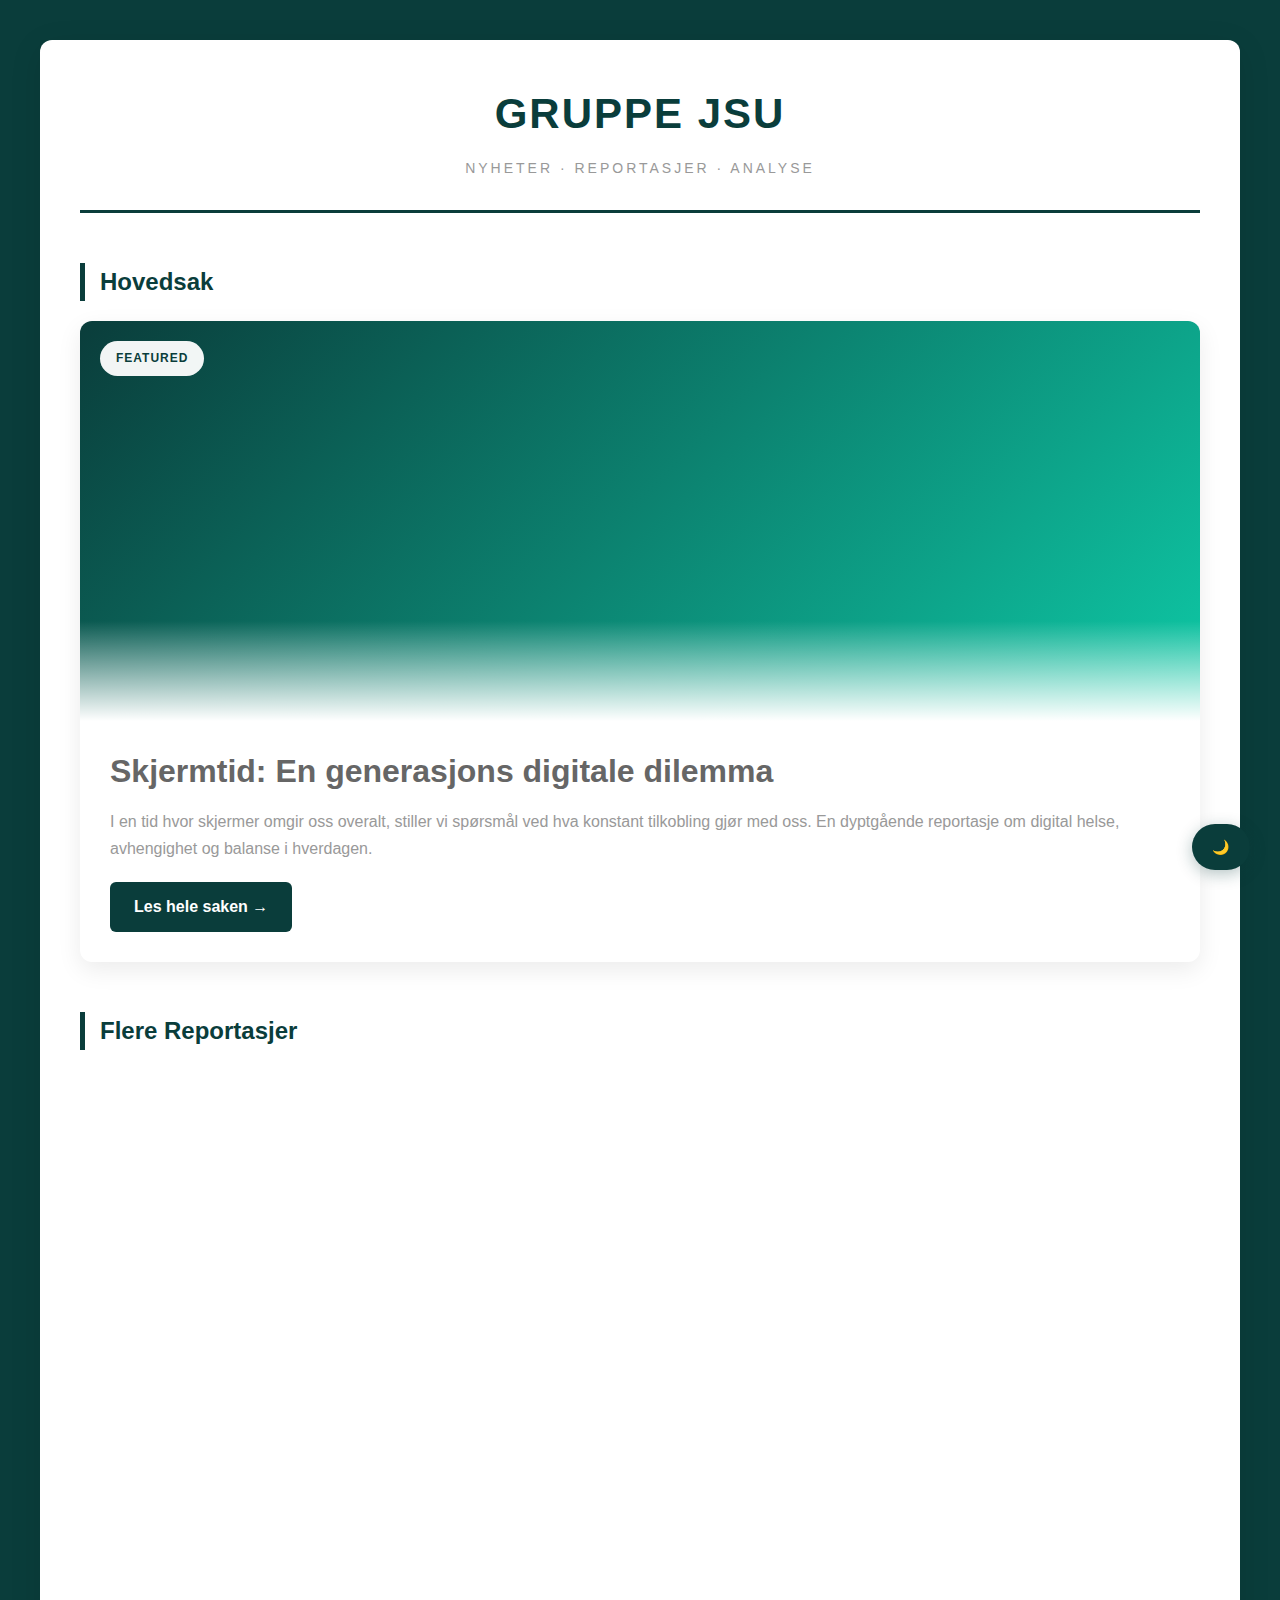
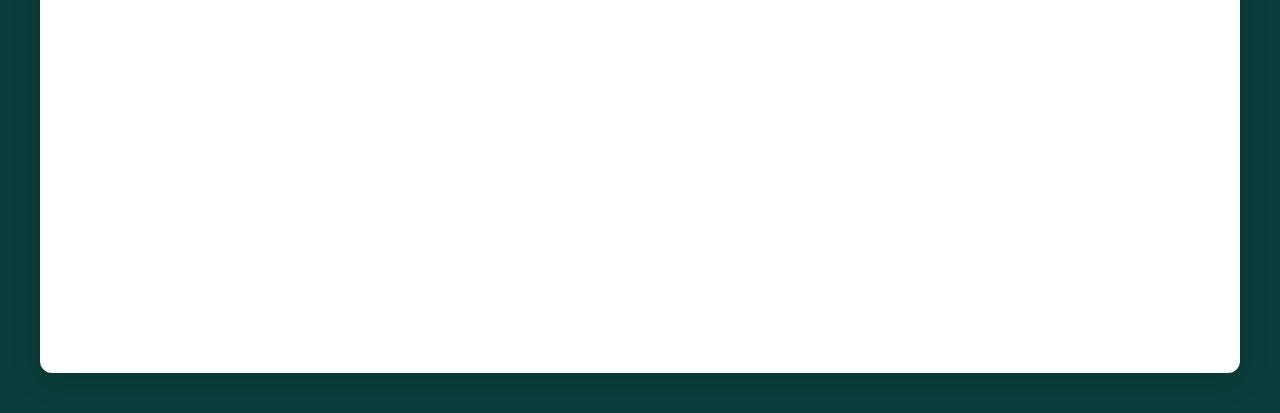
<file: index.html>
<!DOCTYPE html>
<html lang="no">
<head>
  <meta charset="UTF-8" />
  <meta name="viewport" content="width=device-width, initial-scale=1.0" />
  <title>Gruppe JSU – Nyheter og Reportasjer</title>
  <meta name="description" content="Nyheter, reportasjer og artikler fra Gruppe JSU - Vi dekker temaer som teknologi, kultur, samfunn og mer." />
  <link rel="stylesheet" href="styles.css" />
</head>
<body>
  <div class="container">
    <!-- Header -->
    <header class="site-header">
      <h1>GRUPPE JSU</h1>
      <p class="tagline">Nyheter · Reportasjer · Analyse</p>
    </header>

    <main class="main-content">
      <!-- Featured Story -->
      <section class="featured-section">
        <h2 class="section-title">Hovedsak</h2>
        <article class="story featured">
          <a href="stories/skjermtid/skjermtid.html" class="story-link">
            <div class="hero-image">
              <span class="story-badge">Featured</span>
            </div>
            <div class="story-content">
              <h2>Skjermtid: En generasjons digitale dilemma</h2>
              <p class="excerpt">
                I en tid hvor skjermer omgir oss overalt, stiller vi spørsmål ved hva konstant tilkobling gjør med oss. 
                En dyptgående reportasje om digital helse, avhengighet og balanse i hverdagen.
              </p>
              <span class="read-more">Les hele saken →</span>
            </div>
          </a>
        </article>
      </section>

      <!-- Stories Grid -->
      <section class="stories-section">
        <h2 class="section-title">Flere Reportasjer</h2>
        <div class="stories-grid">
          <article class="story card">
            <a href="stories/oya/oya.html" class="story-link">
              <div class="thumb"></div>
              <div class="card-content">
                <h3>Øyafestival Boikott 2025</h3>
                <p class="card-excerpt">
                  Etikk, eierskap og kulturens ansvar. En analyse av boikottdebatten som satte søkelys på festivalens verdier.
                </p>
                <div class="card-meta">
                  <span class="category">Kultur</span>
                  <span class="read-time">8 min lesing</span>
                </div>
              </div>
            </a>
          </article>

          <article class="story card">
            <a href="stories/ghost/ghost.html" class="story-link">
              <div class="thumb"></div>
              <div class="card-content">
                <h3>Ghost Hunting: På jakt etter det overnaturlige</h3>
                <p class="card-excerpt">
                  En reise inn i spøkelsesjakters verden. Hva driver folk til å lete etter det ukjente?
                </p>
                <div class="card-meta">
                  <span class="category">Mysterier</span>
                  <span class="read-time">6 min lesing</span>
                </div>
              </div>
            </a>
          </article>

          <article class="story card">
            <a href="stories/storm/index.html" class="story-link">
              <div class="thumb"></div>
              <div class="card-content">
                <h3>Stormen Amy: Naturens kraft</h3>
                <p class="card-excerpt">
                  En reportasje om ekstremvær og hvordan lokalsamfunn håndterer naturens krefter i en tid med klimaendringer.
                </p>
                <div class="card-meta">
                  <span class="category">Klima</span>
                  <span class="read-time">5 min lesing</span>
                </div>
              </div>
            </a>
          </article>

          <article class="story card">
            <a href="stories/ai/ai.html" class="story-link">
              <div class="thumb"></div>
              <div class="card-content">
                <h3>AI: Fremtidens teknologi i dag</h3>
                <p class="card-excerpt">
                  Kunstig intelligens former vår hverdag på måter vi knapt forstår. En guide til AI i 2025.
                </p>
                <div class="card-meta">
                  <span class="category">Teknologi</span>
                  <span class="read-time">7 min lesing</span>
                </div>
              </div>
            </a>
          </article>
        </div>
      </section>
    </main>
  </div>

  <!-- Mode Toggle Button -->
  <button id="mode-toggle" class="mode-toggle">🌙 Mørk Modus</button>

  <script src="script.js"></script>
</body>
</html>
</file>
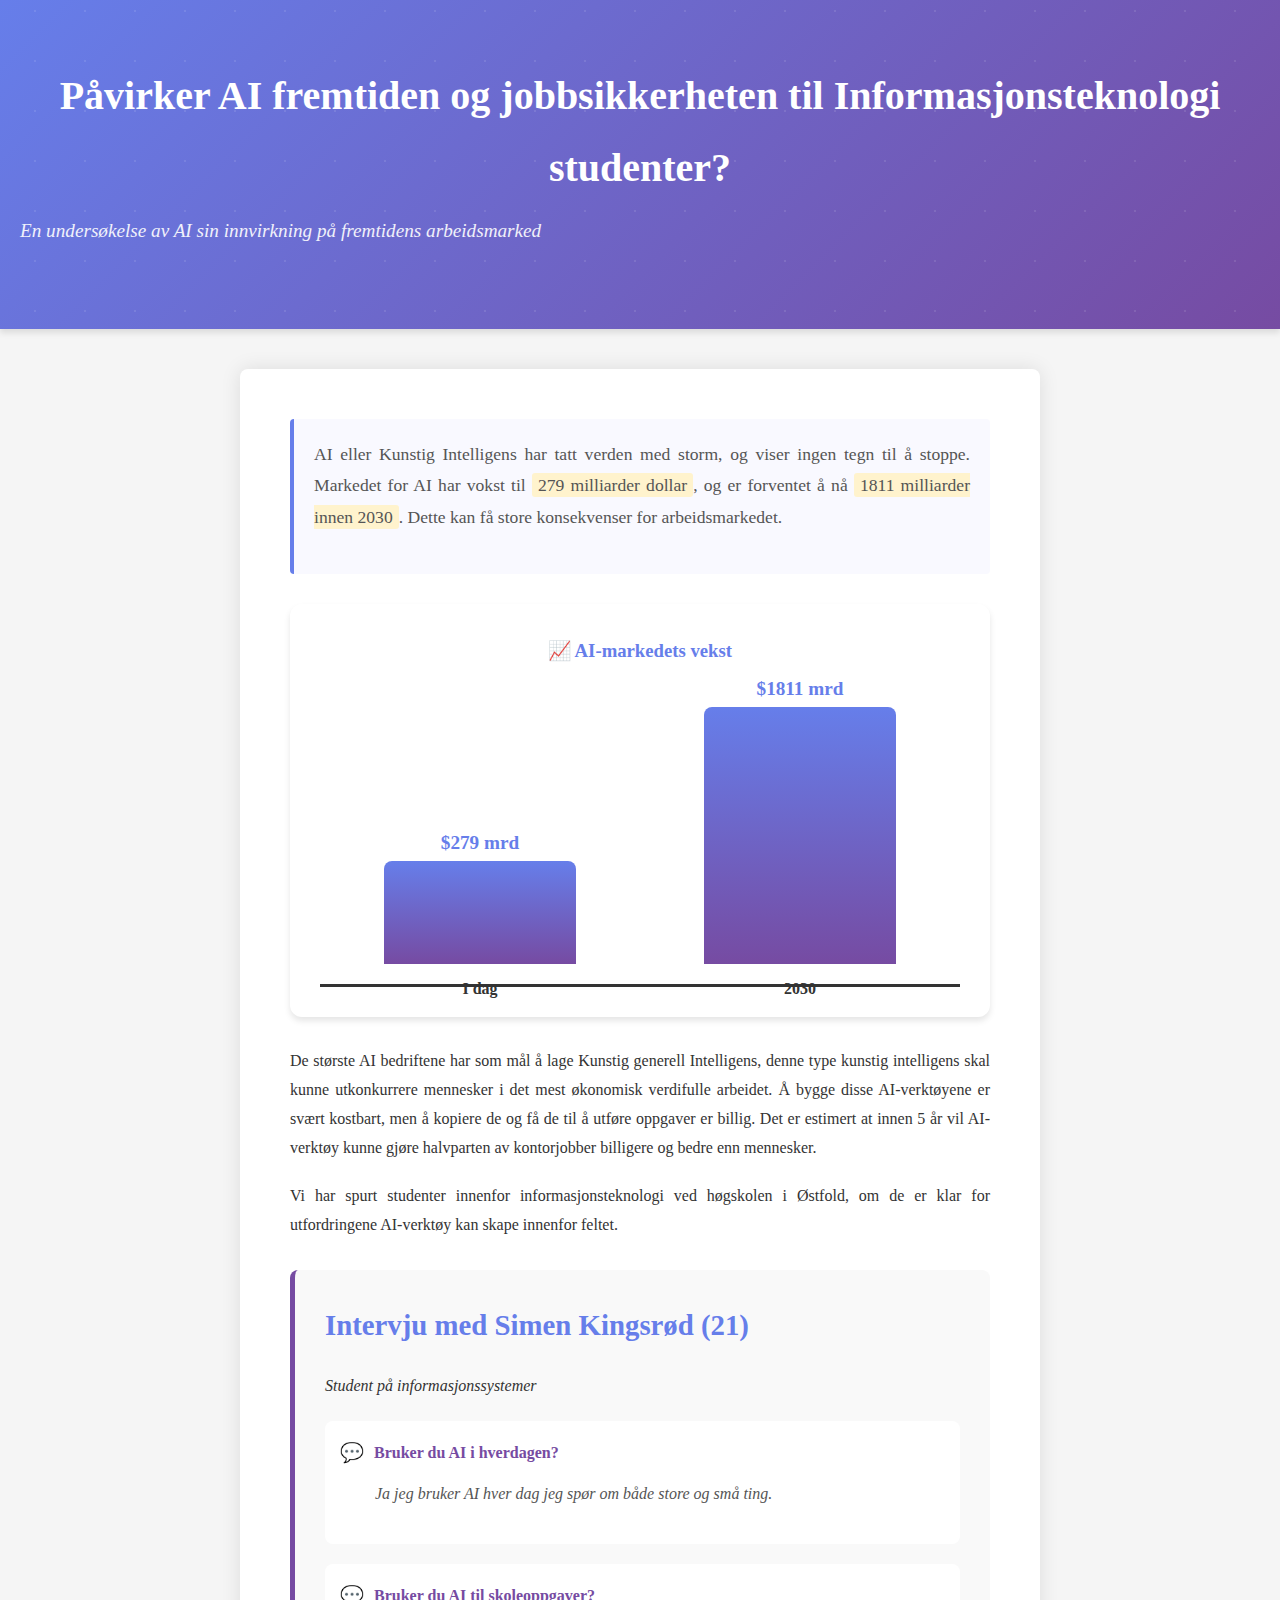
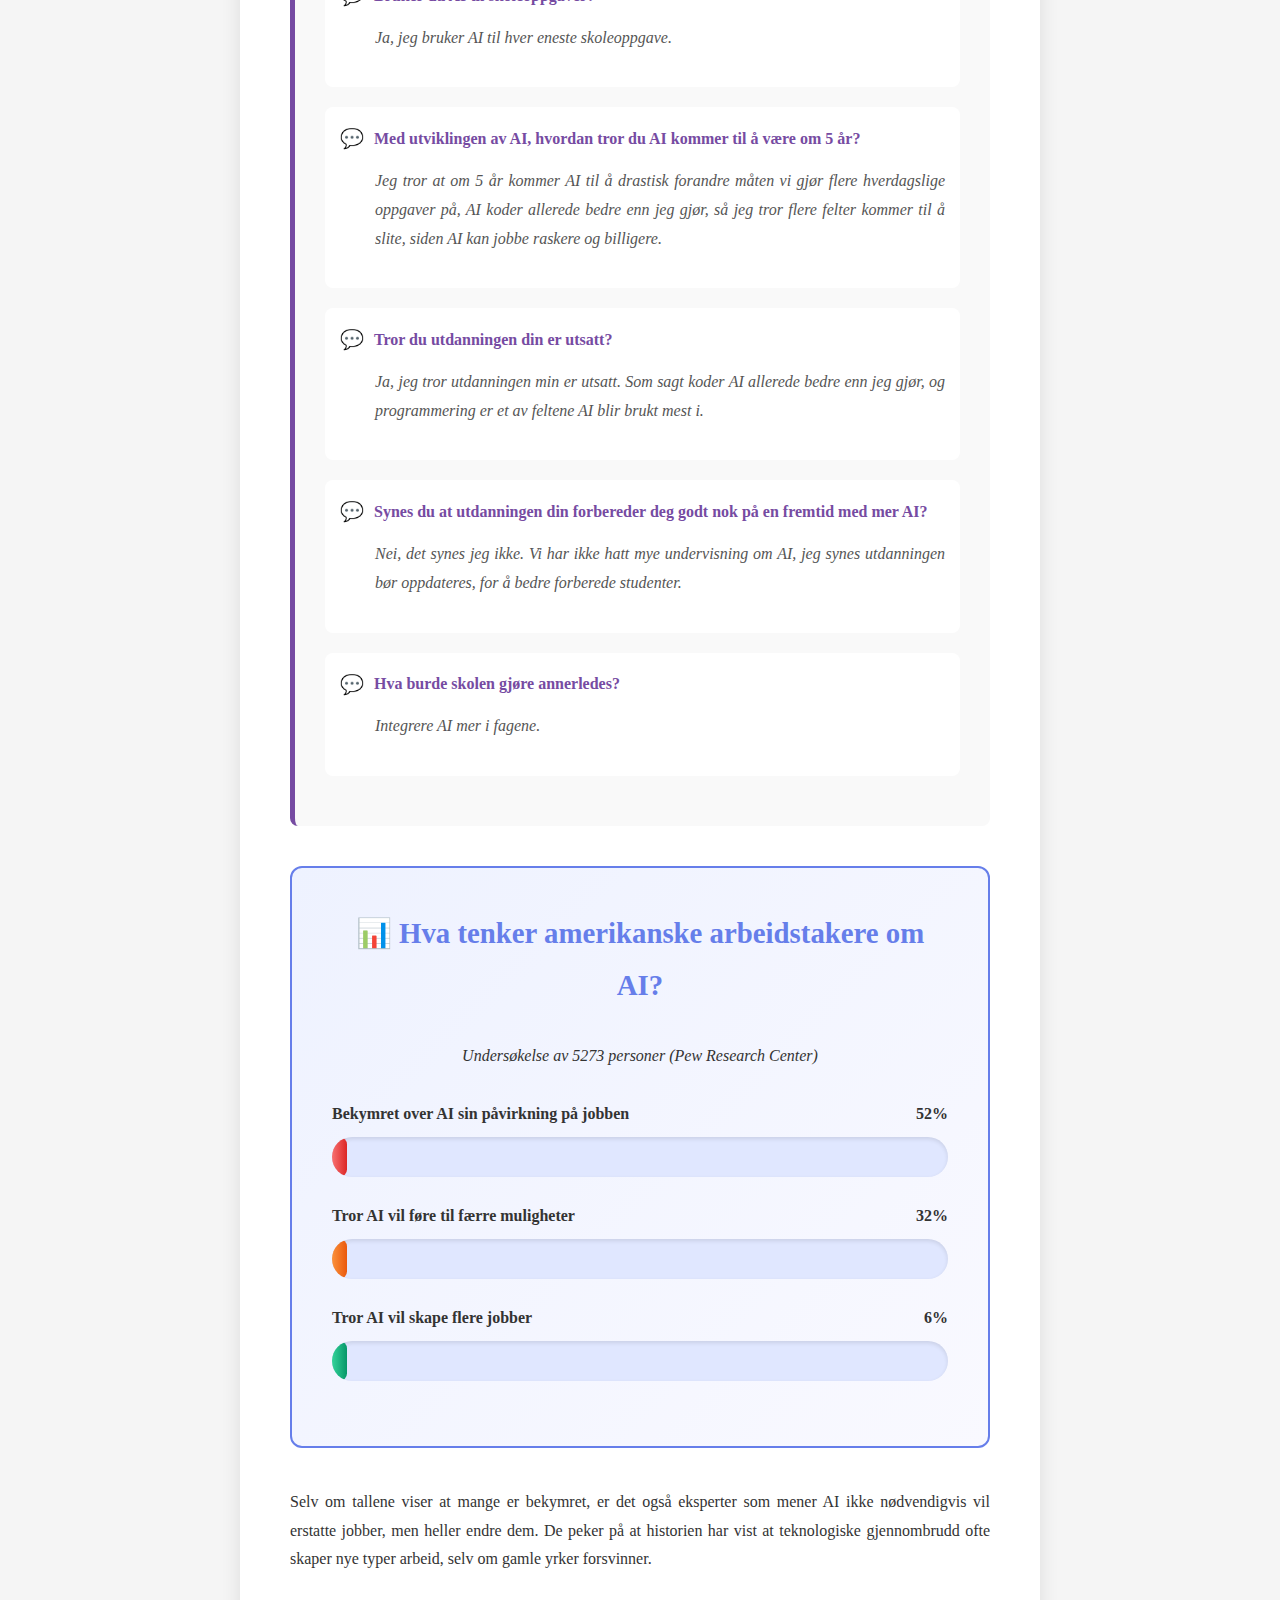
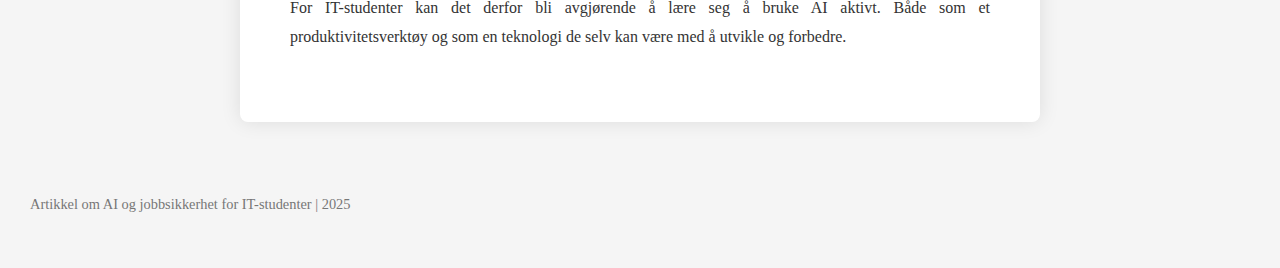
<file: stories/ai/ai.html>
<!DOCTYPE html>
<html lang="no">
<head>
    <meta charset="UTF-8">
    <meta name="viewport" content="width=device-width, initial-scale=1.0">
    <title>AI og Jobbsikkerhet for IT-studenter</title>
    <link rel="stylesheet" href="styles.css">
</head>
<body>
    <header>
        <h1>Påvirker AI fremtiden og jobbsikkerheten til Informasjonsteknologi studenter?</h1>
        <p class="subtitle">En undersøkelse av AI sin innvirkning på fremtidens arbeidsmarked</p>
    </header>

    <div class="container">
        <div class="intro">
            <p>AI eller Kunstig Intelligens har tatt verden med storm, og viser ingen tegn til å stoppe. Markedet for AI har vokst til <span class="highlight">279 milliarder dollar</span>, og er forventet å nå <span class="highlight">1811 milliarder innen 2030</span>. Dette kan få store konsekvenser for arbeidsmarkedet.</p>
        </div>

        <div class="growth-chart">
            <h3>📈 AI-markedets vekst</h3>
            <div class="chart-container">
                <div class="chart-bar" style="height: 40%;">
                    <div class="chart-value">$279 mrd</div>
                    <div class="chart-label">I dag</div>
                </div>
                <div class="chart-bar" style="height: 100%;">
                    <div class="chart-value">$1811 mrd</div>
                    <div class="chart-label">2030</div>
                </div>
            </div>
        </div>

        <p>De største AI bedriftene har som mål å lage Kunstig generell Intelligens, denne type kunstig intelligens skal kunne utkonkurrere mennesker i det mest økonomisk verdifulle arbeidet. Å bygge disse AI-verktøyene er svært kostbart, men å kopiere de og få de til å utføre oppgaver er billig. Det er estimert at innen 5 år vil AI-verktøy kunne gjøre halvparten av kontorjobber billigere og bedre enn mennesker.</p>

        <p>Vi har spurt studenter innenfor informasjonsteknologi ved høgskolen i Østfold, om de er klar for utfordringene AI-verktøy kan skape innenfor feltet.</p>

        <div class="interview">
            <h2>Intervju med Simen Kingsrød (21)</h2>
            <p><em>Student på informasjonssystemer</em></p>

            <div class="qa-item">
                <p class="question">Bruker du AI i hverdagen?</p>
                <p class="answer">Ja jeg bruker AI hver dag jeg spør om både store og små ting.</p>
            </div>

            <div class="qa-item">
                <p class="question">Bruker du AI til skoleoppgaver?</p>
                <p class="answer">Ja, jeg bruker AI til hver eneste skoleoppgave.</p>
            </div>

            <div class="qa-item">
                <p class="question">Med utviklingen av AI, hvordan tror du AI kommer til å være om 5 år?</p>
                <p class="answer">Jeg tror at om 5 år kommer AI til å drastisk forandre måten vi gjør flere hverdagslige oppgaver på, AI koder allerede bedre enn jeg gjør, så jeg tror flere felter kommer til å slite, siden AI kan jobbe raskere og billigere.</p>
            </div>

            <div class="qa-item">
                <p class="question">Tror du utdanningen din er utsatt?</p>
                <p class="answer">Ja, jeg tror utdanningen min er utsatt. Som sagt koder AI allerede bedre enn jeg gjør, og programmering er et av feltene AI blir brukt mest i.</p>
            </div>

            <div class="qa-item">
                <p class="question">Synes du at utdanningen din forbereder deg godt nok på en fremtid med mer AI?</p>
                <p class="answer">Nei, det synes jeg ikke. Vi har ikke hatt mye undervisning om AI, jeg synes utdanningen bør oppdateres, for å bedre forberede studenter.</p>
            </div>

            <div class="qa-item">
                <p class="question">Hva burde skolen gjøre annerledes?</p>
                <p class="answer">Integrere AI mer i fagene.</p>
            </div>
        </div>

        <div class="stats">
            <h3>📊 Hva tenker amerikanske arbeidstakere om AI?</h3>
            <p style="text-align: center; margin-bottom: 30px;"><em>Undersøkelse av 5273 personer (Pew Research Center)</em></p>
            
            <div class="stat-bar">
                <div class="stat-label">
                    <span>Bekymret over AI sin påvirkning på jobben</span>
                    <span>52%</span>
                </div>
                <div class="bar-container">
                    <div class="bar-fill concerned" data-width="52%">52%</div>
                </div>
            </div>

            <div class="stat-bar">
                <div class="stat-label">
                    <span>Tror AI vil føre til færre muligheter</span>
                    <span>32%</span>
                </div>
                <div class="bar-container">
                    <div class="bar-fill fewer-opportunities" data-width="32%">32%</div>
                </div>
            </div>

            <div class="stat-bar">
                <div class="stat-label">
                    <span>Tror AI vil skape flere jobber</span>
                    <span>6%</span>
                </div>
                <div class="bar-container">
                    <div class="bar-fill more-jobs" data-width="6%">6%</div>
                </div>
            </div>
        </div>

        <p>Selv om tallene viser at mange er bekymret, er det også eksperter som mener AI ikke nødvendigvis vil erstatte jobber, men heller endre dem. De peker på at historien har vist at teknologiske gjennombrudd ofte skaper nye typer arbeid, selv om gamle yrker forsvinner.</p>

        <p>For IT-studenter kan det derfor bli avgjørende å lære seg å bruke AI aktivt. Både som et produktivitetsverktøy og som en teknologi de selv kan være med å utvikle og forbedre.</p>
    </div>

    <div class="scroll-indicator" onclick="scrollToTop()">↑</div>

    <footer>
        <p>Artikkel om AI og jobbsikkerhet for IT-studenter | 2025</p>
    </footer>

    <script>
          //  Animate bars on scroll
    const observerOptions = {
        threshold: 0.3
    };

    const observer = new IntersectionObserver((entries) => {
        entries.forEach(entry => {
            if (entry.isIntersecting) {
                const bars = entry.target.querySelectorAll('.bar-fill');
                bars.forEach(bar => {
                    const width = bar.getAttribute('data-width');
                    setTimeout(() => {
                        bar.style.width = width;
                    }, 100);
                });
                observer.unobserve(entry.target);
            }
        });
    }, observerOptions);

    const statsSection = document.querySelector('.stats');
    if (statsSection) {
        observer.observe(statsSection);
    }

    // Scroll to top button
    const scrollIndicator = document.querySelector('.scroll-indicator');
    window.addEventListener('scroll', () => {
        if (window.pageYOffset > 300) {
            scrollIndicator.classList.add('visible');
        } else {
            scrollIndicator.classList.remove('visible');
        }
    });

    function scrollToTop() {
        window.scrollTo({
            top: 0,
            behavior: 'smooth'
        });
    }

    // Add hover effects to QA items
    const qaItems = document.querySelectorAll('.qa-item');
    qaItems.forEach(item => {
        item.addEventListener('click', function() {
            this.style.background = '#eef2ff';
            setTimeout(() => {
                this.style.background = 'white';
            }, 300);
        });
    });
    </script>
</body>
</html>
</file>
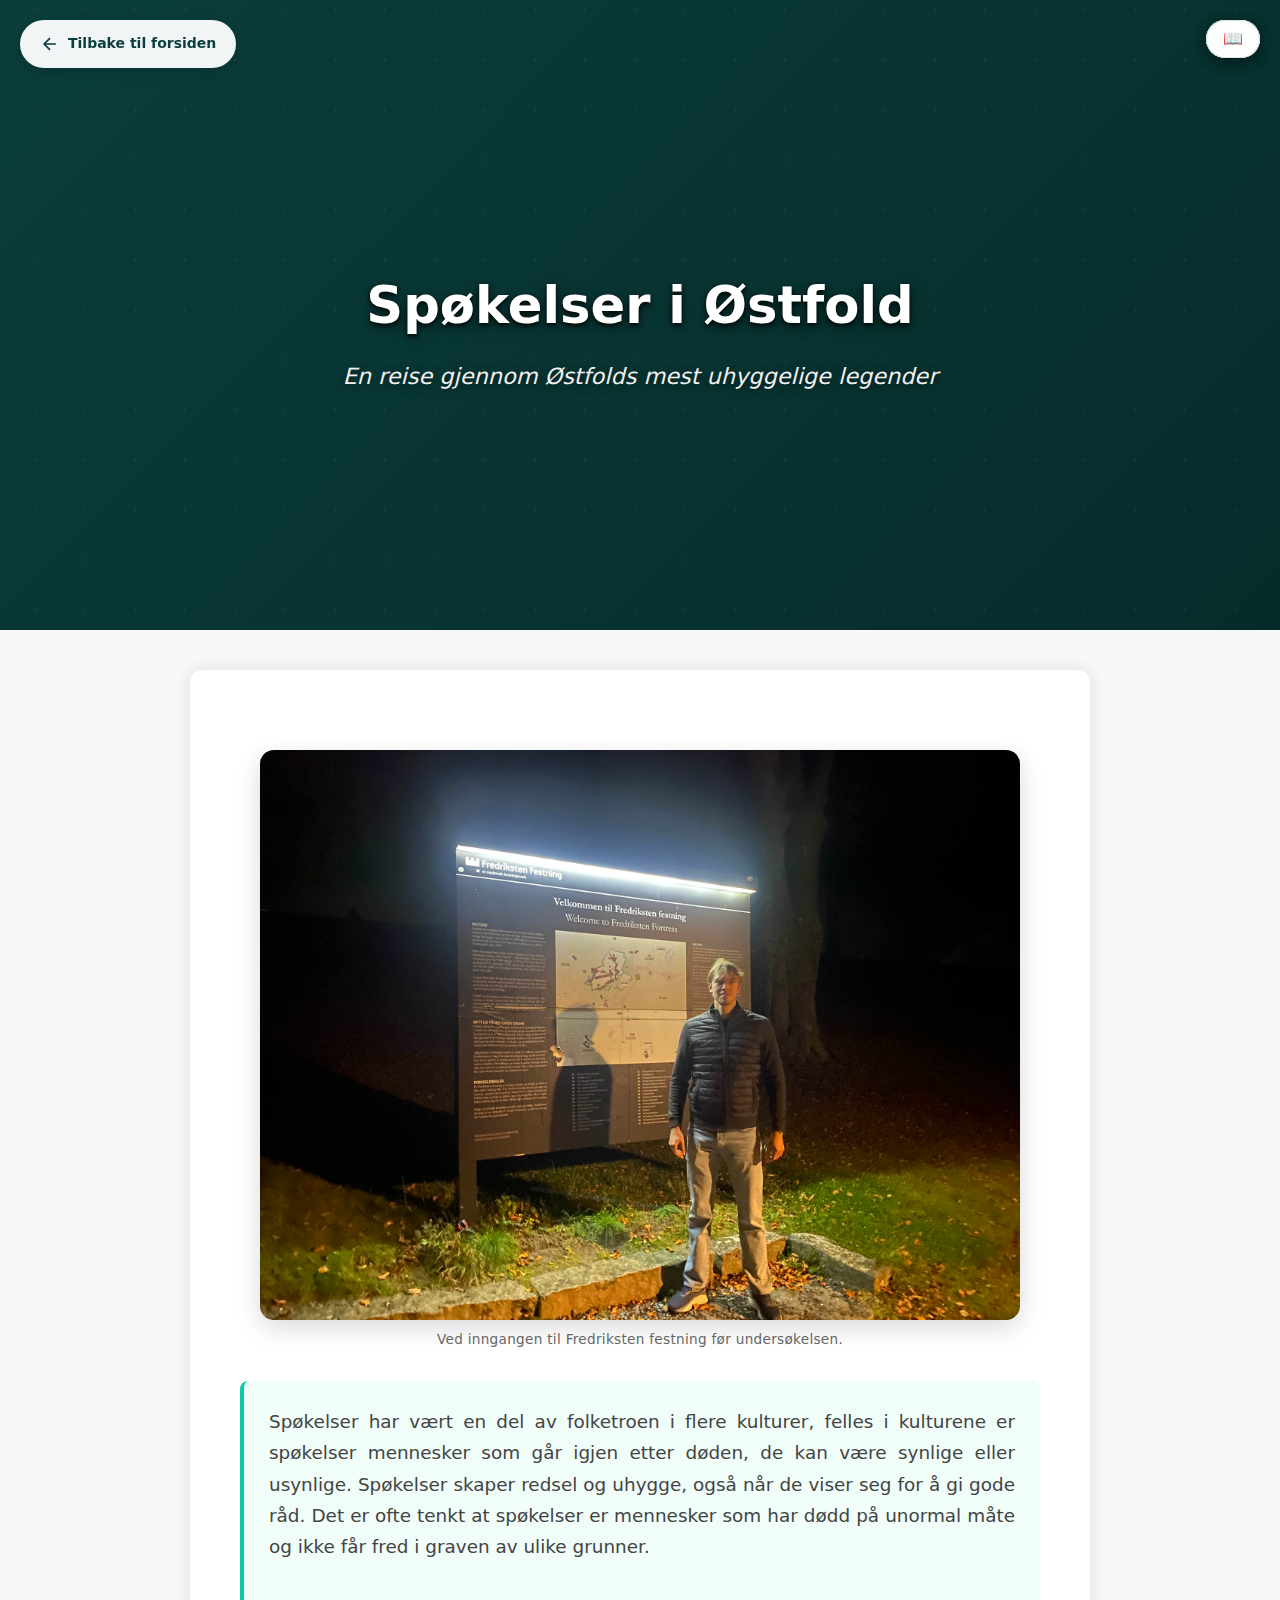
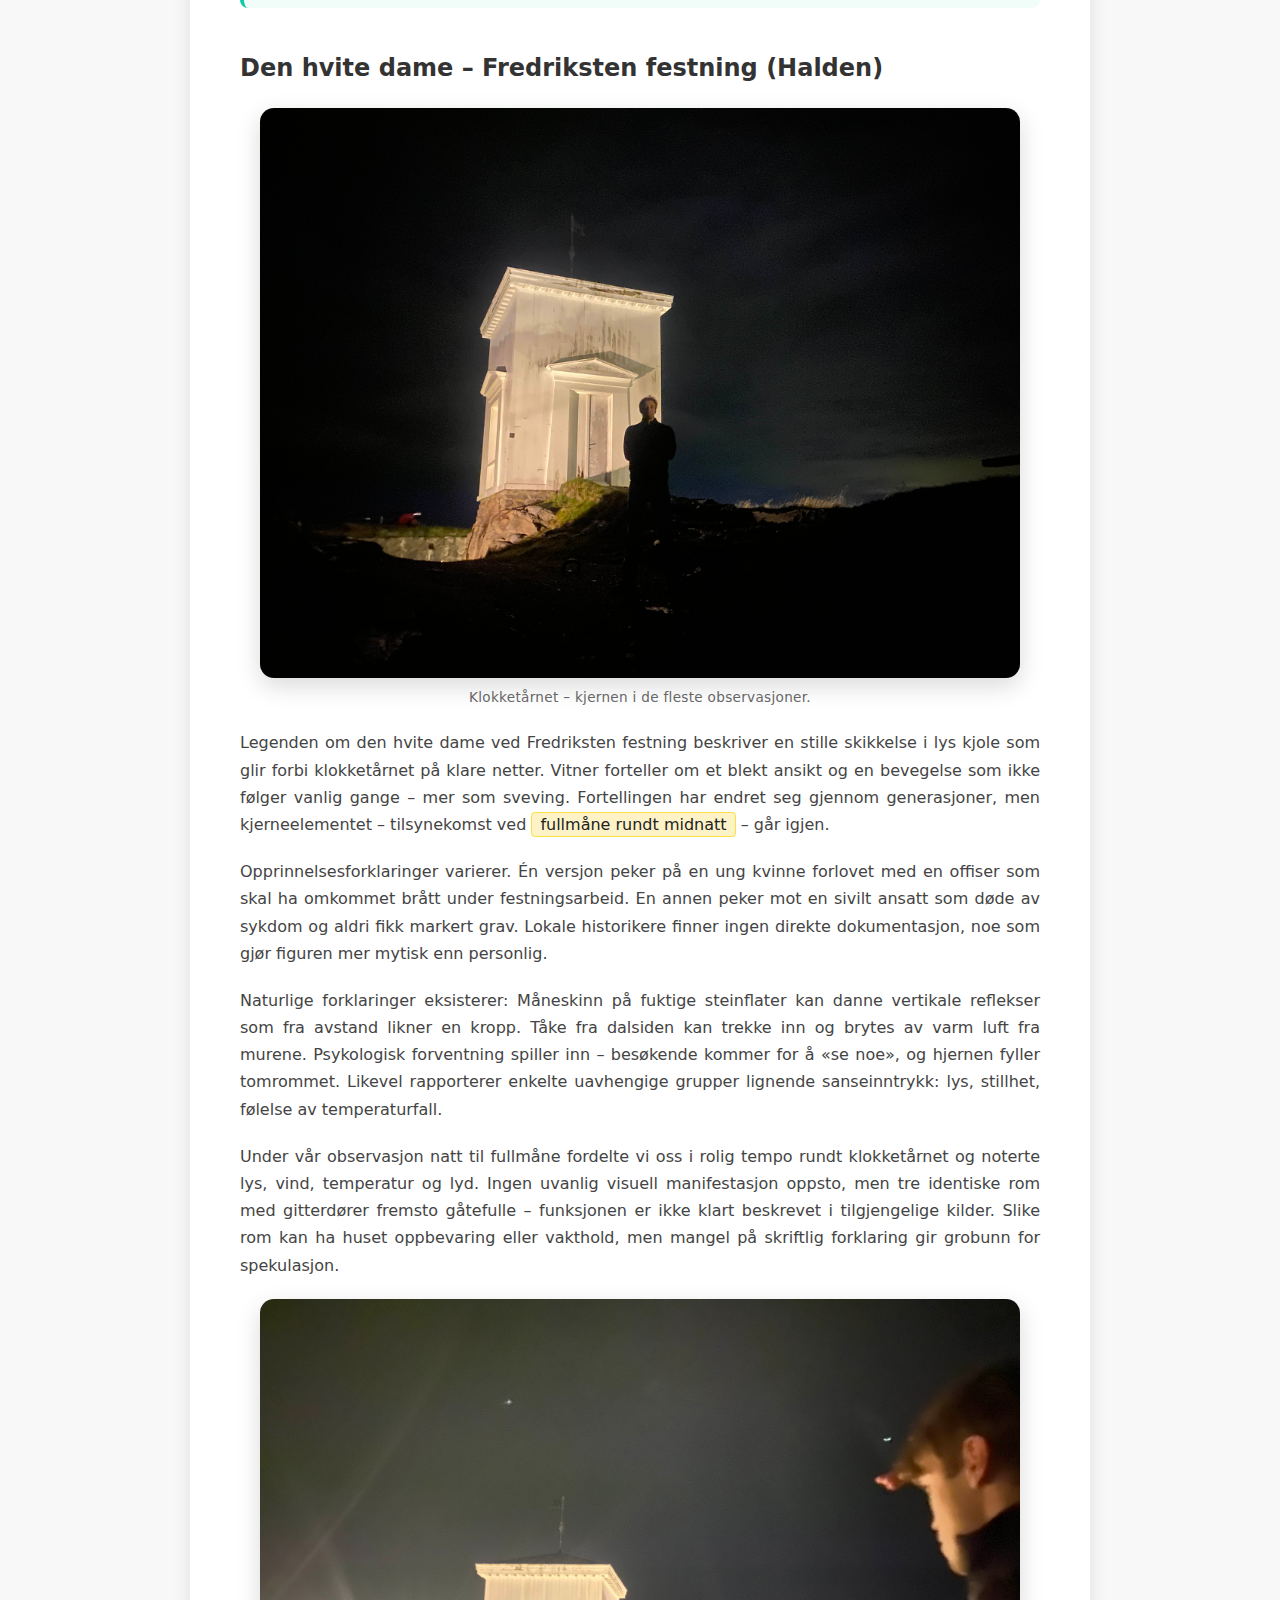
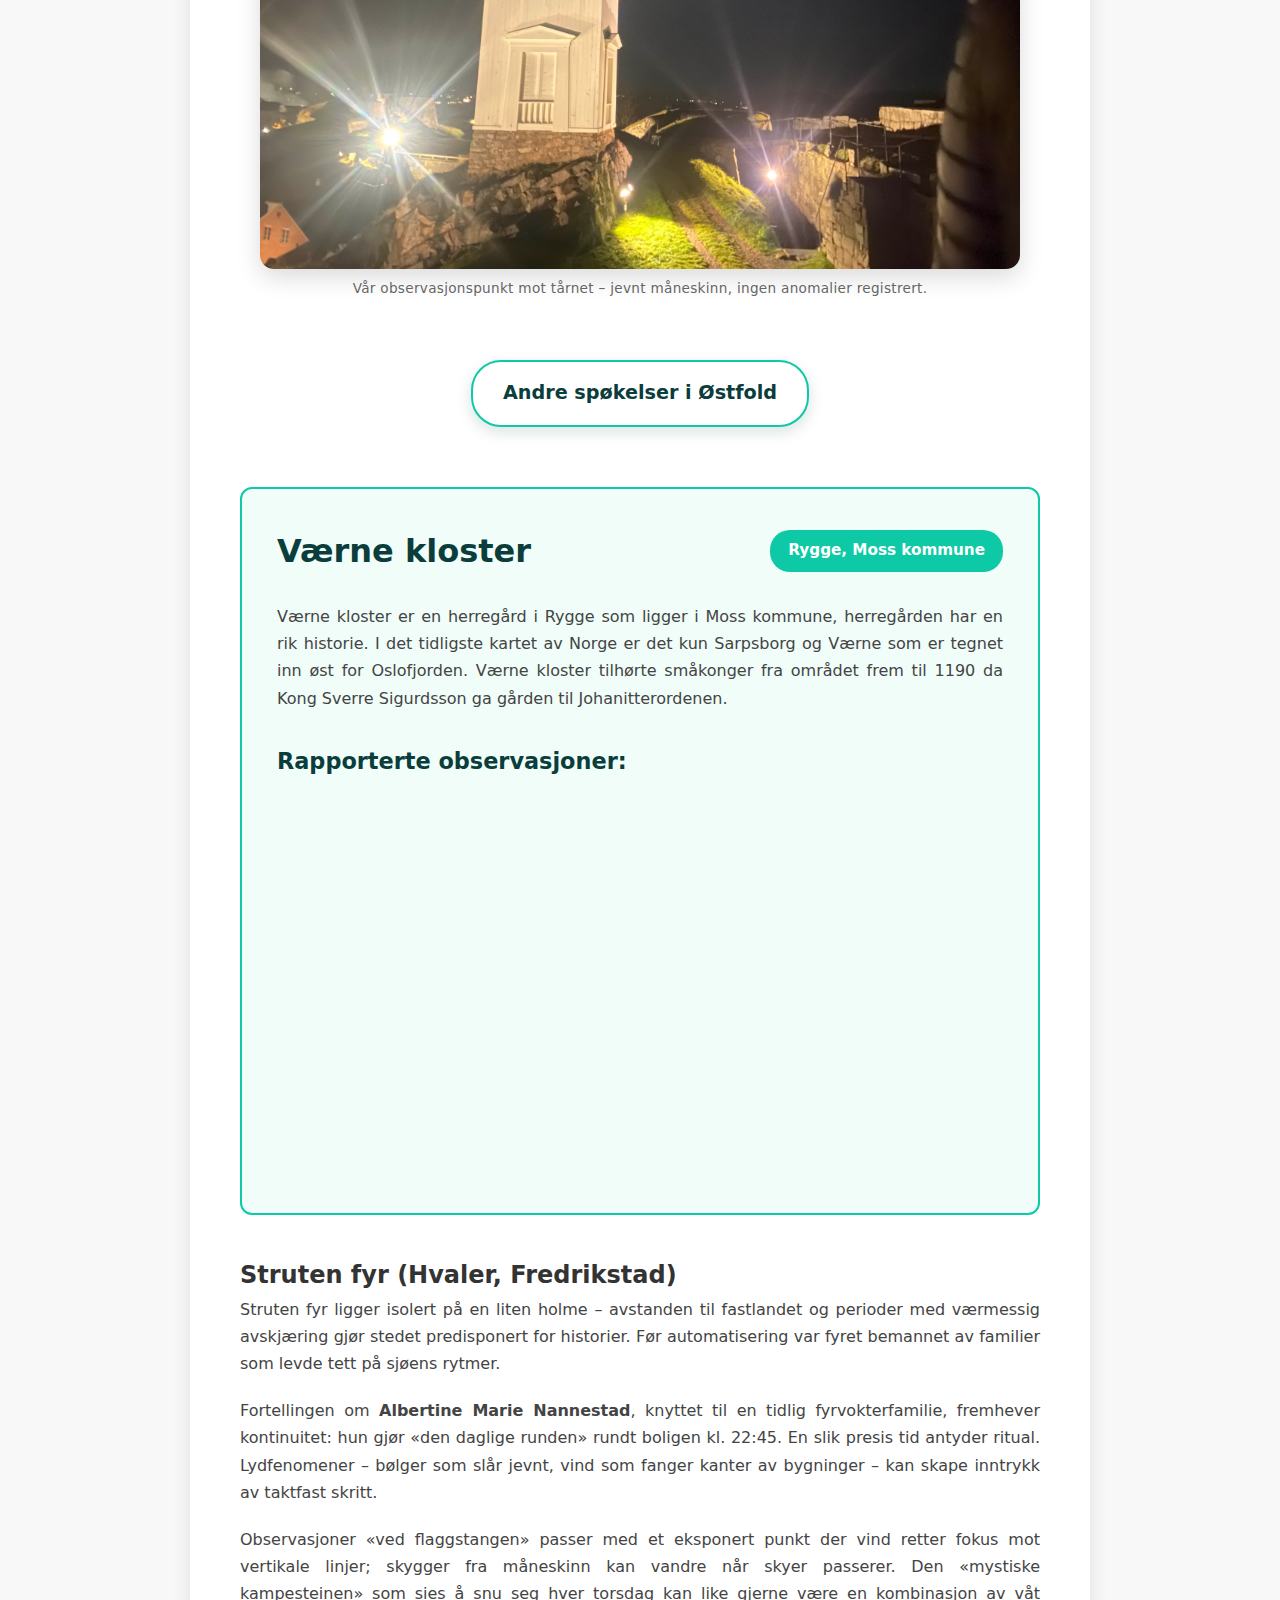
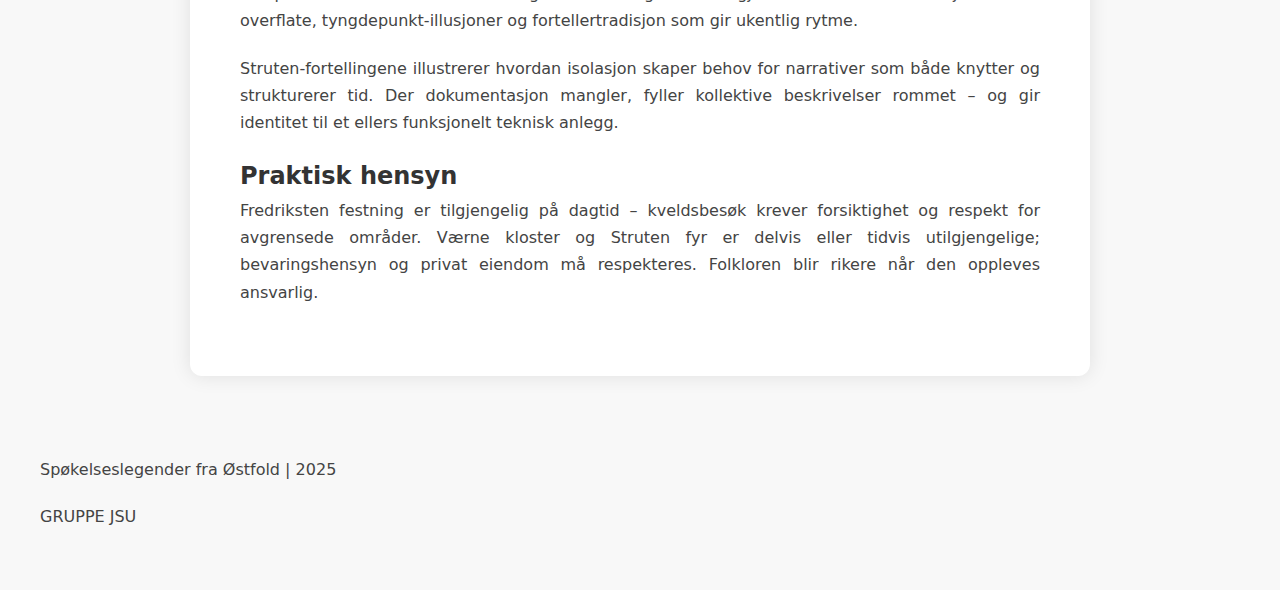
<file: stories/ghost/ghost.html>
<!DOCTYPE html>
<html lang="no">
<head>
    <meta charset="UTF-8">
    <meta name="viewport" content="width=device-width, initial-scale=1.0">
    <title>Spøkelser i Østfold - Den hvite dame og andre legender</title>
    <link rel="stylesheet" href="styles.css">
</head>
<body>
    <!-- Back to Home Button -->
    <a href="../../index.html" class="back-to-home">
        <svg width="20" height="20" viewBox="0 0 24 24" fill="none" stroke="currentColor" stroke-width="2">
            <path d="M19 12H5M12 19l-7-7 7-7"/>
        </svg>
        Tilbake til forsiden
    </a>

    <!-- Dark mode toggle (icon-only) and additional controls -->
    <div class="top-controls">
        <button id="mode-toggle" class="mode-toggle" aria-label="Bytt mørk/lys modus">🌙</button>
        <button id="audio-toggle" class="mode-toggle audio-toggle" aria-pressed="false" aria-label="Ambientlyd på/av">🔈</button>
        <button id="reader-toggle" class="mode-toggle reader-toggle" aria-pressed="false" aria-label="Lesemodus">📖</button>
    </div>

    <!-- Reading progress bar -->
    <div id="progress" aria-hidden="true"></div>
    
    <!-- Hero Section -->
    <section class="hero-section">
        <div class="hero-content">
            <h1 class="hero-title">Spøkelser i Østfold</h1>
            <p class="hero-subtitle">En reise gjennom Østfolds mest uhyggelige legender</p>
        </div>
    </section>

    <div class="container">
        <!-- Øverst bilde (1.jpg) ved skiltet til Fredriksten festning -->
        <figure class="story-figure">
            <img src="1.jpg" alt="Person ved skiltet til Fredriksten festning" loading="lazy">
            <figcaption>Ved inngangen til Fredriksten festning før undersøkelsen.</figcaption>
        </figure>
        <div class="intro">
            <p>Spøkelser har vært en del av folketroen i flere kulturer, felles i kulturene er spøkelser mennesker som går igjen etter døden, de kan være synlige eller usynlige. Spøkelser skaper redsel og uhygge, også når de viser seg for å gi gode råd. Det er ofte tenkt at spøkelser er mennesker som har dødd på unormal måte og ikke får fred i graven av ulike grunner.</p>
        </div>

        <section class="legend-section" id="hvite-dame">
            <h2>Den hvite dame – Fredriksten festning (Halden)</h2>
            <figure class="story-figure inline">
                <img src="2.jpg" alt="Person foran klokketårnet på Fredriksten festning" loading="lazy">
                <figcaption>Klokketårnet – kjernen i de fleste observasjoner.</figcaption>
            </figure>
            <p>Legenden om den hvite dame ved Fredriksten festning beskriver en stille skikkelse i lys kjole som glir forbi klokketårnet på klare netter. Vitner forteller om et blekt ansikt og en bevegelse som ikke følger vanlig gange – mer som sveving. Fortellingen har endret seg gjennom generasjoner, men kjerneelementet – tilsynekomst ved <span class="highlight">fullmåne rundt midnatt</span> – går igjen.</p>
            <p>Opprinnelsesforklaringer varierer. Én versjon peker på en ung kvinne forlovet med en offiser som skal ha omkommet brått under festningsarbeid. En annen peker mot en sivilt ansatt som døde av sykdom og aldri fikk markert grav. Lokale historikere finner ingen direkte dokumentasjon, noe som gjør figuren mer mytisk enn personlig.</p>
            <p>Naturlige forklaringer eksisterer: Måneskinn på fuktige steinflater kan danne vertikale reflekser som fra avstand likner en kropp. Tåke fra dalsiden kan trekke inn og brytes av varm luft fra murene. Psykologisk forventning spiller inn – besøkende kommer for å «se noe», og hjernen fyller tomrommet. Likevel rapporterer enkelte uavhengige grupper lignende sanseinntrykk: lys, stillhet, følelse av temperaturfall.</p>
            <p>Under vår observasjon natt til fullmåne fordelte vi oss i rolig tempo rundt klokketårnet og noterte lys, vind, temperatur og lyd. Ingen uvanlig visuell manifestasjon oppsto, men tre identiske rom med gitterdører fremsto gåtefulle – funksjonen er ikke klart beskrevet i tilgjengelige kilder. Slike rom kan ha huset oppbevaring eller vakthold, men mangel på skriftlig forklaring gir grobunn for spekulasjon.</p>
            <figure class="story-figure inline">
                <img src="3.jpg" alt="Utsikt mot klokketårnet på festningen" loading="lazy">
                <figcaption>Vår observasjonspunkt mot tårnet – jevnt måneskinn, ingen anomalier registrert.</figcaption>
            </figure>
        </section>

        <div class="divider">
            <span>Andre spøkelser i Østfold</span>
        </div>

        <div class="legend-card">
            <div class="card-header">
                <h2>Værne kloster</h2>
                <div class="location">Rygge, Moss kommune</div>
            </div>

            <p>Værne kloster er en herregård i Rygge som ligger i Moss kommune, herregården har en rik historie. I det tidligste kartet av Norge er det kun Sarpsborg og Værne som er tegnet inn øst for Oslofjorden. Værne kloster tilhørte småkonger fra området frem til 1190 da Kong Sverre Sigurdsson ga gården til Johanitterordenen.</p>

            <div class="ghost-sightings">
                <h3>Rapporterte observasjoner:</h3>
                
                <div class="sighting">
                    <div class="sighting-icon"></div>
                    <div class="sighting-content">
                        <h4>Dødshestene</h4>
                        <p>To svarte hester har ved flere anledninger vist seg på tunet som et dødsvarsel.</p>
                    </div>
                </div>

                <div class="sighting">
                    <div class="sighting-icon"></div>
                    <div class="sighting-content">
                        <h4>De tause mennene</h4>
                        <p>En rekke med menn som går gjennom innkjørselen til gården, uten å si et ord før de plutselig forsvinner.</p>
                    </div>
                </div>
            </div>
        </div>

        <section class="legend-section" id="struten-fyr">
            <h2>Struten fyr (Hvaler, Fredrikstad)</h2>
            <p>Struten fyr ligger isolert på en liten holme – avstanden til fastlandet og perioder med værmessig avskjæring gjør stedet predisponert for historier. Før automatisering var fyret bemannet av familier som levde tett på sjøens rytmer.</p>
            <p>Fortellingen om <strong>Albertine Marie Nannestad</strong>, knyttet til en tidlig fyrvokterfamilie, fremhever kontinuitet: hun gjør «den daglige runden» rundt boligen kl. 22:45. En slik presis tid antyder ritual. Lydfenomener – bølger som slår jevnt, vind som fanger kanter av bygninger – kan skape inntrykk av taktfast skritt.</p>
            <p>Observasjoner «ved flaggstangen» passer med et eksponert punkt der vind retter fokus mot vertikale linjer; skygger fra måneskinn kan vandre når skyer passerer. Den «mystiske kampesteinen» som sies å snu seg hver torsdag kan like gjerne være en kombinasjon av våt overflate, tyngdepunkt-illusjoner og fortellertradisjon som gir ukentlig rytme.</p>
            <p>Struten-fortellingene illustrerer hvordan isolasjon skaper behov for narrativer som både knytter og strukturerer tid. Der dokumentasjon mangler, fyller kollektive beskrivelser rommet – og gir identitet til et ellers funksjonelt teknisk anlegg.</p>
        </section>

        <section class="legend-section" id="praktisk">
            <h2>Praktisk hensyn</h2>
            <p>Fredriksten festning er tilgjengelig på dagtid – kveldsbesøk krever forsiktighet og respekt for avgrensede områder. Værne kloster og Struten fyr er delvis eller tidvis utilgjengelige; bevaringshensyn og privat eiendom må respekteres. Folkloren blir rikere når den oppleves ansvarlig.</p>
        </section>

    </div> <!-- .container -->

    <footer>
        <p>Spøkelseslegender fra Østfold | 2025</p>
        <p> GRUPPE JSU </p>
    </footer>

    <script src="script.js"></script>
</body>
</html>
</file>
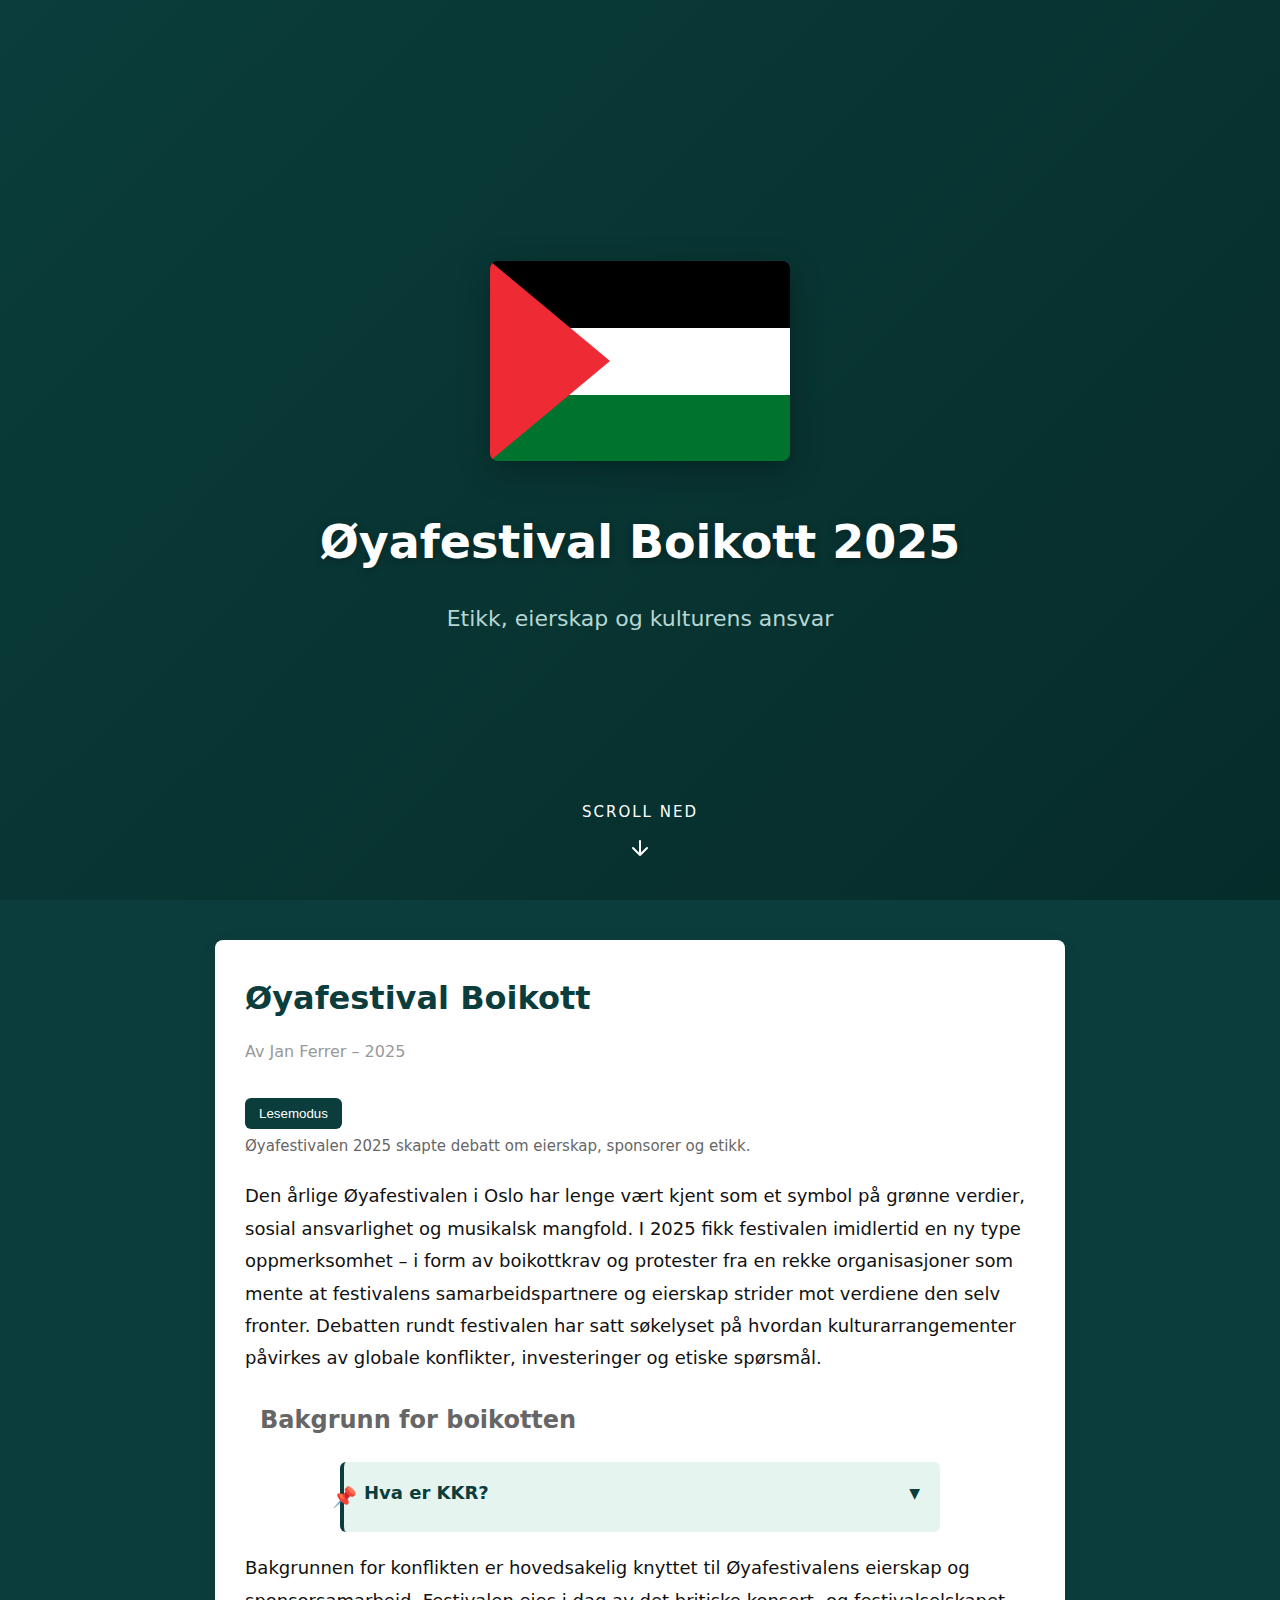
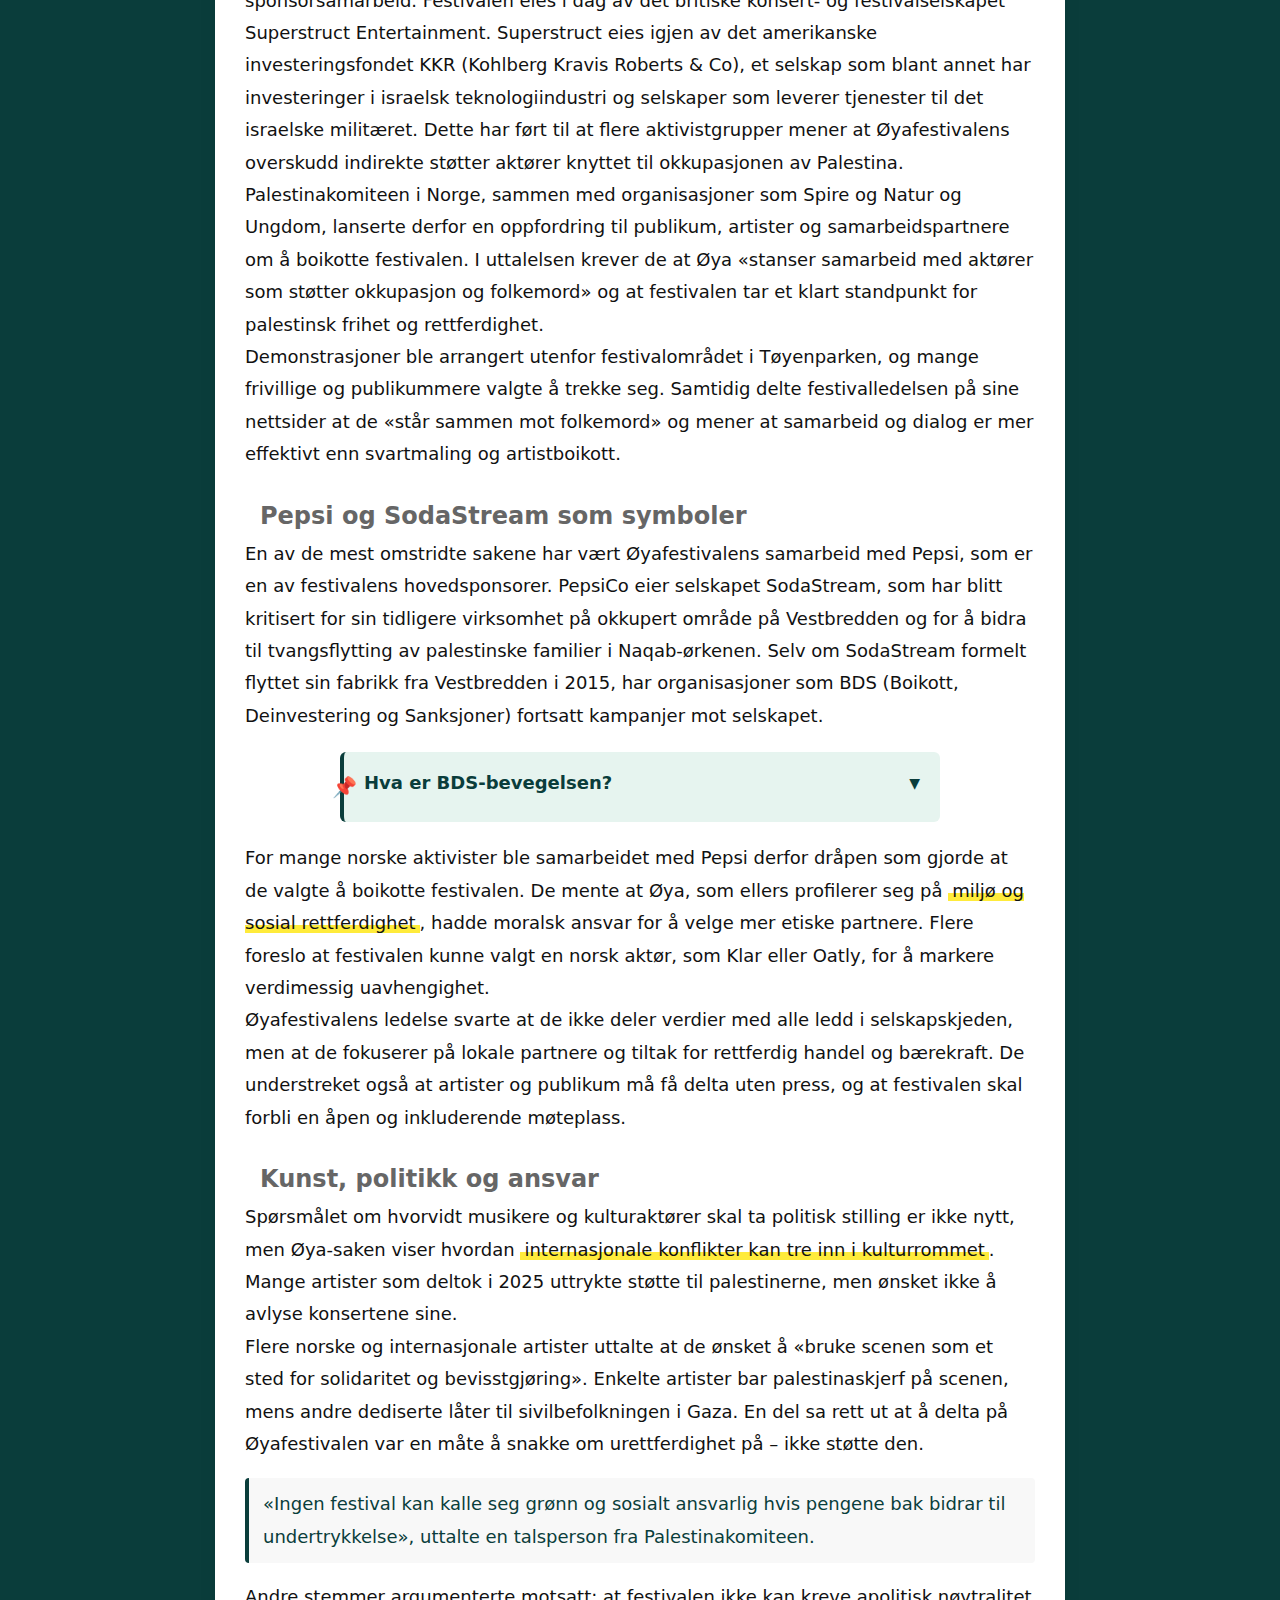
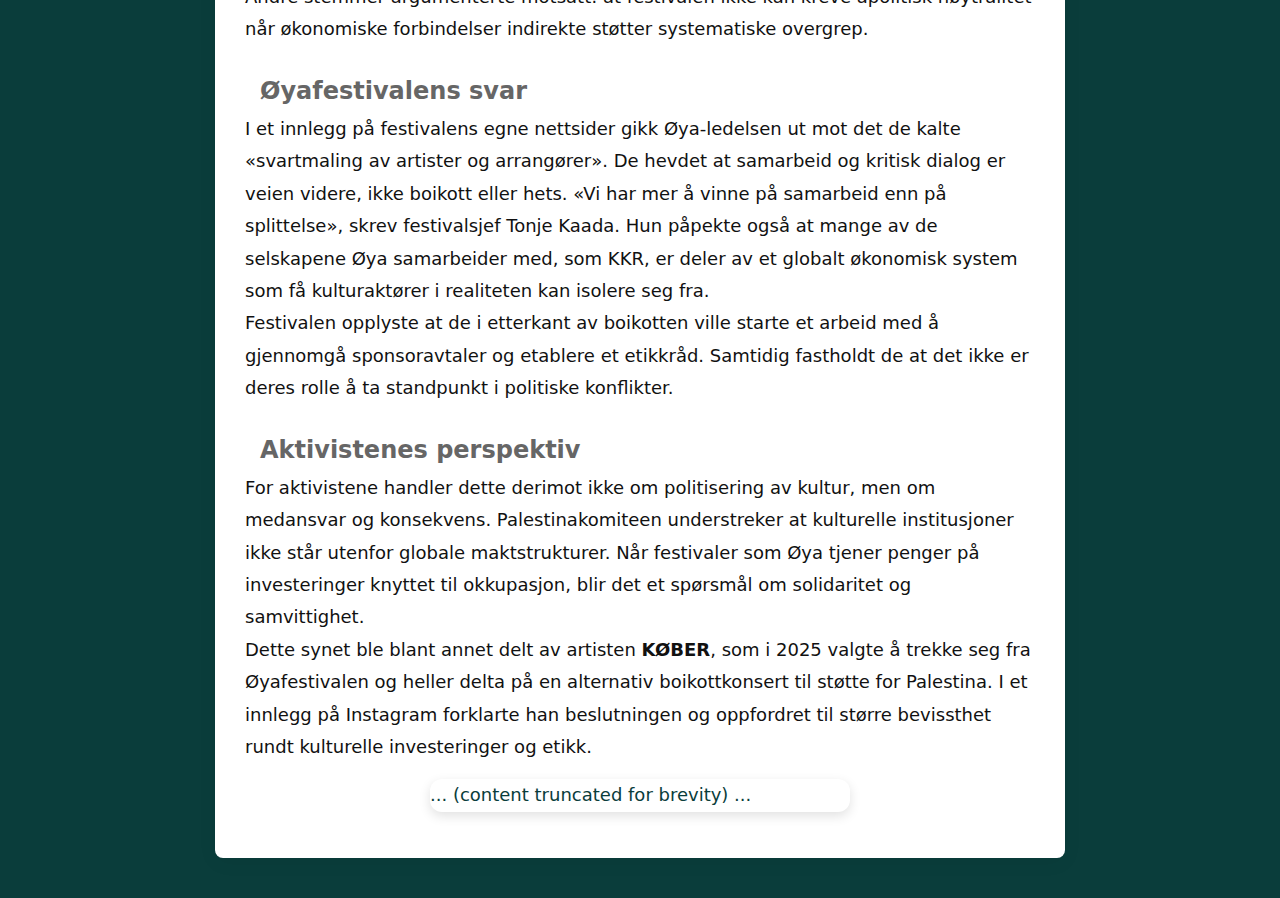
<file: stories/oya/oya.fixed.html>
<!doctype html>
<html lang="no">
<head>
  <meta charset="utf-8">
  <meta name="viewport" content="width=device-width, initial-scale=1">
  <title>Øyafestival Boikott – Etikk, eierskap og kulturens ansvar</title>
  <meta name="description" content="Boikottdebatten rundt Øyafestivalen i 2025 satte søkelys på etikk, eierskap og ansvar i kulturfeltet.">
  <link rel="stylesheet" href="styles.css">
  <style>
    /* Ekstra styling for Instagram-embed */
    .instagram-media {
      margin: 16px auto !important;
      border-radius: 12px !important;
      box-shadow: 0 4px 12px rgba(0,0,0,0.12) !important;
      max-width: clamp(300px, 85vw, 420px) !important;
      width: 100% !important;
      transition: transform .3s ease, box-shadow .3s ease;
    }
    .instagram-media:hover {
      transform: translateY(-4px);
      box-shadow: 0 8px 20px rgba(0,0,0,0.18) !important;
    }
    @media (max-width: 480px) {
      .instagram-media { margin: 12px auto !important; }
    }
    @media (prefers-reduced-motion: reduce) {
      .instagram-media { transition: none; }
      .instagram-media:hover { transform: none; box-shadow: 0 4px 12px rgba(0,0,0,0.12) !important; }
    }
  </style>
</head>
<body>

  <!-- Hero Section with Palestinian Flag -->
  <div class="hero-section" id="hero">
    <div class="flag-container">
      <div class="palestine-flag">
        <div class="flag-stripe black"></div>
        <div class="flag-stripe white"></div>
        <div class="flag-stripe green"></div>
        <div class="flag-triangle"></div>
      </div>
      <h2 class="hero-title">Øyafestival Boikott 2025</h2>
      <p class="hero-subtitle">Etikk, eierskap og kulturens ansvar</p>
    </div>
    <div class="scroll-indicator">
      <span>Scroll ned</span>
      <svg width="24" height="24" viewBox="0 0 24 24" fill="none" xmlns="http://www.w3.org/2000/svg">
        <path d="M12 5V19M12 19L19 12M12 19L5 12" stroke="white" stroke-width="2" stroke-linecap="round" stroke-linejoin="round"/>
      </svg>
    </div>
  </div>

  <main class="container" id="main">
    <article>
      <header>
        <h1>Øyafestival Boikott</h1>
        <p class="byline">Av Jan Ferrer – 2025</p>
        <button id="toggle-mode">Lese­modus</button>
      </header>

      <figure>
        <figcaption>Øyafestivalen 2025 skapte debatt om eierskap, sponsorer og etikk.</figcaption>
      </figure>

      <p>Den årlige Øyafestivalen i Oslo har lenge vært kjent som et symbol på grønne verdier, sosial ansvarlighet og musikalsk mangfold. I 2025 fikk festivalen imidlertid en ny type oppmerksomhet – i form av boikottkrav og protester fra en rekke organisasjoner som mente at festivalens samarbeidspartnere og eierskap strider mot verdiene den selv fronter. Debatten rundt festivalen har satt søkelyset på hvordan kulturarrangementer påvirkes av globale konflikter, investeringer og etiske spørsmål.</p>

      <h2>Bakgrunn for boikotten</h2>
      
      <div class="info-box">
        <div class="info-box-title">Hva er KKR?</div>
        <div class="info-box-content">
          KKR (Kohlberg Kravis Roberts & Co) er et av verdens største private equity-selskaper, grunnlagt i 1976. Selskapet forvalter over 500 milliarder dollar og har investeringer i hundrevis av selskaper på tvers av bransjer – inkludert teknologi, medier, energi og forsvar.
        </div>
      </div>
      
      <p>Bakgrunnen for konflikten er hovedsakelig knyttet til Øyafestivalens eierskap og sponsorsamarbeid. Festivalen eies i dag av det britiske konsert- og festivalselskapet Superstruct Entertainment. Superstruct eies igjen av det amerikanske investeringsfondet KKR (Kohlberg Kravis Roberts & Co), et selskap som blant annet har investeringer i israelsk teknologiindustri og selskaper som leverer tjenester til det israelske militæret. Dette har ført til at flere aktivistgrupper mener at Øyafestivalens overskudd indirekte støtter aktører knyttet til okkupasjonen av Palestina.</p>

      <p>Palestinakomiteen i Norge, sammen med organisasjoner som Spire og Natur og Ungdom, lanserte derfor en oppfordring til publikum, artister og samarbeidspartnere om å boikotte festivalen. I uttalelsen krever de at Øya «stanser samarbeid med aktører som støtter okkupasjon og folkemord» og at festivalen tar et klart standpunkt for palestinsk frihet og rettferdighet.</p>

      <p>Demonstrasjoner ble arrangert utenfor festivalområdet i Tøyenparken, og mange frivillige og publikummere valgte å trekke seg. Samtidig delte festivalledelsen på sine nettsider at de «står sammen mot folkemord» og mener at samarbeid og dialog er mer effektivt enn svartmaling og artistboikott.</p>

      <h2>Pepsi og SodaStream som symboler</h2>
      
      
      <p>En av de mest omstridte sakene har vært Øyafestivalens samarbeid med Pepsi, som er en av festivalens hovedsponsorer. PepsiCo eier selskapet SodaStream, som har blitt kritisert for sin tidligere virksomhet på okkupert område på Vestbredden og for å bidra til tvangsflytting av palestinske familier i Naqab-ørkenen. Selv om SodaStream formelt flyttet sin fabrikk fra Vestbredden i 2015, har organisasjoner som BDS (Boikott, Deinvestering og Sanksjoner) fortsatt kampanjer mot selskapet.</p>
      
      <div class="info-box">
        <div class="info-box-title">Hva er BDS-bevegelsen?</div>
        <div class="info-box-content">
          BDS står for Boycott, Divestment and Sanctions (Boikott, Deinvestering og Sanksjoner). Det er en palestinsk-ledet internasjonal bevegelse startet i 2005, som oppfordrer til økonomisk og kulturell press mot Israel til de respekterer palestinsk territorium og menneskerettigheter. Bevegelsen er inspirert av anti-apartheid-kampanjen mot Sør-Afrika.
        </div>
      </div>

      <p>For mange norske aktivister ble samarbeidet med Pepsi derfor dråpen som gjorde at de valgte å boikotte festivalen. De mente at Øya, som ellers profilerer seg på <span class="marker">miljø og sosial rettferdighet</span>, hadde moralsk ansvar for å velge mer etiske partnere. Flere foreslo at festivalen kunne valgt en norsk aktør, som Klar eller Oatly, for å markere verdimessig uavhengighet.</p>

      <p>Øyafestivalens ledelse svarte at de ikke deler verdier med alle ledd i selskapskjeden, men at de fokuserer på lokale partnere og tiltak for rettferdig handel og bærekraft. De understreket også at artister og publikum må få delta uten press, og at festivalen skal forbli en åpen og inkluderende møteplass.</p>

      <h2>Kunst, politikk og ansvar</h2>
      <p>Spørsmålet om hvorvidt musikere og kulturaktører skal ta politisk stilling er ikke nytt, men Øya-saken viser hvordan <span class="marker">internasjonale konflikter kan tre inn i kulturrommet</span>. Mange artister som deltok i 2025 uttrykte støtte til palestinerne, men ønsket ikke å avlyse konsertene sine.</p>

      <p>Flere norske og internasjonale artister uttalte at de ønsket å «bruke scenen som et sted for solidaritet og bevisstgjøring». Enkelte artister bar palestinaskjerf på scenen, mens andre dediserte låter til sivilbefolkningen i Gaza. En del sa rett ut at å delta på Øyafestivalen var en måte å snakke om urettferdighet på – ikke støtte den.</p>

      <blockquote>«Ingen festival kan kalle seg grønn og sosialt ansvarlig hvis pengene bak bidrar til undertrykkelse», uttalte en talsperson fra Palestinakomiteen.</blockquote>

      <p>Andre stemmer argumenterte motsatt: at festivalen ikke kan kreve apolitisk nøytralitet når økonomiske forbindelser indirekte støtter systematiske overgrep.</p>
      
      <span id="oyasvar"></span>
      <h2>Øyafestivalens svar</h2>
      <p>I et innlegg på festivalens egne nettsider gikk Øya-ledelsen ut mot det de kalte «svartmaling av artister og arrangører». De hevdet at samarbeid og kritisk dialog er veien videre, ikke boikott eller hets. «Vi har mer å vinne på samarbeid enn på splittelse», skrev festivalsjef Tonje Kaada. Hun påpekte også at mange av de selskapene Øya samarbeider med, som KKR, er deler av et globalt økonomisk system som få kulturaktører i realiteten kan isolere seg fra.</p>

      <p>Festivalen opplyste at de i etterkant av boikotten ville starte et arbeid med å gjennomgå sponsoravtaler og etablere et etikkråd. Samtidig fastholdt de at det ikke er deres rolle å ta standpunkt i politiske konflikter.</p>

      <h2 id="aktivistenes">Aktivistenes perspektiv</h2>
      <p>For aktivistene handler dette derimot ikke om politisering av kultur, men om medansvar og konsekvens. Palestinakomiteen understreker at kulturelle institusjoner ikke står utenfor globale maktstrukturer. Når festivaler som Øya tjener penger på investeringer knyttet til okkupasjon, blir det et spørsmål om solidaritet og samvittighet.</p>

      <p>Dette synet ble blant annet delt av artisten <strong>KØBER</strong>, som i 2025 valgte å trekke seg fra Øyafestivalen og heller delta på en alternativ boikottkonsert til støtte for Palestina. I et innlegg på Instagram forklarte han beslutningen og oppfordret til større bevissthet rundt kulturelle investeringer og etikk.</p>

      <!-- KØBER Instagram Embed (ikke endre) -->
      <blockquote class="instagram-media" data-instgrm-captioned data-instgrm-permalink="https://www.instagram.com/p/DLC8sg_qCnz/?utm_source=ig_embed&amp;utm_campaign=loading" data-instgrm-version="14" style=" background:#FFF; border:0; border-radius:3px; box-shadow:0 0 1px 0 rgba(0,0,0,0.5),0 1px 10px 0 rgba(0,0,0,0.15); margin: 1px; max-width:540px; min-width:326px; padding:0; width:99.375%; width:-webkit-calc(100% - 2px); width:calc(100% - 2px);">... (content truncated for brevity) ...
</body>
</html>
</file>
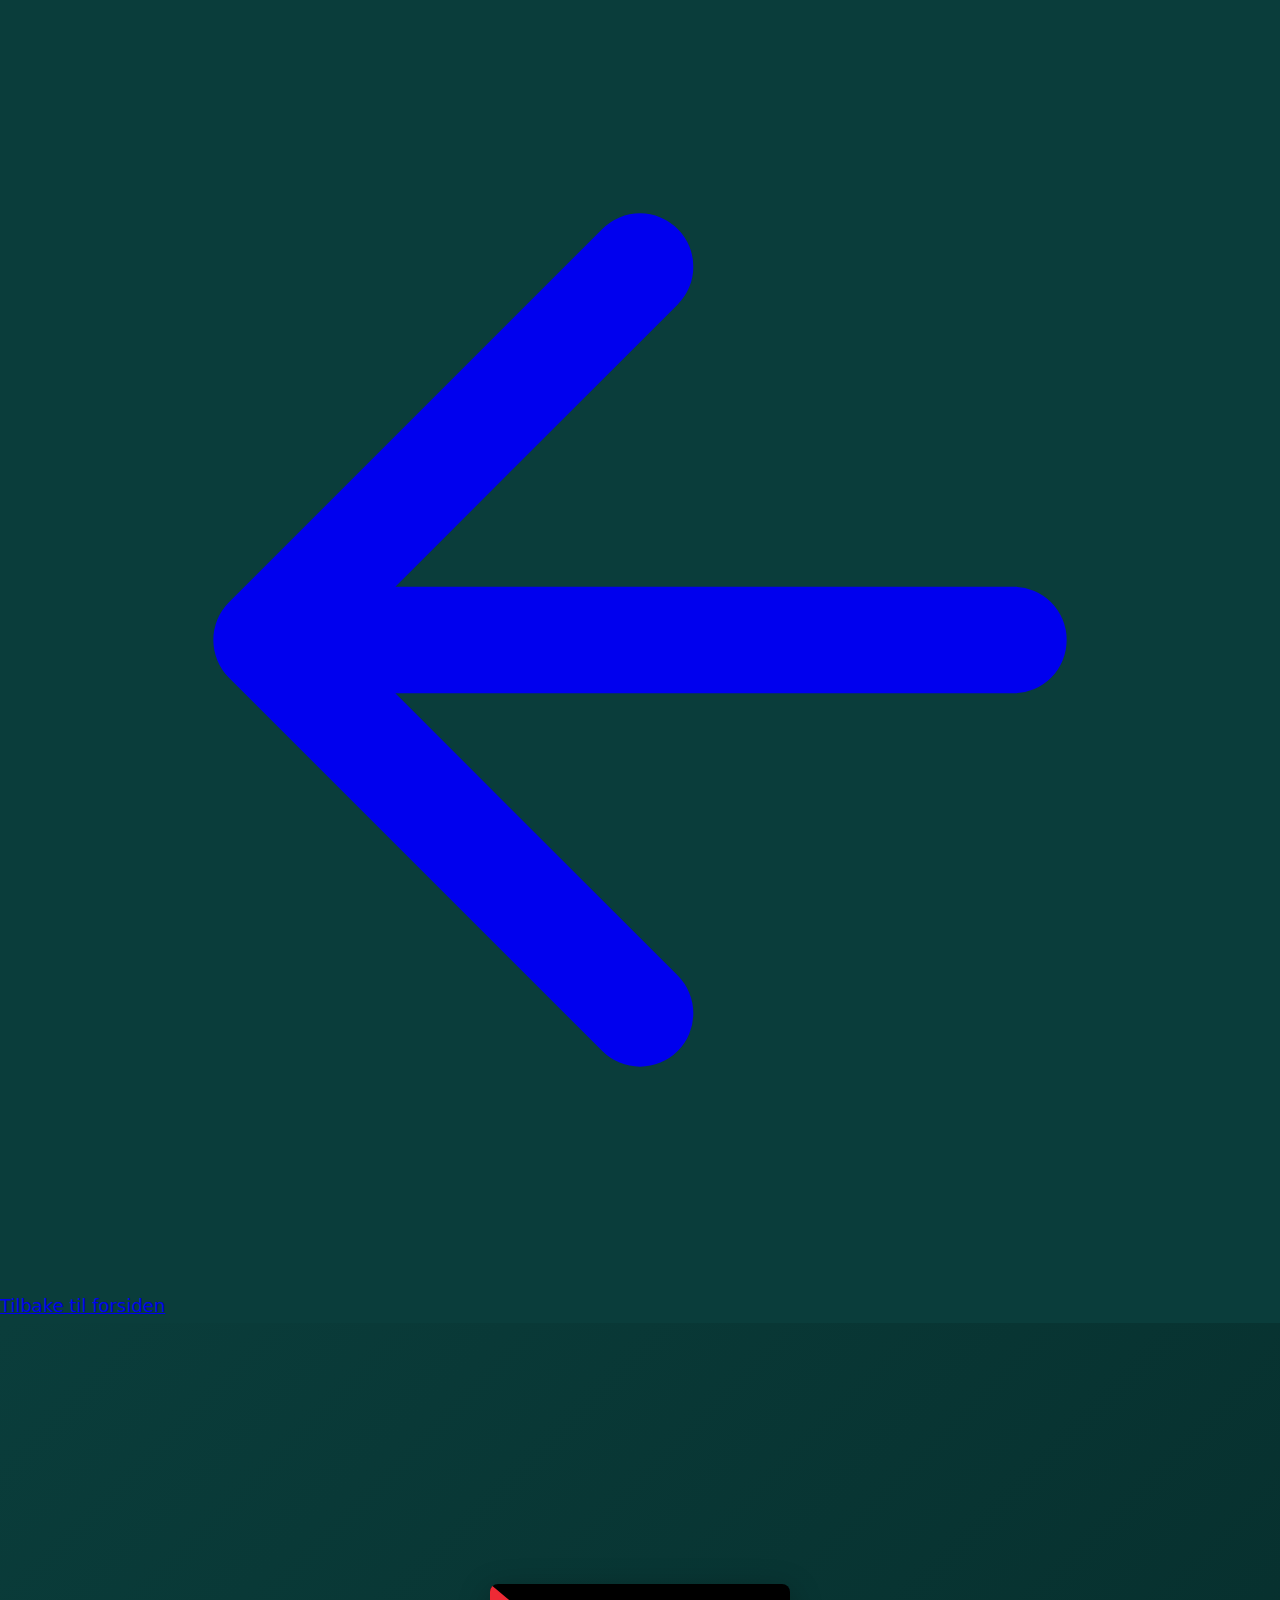
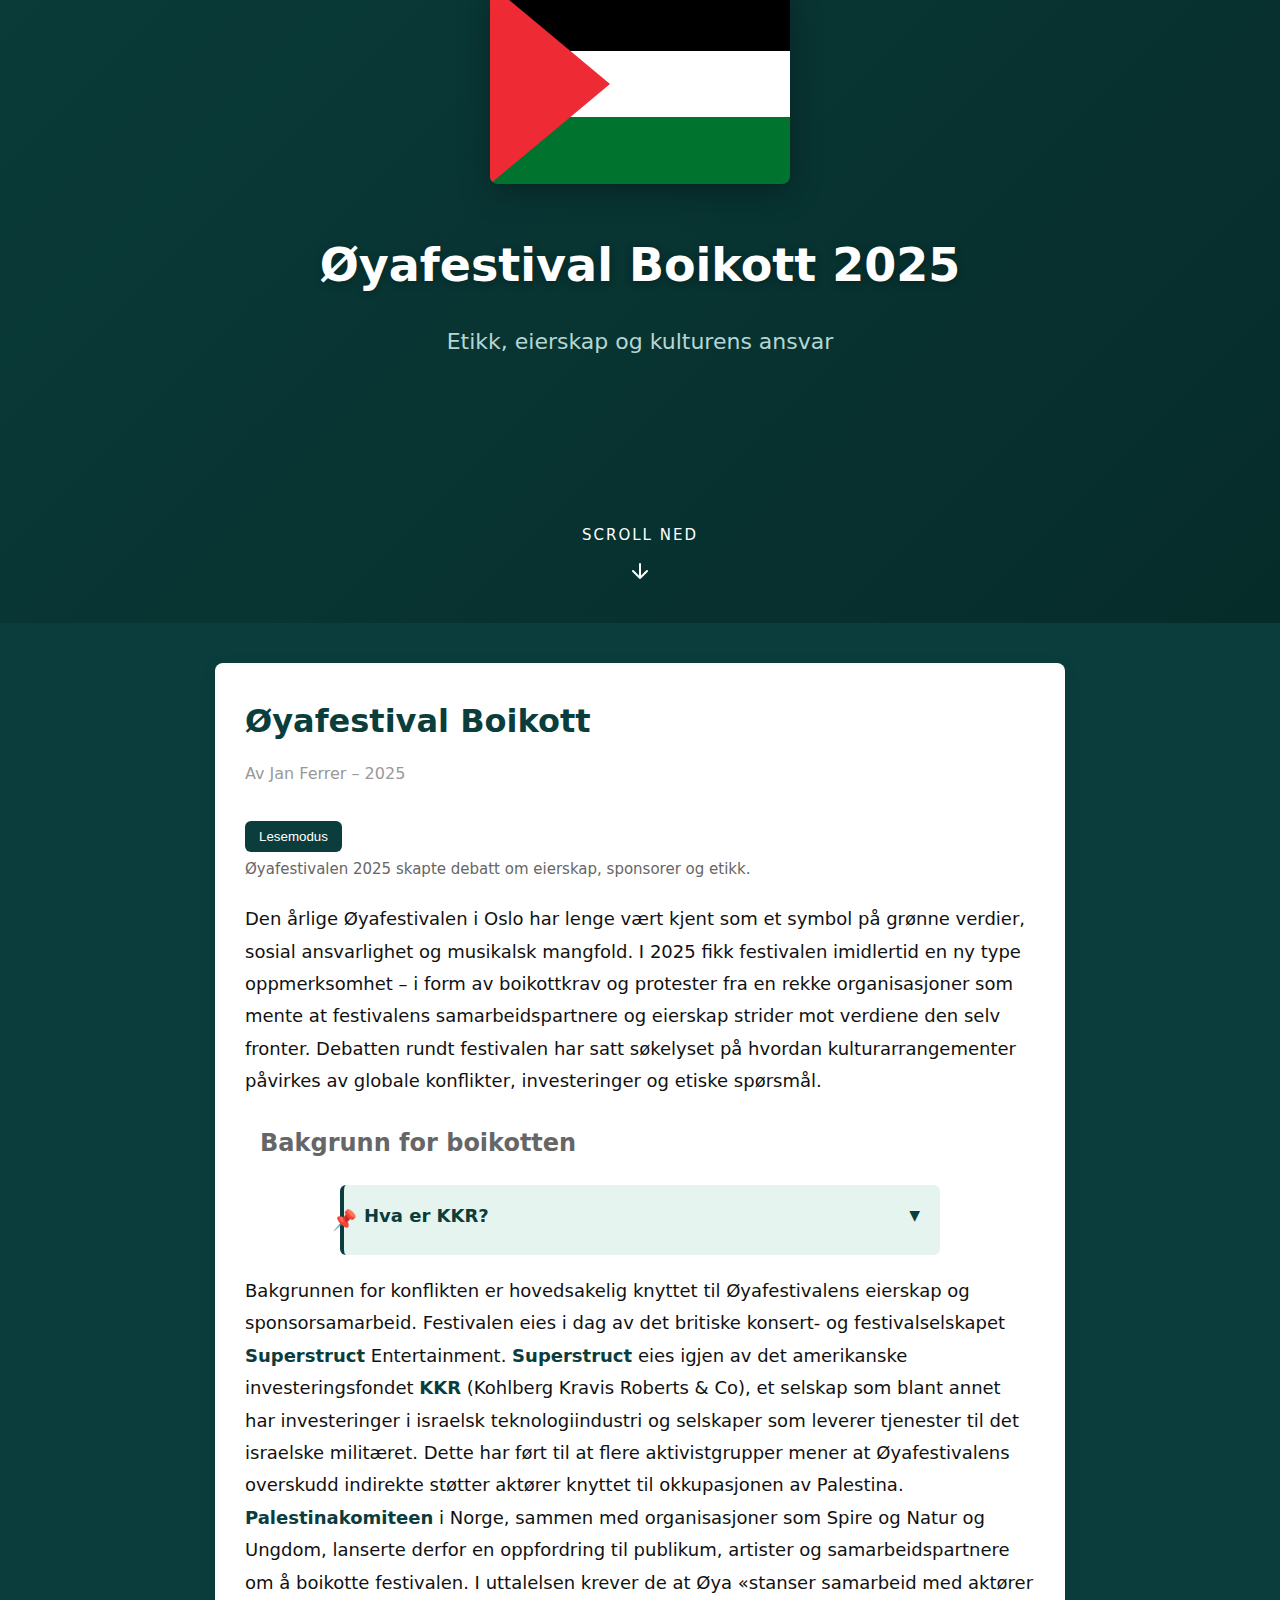
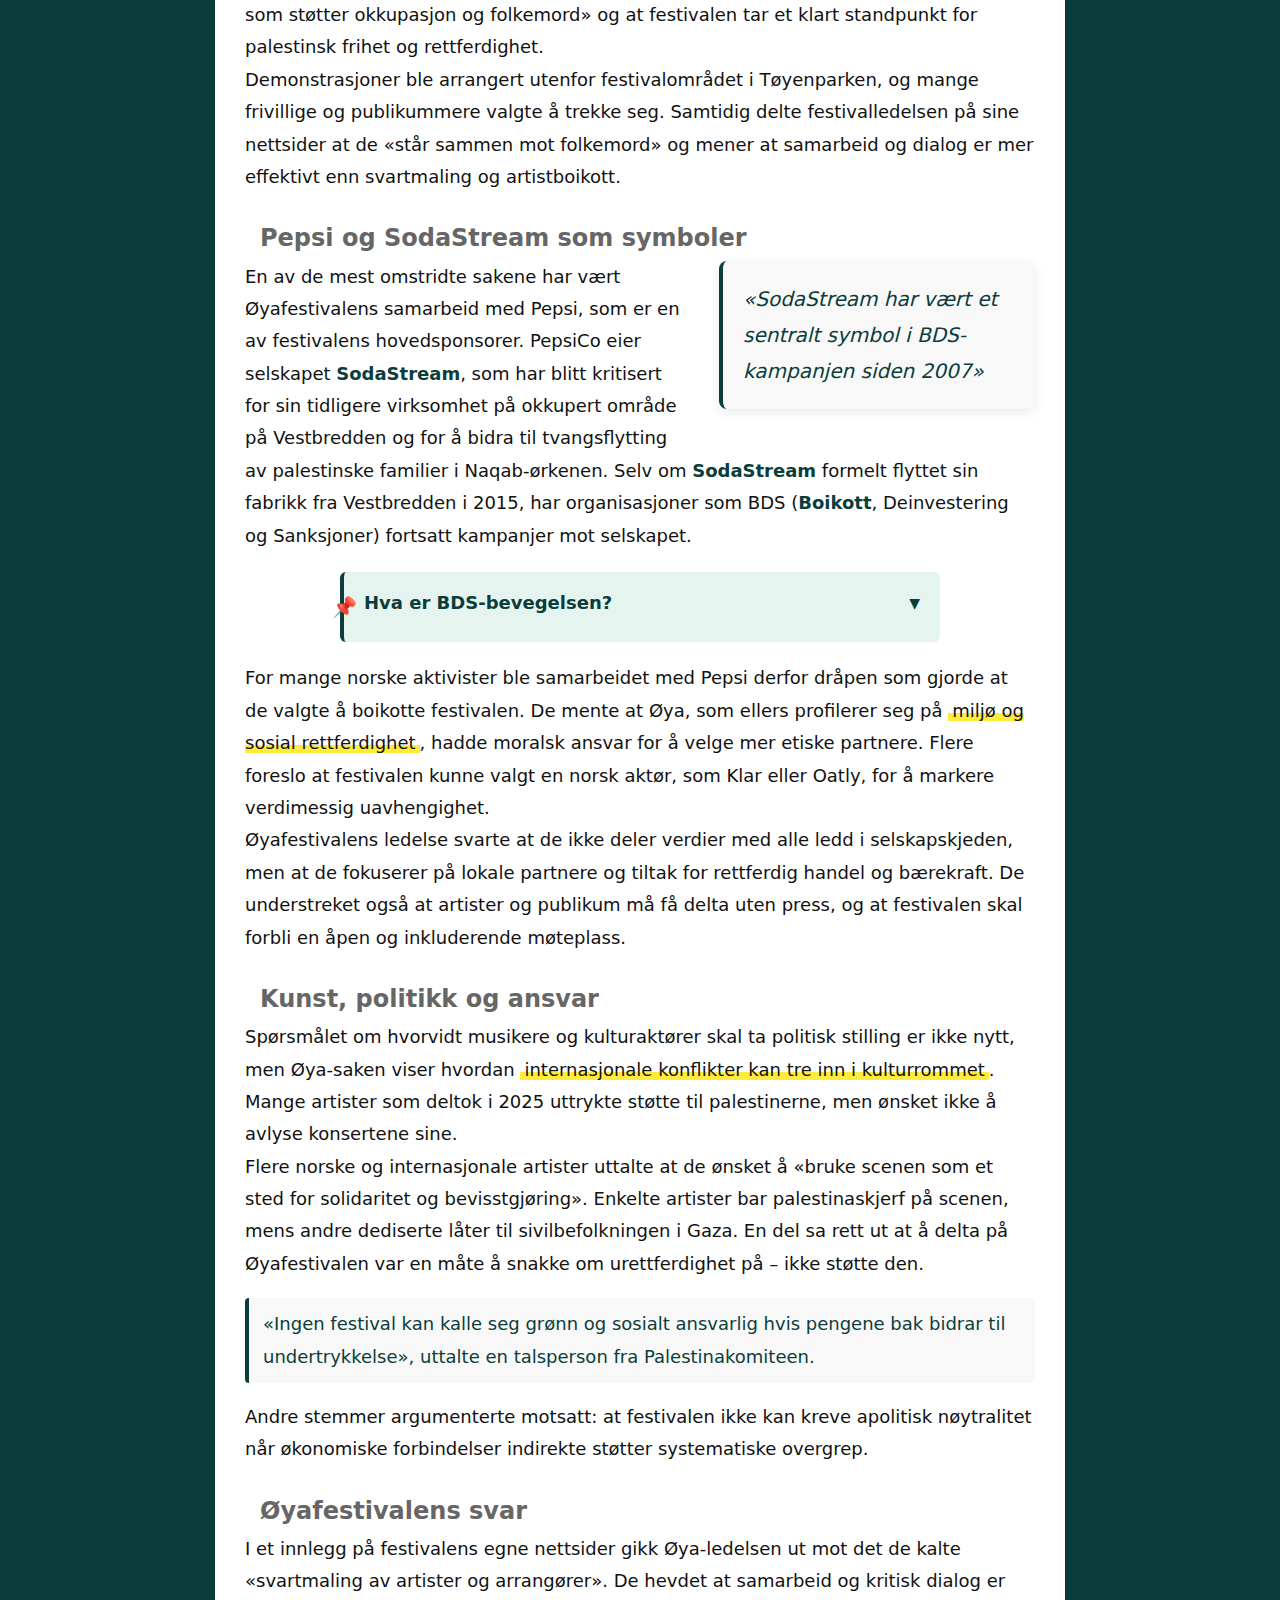
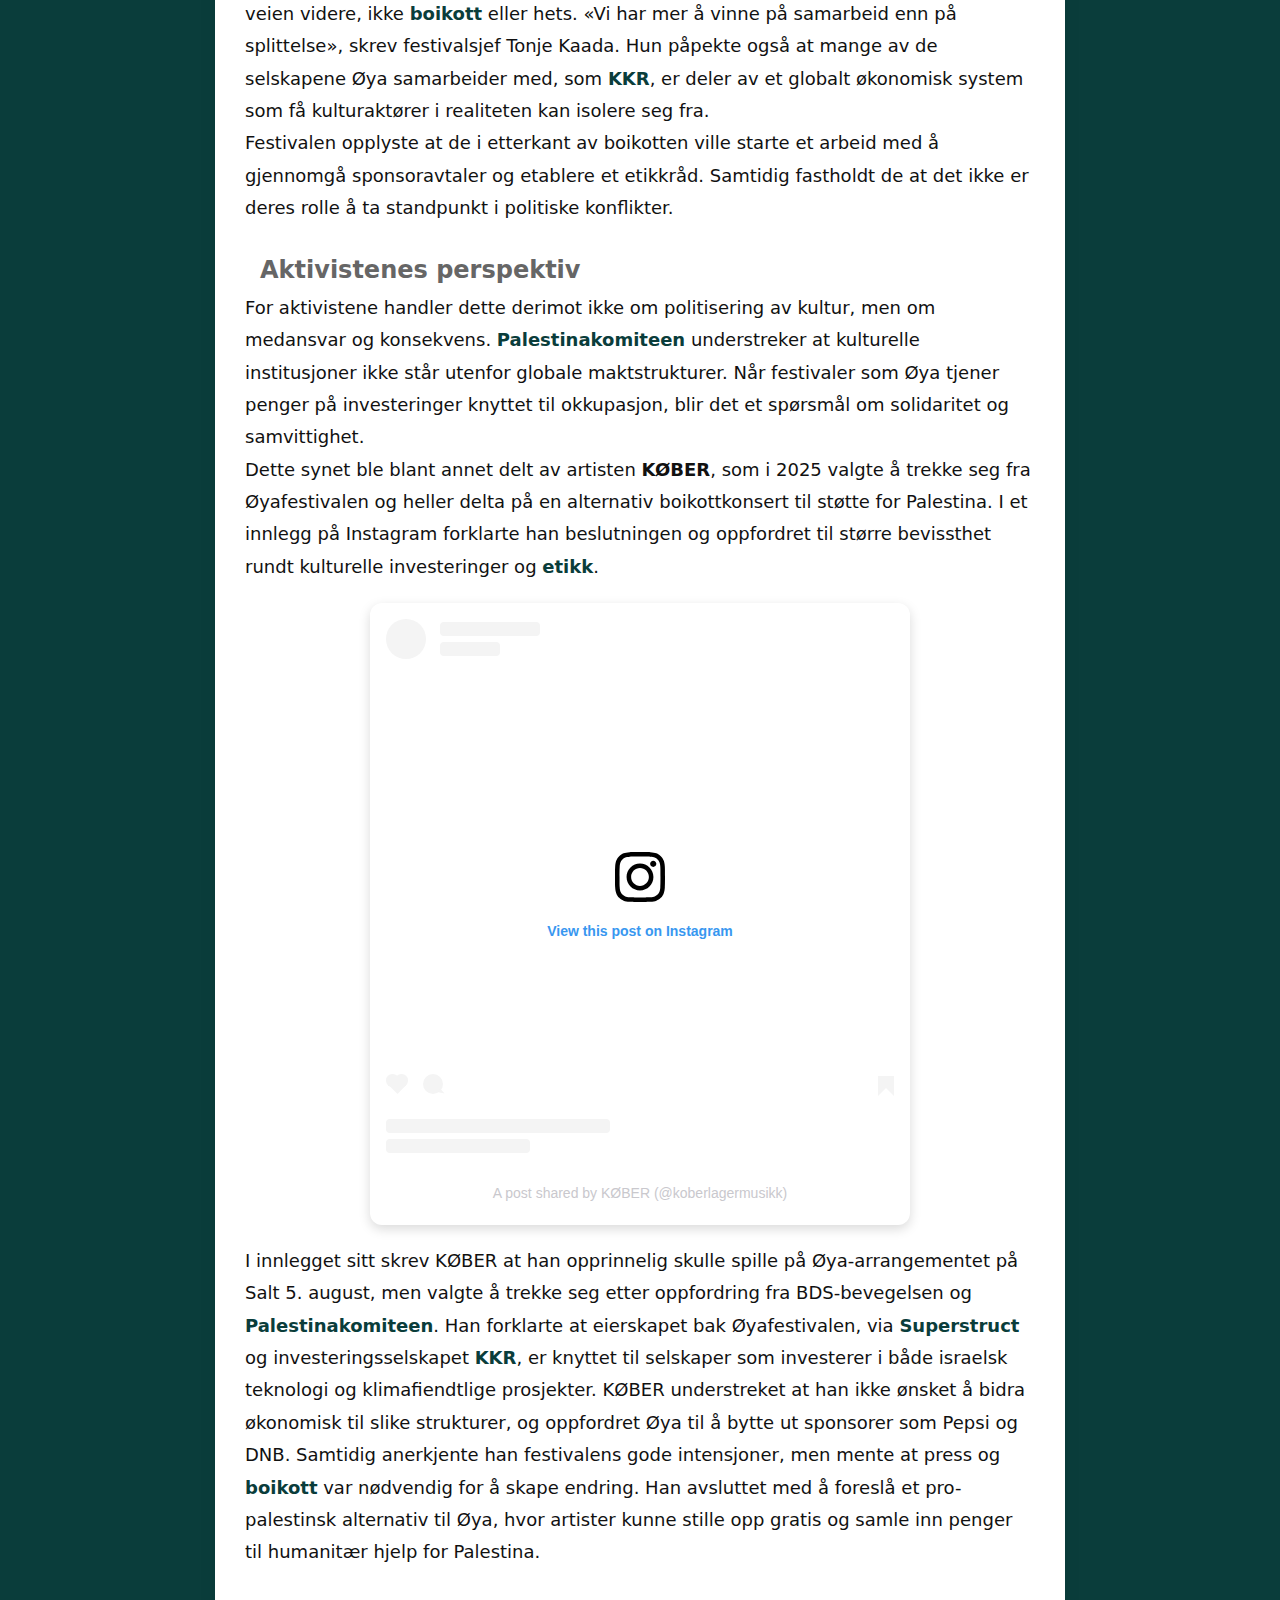
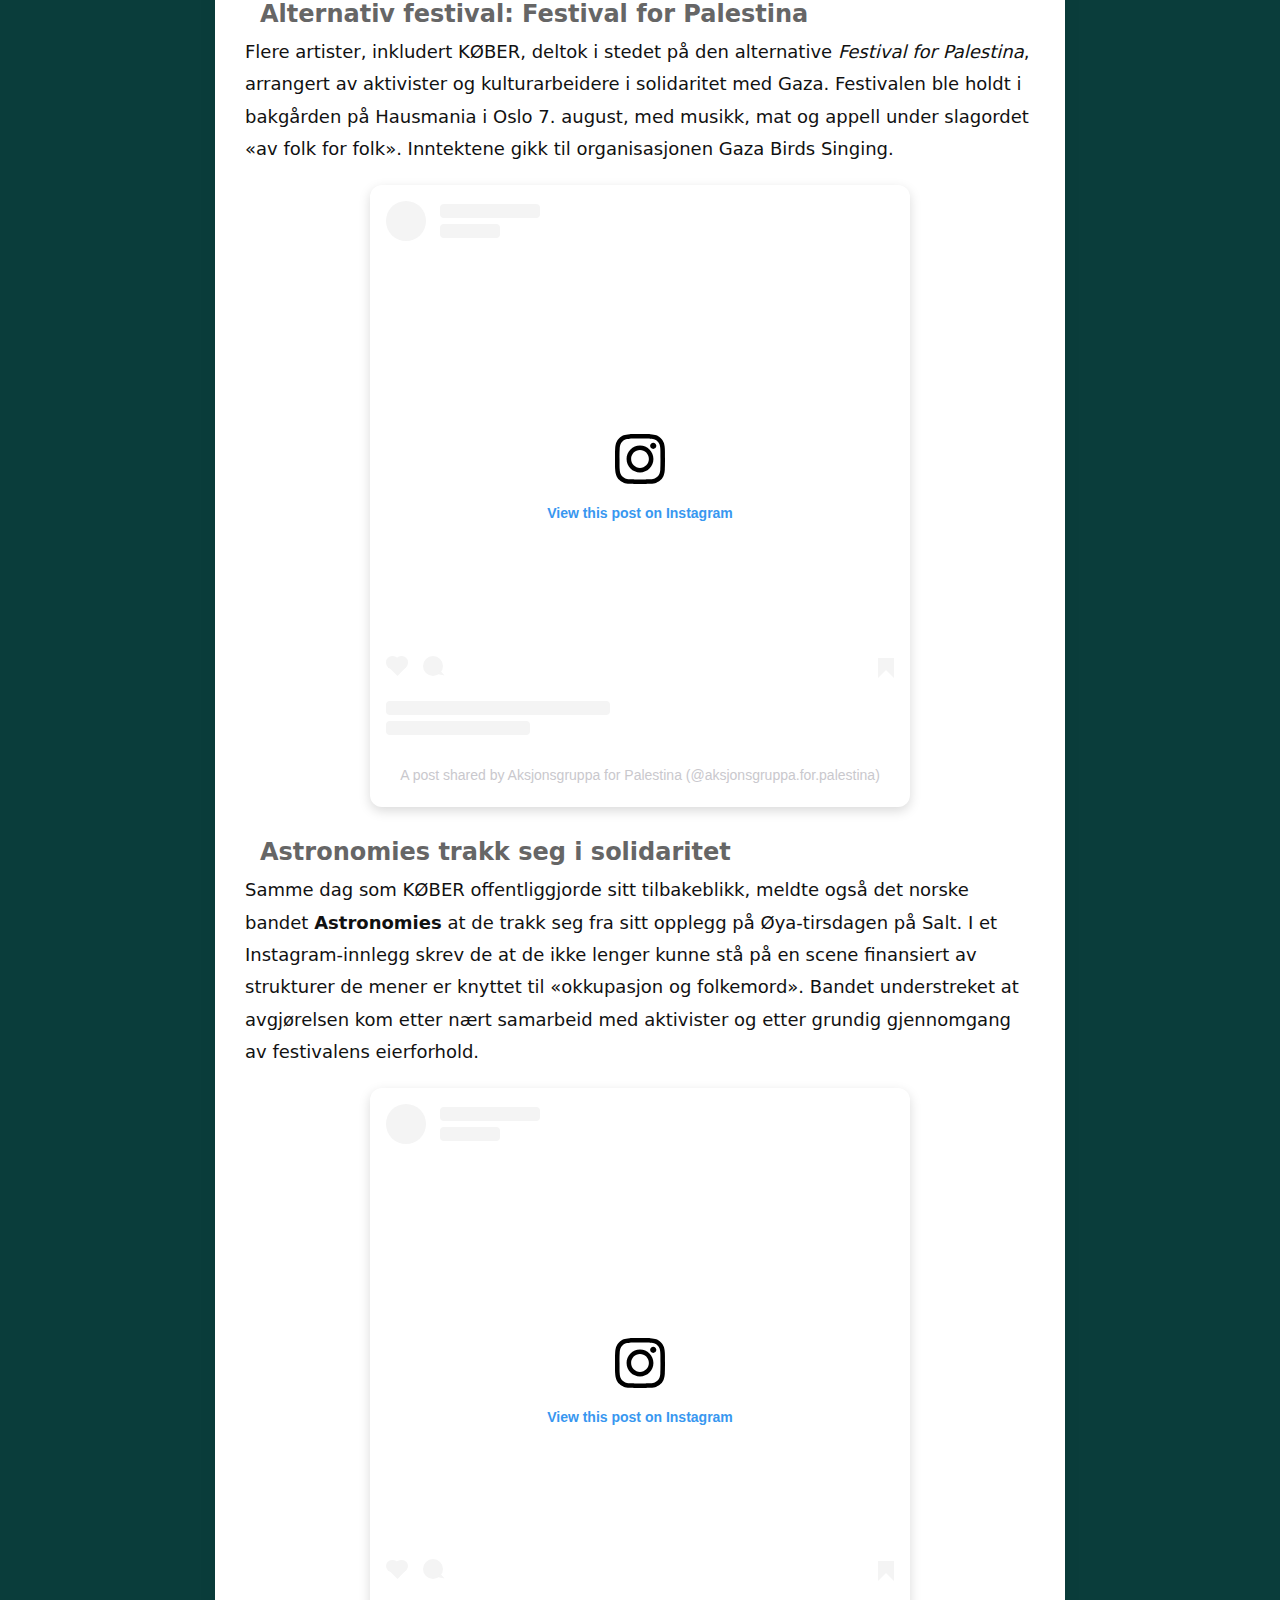
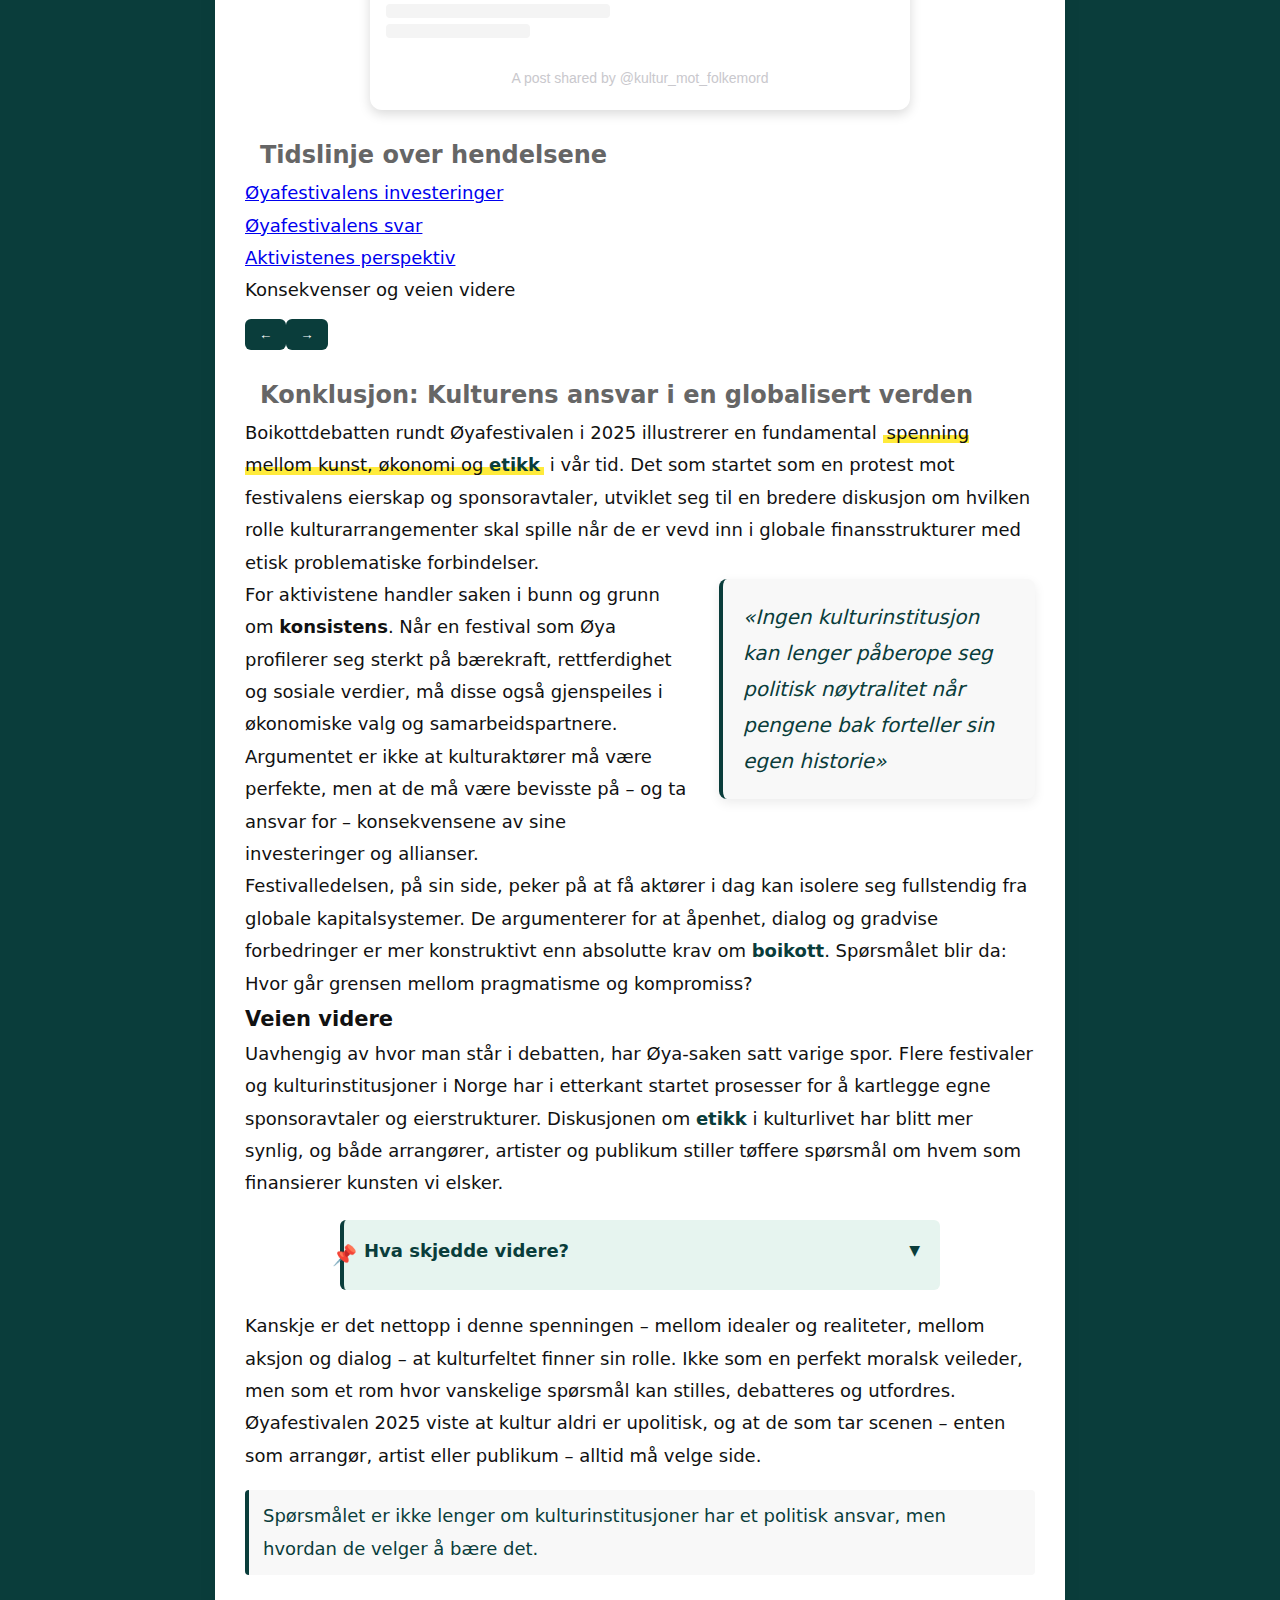
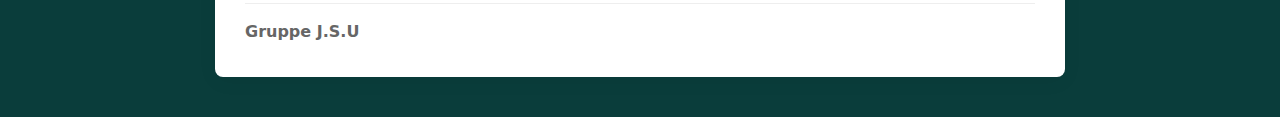
<file: stories/oya/oya.html>
<!doctype html>
<html lang="no">
<head>
  <meta charset="utf-8" />
  <meta name="viewport" content="width=device-width, initial-scale=1" />
  <title>Øyafestival Boikott – Etikk, eierskap og kulturens ansvar</title>
  <meta name="description" content="Boikottdebatten rundt Øyafestivalen i 2025 satte søkelys på etikk, eierskap og ansvar i kulturfeltet." />
  <link rel="stylesheet" href="styles.css" />
  <style>
    /* Ekstra styling for Instagram-embed */
    .instagram-media {
      margin: 20px auto !important;
      border-radius: 12px !important;
      box-shadow: 0 4px 12px rgba(0,0,0,0.15) !important;
      max-width: 540px !important;
      width: 100% !important;
    }
  </style>
</head>
<body>
  <!-- Back to Home Button -->
  <a href="../../index.html" class="back-to-home">
    <svg viewBox="0 0 24 24" fill="none" xmlns="http://www.w3.org/2000/svg">
      <path d="M19 12H5M5 12L12 19M5 12L12 5" stroke="currentColor" stroke-width="2" stroke-linecap="round" stroke-linejoin="round"/>
    </svg>
    <span>Tilbake til forsiden</span>
  </a>

  <!-- Hero Section with Palestinian Flag -->
  <section class="hero-section" id="hero">
    <div class="flag-container">
      <div class="palestine-flag">
        <div class="flag-stripe black"></div>
        <div class="flag-stripe white"></div>
        <div class="flag-stripe green"></div>
        <div class="flag-triangle"></div>
      </div>
      <h2 class="hero-title">Øyafestival Boikott 2025</h2>
      <p class="hero-subtitle">Etikk, eierskap og kulturens ansvar</p>
    </div>
    <div class="scroll-indicator">
      <span>Scroll ned</span>
      <svg width="24" height="24" viewBox="0 0 24 24" fill="none" xmlns="http://www.w3.org/2000/svg">
        <path d="M12 5V19M12 19L19 12M12 19L5 12" stroke="white" stroke-width="2" stroke-linecap="round" stroke-linejoin="round"/>
      </svg>
    </div>
  </section>

  <main class="container" role="main" id="main">
    <article>
      <header>
        <h1>Øyafestival Boikott</h1>
        <p class="byline">Av Jan Ferrer – 2025</p>
        <button id="toggle-mode">Lese­modus</button>
      </header>

      <figure>
        <figcaption>Øyafestivalen 2025 skapte debatt om eierskap, sponsorer og etikk.</figcaption>
      </figure>

      <p>Den årlige Øyafestivalen i Oslo har lenge vært kjent som et symbol på grønne verdier, sosial ansvarlighet og musikalsk mangfold. I 2025 fikk festivalen imidlertid en ny type oppmerksomhet – i form av boikottkrav og protester fra en rekke organisasjoner som mente at festivalens samarbeidspartnere og eierskap strider mot verdiene den selv fronter. Debatten rundt festivalen har satt søkelyset på hvordan kulturarrangementer påvirkes av globale konflikter, investeringer og etiske spørsmål.</p>

      <h2>Bakgrunn for boikotten</h2>
      
      <div class="info-box">
        <div class="info-box-title">Hva er KKR?</div>
        <div class="info-box-content">
          KKR (Kohlberg Kravis Roberts & Co) er et av verdens største private equity-selskaper, grunnlagt i 1976. Selskapet forvalter over 500 milliarder dollar og har investeringer i hundrevis av selskaper på tvers av bransjer – inkludert teknologi, medier, energi og forsvar.
        </div>
      </div>
      
      <p>Bakgrunnen for konflikten er hovedsakelig knyttet til Øyafestivalens eierskap og sponsorsamarbeid. Festivalen eies i dag av det britiske konsert- og festivalselskapet Superstruct Entertainment. Superstruct eies igjen av det amerikanske investeringsfondet KKR (Kohlberg Kravis Roberts & Co), et selskap som blant annet har investeringer i israelsk teknologiindustri og selskaper som leverer tjenester til det israelske militæret. Dette har ført til at flere aktivistgrupper mener at Øyafestivalens overskudd indirekte støtter aktører knyttet til okkupasjonen av Palestina.</p>

      <p>Palestinakomiteen i Norge, sammen med organisasjoner som Spire og Natur og Ungdom, lanserte derfor en oppfordring til publikum, artister og samarbeidspartnere om å boikotte festivalen. I uttalelsen krever de at Øya «stanser samarbeid med aktører som støtter okkupasjon og folkemord» og at festivalen tar et klart standpunkt for palestinsk frihet og rettferdighet.</p>

      <p>Demonstrasjoner ble arrangert utenfor festivalområdet i Tøyenparken, og mange frivillige og publikummere valgte å trekke seg. Samtidig delte festivalledelsen på sine nettsider at de «står sammen mot folkemord» og mener at samarbeid og dialog er mer effektivt enn svartmaling og artistboikott.</p>

      <h2>Pepsi og SodaStream som symboler</h2>
      
      <div class="pull-quote">
        «SodaStream har vært et sentralt symbol i BDS-kampanjen siden 2007»
      </div>
      
      <p>En av de mest omstridte sakene har vært Øyafestivalens samarbeid med Pepsi, som er en av festivalens hovedsponsorer. PepsiCo eier selskapet SodaStream, som har blitt kritisert for sin tidligere virksomhet på okkupert område på Vestbredden og for å bidra til tvangsflytting av palestinske familier i Naqab-ørkenen. Selv om SodaStream formelt flyttet sin fabrikk fra Vestbredden i 2015, har organisasjoner som BDS (Boikott, Deinvestering og Sanksjoner) fortsatt kampanjer mot selskapet.</p>
      
      <div class="info-box">
        <div class="info-box-title">Hva er BDS-bevegelsen?</div>
        <div class="info-box-content">
          BDS står for Boycott, Divestment and Sanctions (Boikott, Deinvestering og Sanksjoner). Det er en palestinsk-ledet internasjonal bevegelse startet i 2005, som oppfordrer til økonomisk og kulturell press mot Israel til de respekterer palestinsk territorium og menneskerettigheter. Bevegelsen er inspirert av anti-apartheid-kampanjen mot Sør-Afrika.
        </div>
      </div>

      <p>For mange norske aktivister ble samarbeidet med Pepsi derfor dråpen som gjorde at de valgte å boikotte festivalen. De mente at Øya, som ellers profilerer seg på <span class="marker">miljø og sosial rettferdighet</span>, hadde moralsk ansvar for å velge mer etiske partnere. Flere foreslo at festivalen kunne valgt en norsk aktør, som Klar eller Oatly, for å markere verdimessig uavhengighet.</p>

      <p>Øyafestivalens ledelse svarte at de ikke deler verdier med alle ledd i selskapskjeden, men at de fokuserer på lokale partnere og tiltak for rettferdig handel og bærekraft. De understreket også at artister og publikum må få delta uten press, og at festivalen skal forbli en åpen og inkluderende møteplass.</p>

      <h2>Kunst, politikk og ansvar</h2>
      <p>Spørsmålet om hvorvidt musikere og kulturaktører skal ta politisk stilling er ikke nytt, men Øya-saken viser hvordan <span class="marker">internasjonale konflikter kan tre inn i kulturrommet</span>. Mange artister som deltok i 2025 uttrykte støtte til palestinerne, men ønsket ikke å avlyse konsertene sine.</p>

      <p>Flere norske og internasjonale artister uttalte at de ønsket å «bruke scenen som et sted for solidaritet og bevisstgjøring». Enkelte artister bar palestinaskjerf på scenen, mens andre dediserte låter til sivilbefolkningen i Gaza. En del sa rett ut at å delta på Øyafestivalen var en måte å snakke om urettferdighet på – ikke støtte den.</p>

      <blockquote>«Ingen festival kan kalle seg grønn og sosialt ansvarlig hvis pengene bak bidrar til undertrykkelse», uttalte en talsperson fra Palestinakomiteen.</blockquote>

      <p>Andre stemmer argumenterte motsatt: at festivalen ikke kan kreve apolitisk nøytralitet når økonomiske forbindelser indirekte støtter systematiske overgrep.</p>
      
      <span id="oyasvar"></span>
      <h2 id>Øyafestivalens svar</h2>
      <p>I et innlegg på festivalens egne nettsider gikk Øya-ledelsen ut mot det de kalte «svartmaling av artister og arrangører». De hevdet at samarbeid og kritisk dialog er veien videre, ikke boikott eller hets. «Vi har mer å vinne på samarbeid enn på splittelse», skrev festivalsjef Tonje Kaada. Hun påpekte også at mange av de selskapene Øya samarbeider med, som KKR, er deler av et globalt økonomisk system som få kulturaktører i realiteten kan isolere seg fra.</p>

      <p>Festivalen opplyste at de i etterkant av boikotten ville starte et arbeid med å gjennomgå sponsoravtaler og etablere et etikkråd. Samtidig fastholdt de at det ikke er deres rolle å ta standpunkt i politiske konflikter.</p>

      <h2 id="aktivistenes">Aktivistenes perspektiv</h2>
      <p>For aktivistene handler dette derimot ikke om politisering av kultur, men om medansvar og konsekvens. Palestinakomiteen understreker at kulturelle institusjoner ikke står utenfor globale maktstrukturer. Når festivaler som Øya tjener penger på investeringer knyttet til okkupasjon, blir det et spørsmål om solidaritet og samvittighet.</p>

      <p>Dette synet ble blant annet delt av artisten <strong>KØBER</strong>, som i 2025 valgte å trekke seg fra Øyafestivalen og heller delta på en alternativ boikottkonsert til støtte for Palestina. I et innlegg på Instagram forklarte han beslutningen og oppfordret til større bevissthet rundt kulturelle investeringer og etikk.</p>

      <!-- KØBER Instagram Embed (ikke endre) -->
      <blockquote class="instagram-media" data-instgrm-captioned data-instgrm-permalink="https://www.instagram.com/p/DLC8sg_qCnz/?utm_source=ig_embed&amp;utm_campaign=loading" data-instgrm-version="14" style=" background:#FFF; border:0; border-radius:3px; box-shadow:0 0 1px 0 rgba(0,0,0,0.5),0 1px 10px 0 rgba(0,0,0,0.15); margin: 1px; max-width:540px; min-width:326px; padding:0; width:99.375%; width:-webkit-calc(100% - 2px); width:calc(100% - 2px);"><div style="padding:16px;"> <a href="https://www.instagram.com/p/DLC8sg_qCnz/?utm_source=ig_embed&amp;utm_campaign=loading" style=" background:#FFFFFF; line-height:0; padding:0 0; text-align:center; text-decoration:none; width:100%;" target="_blank"> <div style=" display: flex; flex-direction: row; align-items: center;"> <div style="background-color: #F4F4F4; border-radius: 50%; flex-grow: 0; height: 40px; margin-right: 14px; width: 40px;"></div> <div style="display: flex; flex-direction: column; flex-grow: 1; justify-content: center;"> <div style=" background-color: #F4F4F4; border-radius: 4px; flex-grow: 0; height: 14px; margin-bottom: 6px; width: 100px;"></div> <div style=" background-color: #F4F4F4; border-radius: 4px; flex-grow: 0; height: 14px; width: 60px;"></div></div></div><div style="padding: 19% 0;"></div> <div style="display:block; height:50px; margin:0 auto 12px; width:50px;"><svg width="50px" height="50px" viewBox="0 0 60 60" version="1.1" xmlns="https://www.w3.org/2000/svg" xmlns:xlink="https://www.w3.org/1999/xlink"><g stroke="none" stroke-width="1" fill="none" fill-rule="evenodd"><g transform="translate(-511.000000, -20.000000)" fill="#000000"><g><path d="M556.869,30.41 C554.814,30.41 553.148,32.076 553.148,34.131 C553.148,36.186 554.814,37.852 556.869,37.852 C558.924,37.852 560.59,36.186 560.59,34.131 C560.59,32.076 558.924,30.41 556.869,30.41 M541,60.657 C535.114,60.657 530.342,55.887 530.342,50 C530.342,44.114 535.114,39.342 541,39.342 C546.887,39.342 551.658,44.114 551.658,50 C551.658,55.887 546.887,60.657 541,60.657 M541,33.886 C532.1,33.886 524.886,41.1 524.886,50 C524.886,58.899 532.1,66.113 541,66.113 C549.9,66.113 557.115,58.899 557.115,50 C557.115,41.1 549.9,33.886 541,33.886 M565.378,62.101 C565.244,65.022 564.756,66.606 564.346,67.663 C563.803,69.06 563.154,70.057 562.106,71.106 C561.058,72.155 560.06,72.803 558.662,73.347 C557.607,73.757 556.021,74.244 553.102,74.378 C549.944,74.521 548.997,74.552 541,74.552 C533.003,74.552 532.056,74.521 528.898,74.378 C525.979,74.244 524.393,73.757 523.338,73.347 C521.94,72.803 520.942,72.155 519.894,71.106 C518.846,70.057 518.197,69.06 517.654,67.663 C517.244,66.606 516.755,65.022 516.623,62.101 C516.479,58.943 516.448,57.996 516.448,50 C516.448,42.003 516.479,41.056 516.623,37.899 C516.755,34.978 517.244,33.391 517.654,32.338 C518.197,30.938 518.846,29.942 519.894,28.894 C520.942,27.846 521.94,27.196 523.338,26.654 C524.393,26.244 525.979,25.756 528.898,25.623 C532.057,25.479 533.004,25.448 541,25.448 C548.997,25.448 549.943,25.479 553.102,25.623 C556.021,25.756 557.607,26.244 558.662,26.654 C560.06,27.196 561.058,27.846 562.106,28.894 C563.154,29.942 563.803,30.938 564.346,32.338 C564.756,33.391 565.244,34.978 565.378,37.899 C565.522,41.056 565.552,42.003 565.552,50 C565.552,57.996 565.522,58.943 565.378,62.101 M570.82,37.631 C570.674,34.438 570.167,32.258 569.425,30.349 C568.659,28.377 567.633,26.702 565.965,25.035 C564.297,23.368 562.623,22.342 560.652,21.575 C558.743,20.834 556.562,20.326 553.369,20.18 C550.169,20.033 549.148,20 541,20 C532.853,20 531.831,20.033 528.631,20.18 C525.438,20.326 523.257,20.834 521.349,21.575 C519.376,22.342 517.703,23.368 516.035,25.035 C514.368,26.702 513.342,28.377 512.574,30.349 C511.834,32.258 511.326,34.438 511.181,37.631 C511.035,40.831 511,41.851 511,50 C511,58.147 511.035,59.17 511.181,62.369 C511.326,65.562 511.834,67.743 512.574,69.651 C513.342,71.625 514.368,73.296 516.035,74.965 C517.703,76.634 519.376,77.658 521.349,78.425 C523.257,79.167 525.438,79.673 528.631,79.82 C531.831,79.965 532.853,80.001 541,80.001 C549.148,80.001 550.169,79.965 553.369,79.82 C556.562,79.673 558.743,79.167 560.652,78.425 C562.623,77.658 564.297,76.634 565.965,74.965 C567.633,73.296 568.659,71.625 569.425,69.651 C570.167,67.743 570.674,65.562 570.82,62.369 C570.966,59.17 571,58.147 571,50 C571,41.851 570.966,40.831 570.82,37.631"></path></g></g></g></svg></div><div style="padding-top: 8px;"> <div style=" color:#3897f0; font-family:Arial,sans-serif; font-size:14px; font-style:normal; font-weight:550; line-height:18px;">View this post on Instagram</div></div><div style="padding: 12.5% 0;"></div> <div style="display: flex; flex-direction: row; margin-bottom: 14px; align-items: center;"><div> <div style="background-color: #F4F4F4; border-radius: 50%; height: 12.5px; width: 12.5px; transform: translateX(0px) translateY(7px);"></div> <div style="background-color: #F4F4F4; height: 12.5px; transform: rotate(-45deg) translateX(3px) translateY(1px); width: 12.5px; flex-grow: 0; margin-right: 14px; margin-left: 2px;"></div> <div style="background-color: #F4F4F4; border-radius: 50%; height: 12.5px; width: 12.5px; transform: translateX(9px) translateY(-18px);"></div></div><div style="margin-left: 8px;"> <div style=" background-color: #F4F4F4; border-radius: 50%; flex-grow: 0; height: 20px; width: 20px;"></div> <div style=" width: 0; height: 0; border-top: 2px solid transparent; border-left: 6px solid #f4f4f4; border-bottom: 2px solid transparent; transform: translateX(16px) translateY(-4px) rotate(30deg)"></div></div><div style="margin-left: auto;"> <div style=" width: 0px; border-top: 8px solid #F4F4F4; border-right: 8px solid transparent; transform: translateY(16px);"></div> <div style=" background-color: #F4F4F4; flex-grow: 0; height: 12px; width: 16px; transform: translateY(-4px);"></div> <div style=" width: 0; height: 0; border-top: 8px solid #F4F4F4; border-left: 8px solid transparent; transform: translateY(-4px) translateX(8px);"></div></div></div> <div style="display: flex; flex-direction: column; flex-grow: 1; justify-content: center; margin-bottom: 24px;"> <div style=" background-color: #F4F4F4; border-radius: 4px; flex-grow: 0; height: 14px; margin-bottom: 6px; width: 224px;"></div> <div style=" background-color: #F4F4F4; border-radius: 4px; flex-grow: 0; height: 14px; width: 144px;"></div></div></a><p style=" color:#c9c8cd; font-family:Arial,sans-serif; font-size:14px; line-height:17px; margin-bottom:0; margin-top:8px; overflow:hidden; padding:8px 0 7px; text-align:center; text-overflow:ellipsis; white-space:nowrap;"><a href="https://www.instagram.com/p/DLC8sg_qCnz/?utm_source=ig_embed&amp;utm_campaign=loading" style=" color:#c9c8cd; font-family:Arial,sans-serif; font-size:14px; font-style:normal; font-weight:normal; line-height:17px; text-decoration:none;" target="_blank">A post shared by KØBER (@koberlagermusikk)</a></p></div></blockquote>
      <script async src="//www.instagram.com/embed.js"></script>

      <p>I innlegget sitt skrev KØBER at han opprinnelig skulle spille på Øya-arrangementet på Salt 5. august, men valgte å trekke seg etter oppfordring fra BDS-bevegelsen og Palestinakomiteen. Han forklarte at eierskapet bak Øyafestivalen, via Superstruct og investeringsselskapet KKR, er knyttet til selskaper som investerer i både israelsk teknologi og klimafiendtlige prosjekter. KØBER understreket at han ikke ønsket å bidra økonomisk til slike strukturer, og oppfordret Øya til å bytte ut sponsorer som Pepsi og DNB. Samtidig anerkjente han festivalens gode intensjoner, men mente at press og boikott var nødvendig for å skape endring. Han avsluttet med å foreslå et pro-palestinsk alternativ til Øya, hvor artister kunne stille opp gratis og samle inn penger til humanitær hjelp for Palestina.</p>

      <h2>Alternativ festival: Festival for Palestina</h2>
      <p>Flere artister, inkludert KØBER, deltok i stedet på den alternative <em>Festival for Palestina</em>, arrangert av aktivister og kulturarbeidere i solidaritet med Gaza. Festivalen ble holdt i bakgården på Hausmania i Oslo 7. august, med musikk, mat og appell under slagordet «av folk for folk». Inntektene gikk til organisasjonen Gaza Birds Singing.</p>

      <!-- Aksjonsgruppa for Palestina Instagram Embed -->
      <blockquote class="instagram-media" data-instgrm-captioned data-instgrm-permalink="https://www.instagram.com/p/DMcZPo7oQrm/?utm_source=ig_embed&amp;utm_campaign=loading" data-instgrm-version="14" style=" background:#FFF; border:0; border-radius:3px; box-shadow:0 0 1px 0 rgba(0,0,0,0.5),0 1px 10px 0 rgba(0,0,0,0.15); margin: 1px; max-width:540px; min-width:326px; padding:0; width:99.375%; width:-webkit-calc(100% - 2px); width:calc(100% - 2px);"><div style="padding:16px;"> <a href="https://www.instagram.com/p/DMcZPo7oQrm/?utm_source=ig_embed&amp;utm_campaign=loading" style=" background:#FFFFFF; line-height:0; padding:0 0; text-align:center; text-decoration:none; width:100%;" target="_blank"> <div style=" display: flex; flex-direction: row; align-items: center;"> <div style="background-color: #F4F4F4; border-radius: 50%; flex-grow: 0; height: 40px; margin-right: 14px; width: 40px;"></div> <div style="display: flex; flex-direction: column; flex-grow: 1; justify-content: center;"> <div style=" background-color: #F4F4F4; border-radius: 4px; flex-grow: 0; height: 14px; margin-bottom: 6px; width: 100px;"></div> <div style=" background-color: #F4F4F4; border-radius: 4px; flex-grow: 0; height: 14px; width: 60px;"></div></div></div><div style="padding: 19% 0;"></div> <div style="display:block; height:50px; margin:0 auto 12px; width:50px;"><svg width="50px" height="50px" viewBox="0 0 60 60" version="1.1" xmlns="https://www.w3.org/2000/svg" xmlns:xlink="https://www.w3.org/1999/xlink"><g stroke="none" stroke-width="1" fill="none" fill-rule="evenodd"><g transform="translate(-511.000000, -20.000000)" fill="#000000"><g><path d="M556.869,30.41 C554.814,30.41 553.148,32.076 553.148,34.131 C553.148,36.186 554.814,37.852 556.869,37.852 C558.924,37.852 560.59,36.186 560.59,34.131 C560.59,32.076 558.924,30.41 556.869,30.41 M541,60.657 C535.114,60.657 530.342,55.887 530.342,50 C530.342,44.114 535.114,39.342 541,39.342 C546.887,39.342 551.658,44.114 551.658,50 C551.658,55.887 546.887,60.657 541,60.657 M541,33.886 C532.1,33.886 524.886,41.1 524.886,50 C524.886,58.899 532.1,66.113 541,66.113 C549.9,66.113 557.115,58.899 557.115,50 C557.115,41.1 549.9,33.886 541,33.886 M565.378,62.101 C565.244,65.022 564.756,66.606 564.346,67.663 C563.803,69.06 563.154,70.057 562.106,71.106 C561.058,72.155 560.06,72.803 558.662,73.347 C557.607,73.757 556.021,74.244 553.102,74.378 C549.944,74.521 548.997,74.552 541,74.552 C533.003,74.552 532.056,74.521 528.898,74.378 C525.979,74.244 524.393,73.757 523.338,73.347 C521.94,72.803 520.942,72.155 519.894,71.106 C518.846,70.057 518.197,69.06 517.654,67.663 C517.244,66.606 516.755,65.022 516.623,62.101 C516.479,58.943 516.448,57.996 516.448,50 C516.448,42.003 516.479,41.056 516.623,37.899 C516.755,34.978 517.244,33.391 517.654,32.338 C518.197,30.938 518.846,29.942 519.894,28.894 C520.942,27.846 521.94,27.196 523.338,26.654 C524.393,26.244 525.979,25.756 528.898,25.623 C532.057,25.479 533.004,25.448 541,25.448 C548.997,25.448 549.943,25.479 553.102,25.623 C556.021,25.756 557.607,26.244 558.662,26.654 C560.06,27.196 561.058,27.846 562.106,28.894 C563.154,29.942 563.803,30.938 564.346,32.338 C564.756,33.391 565.244,34.978 565.378,37.899 C565.522,41.056 565.552,42.003 565.552,50 C565.552,57.996 565.522,58.943 565.378,62.101 M570.82,37.631 C570.674,34.438 570.167,32.258 569.425,30.349 C568.659,28.377 567.633,26.702 565.965,25.035 C564.297,23.368 562.623,22.342 560.652,21.575 C558.743,20.834 556.562,20.326 553.369,20.18 C550.169,20.033 549.148,20 541,20 C532.853,20 531.831,20.033 528.631,20.18 C525.438,20.326 523.257,20.834 521.349,21.575 C519.376,22.342 517.703,23.368 516.035,25.035 C514.368,26.702 513.342,28.377 512.574,30.349 C511.834,32.258 511.326,34.438 511.181,37.631 C511.035,40.831 511,41.851 511,50 C511,58.147 511.035,59.17 511.181,62.369 C511.326,65.562 511.834,67.743 512.574,69.651 C513.342,71.625 514.368,73.296 516.035,74.965 C517.703,76.634 519.376,77.658 521.349,78.425 C523.257,79.167 525.438,79.673 528.631,79.82 C531.831,79.965 532.853,80.001 541,80.001 C549.148,80.001 550.169,79.965 553.369,79.82 C556.562,79.673 558.743,79.167 560.652,78.425 C562.623,77.658 564.297,76.634 565.965,74.965 C567.633,73.296 568.659,71.625 569.425,69.651 C570.167,67.743 570.674,65.562 570.82,62.369 C570.966,59.17 571,58.147 571,50 C571,41.851 570.966,40.831 570.82,37.631"></path></g></g></g></svg></div><div style="padding-top: 8px;"> <div style=" color:#3897f0; font-family:Arial,sans-serif; font-size:14px; font-style:normal; font-weight:550; line-height:18px;">View this post on Instagram</div></div><div style="padding: 12.5% 0;"></div> <div style="display: flex; flex-direction: row; margin-bottom: 14px; align-items: center;"><div> <div style="background-color: #F4F4F4; border-radius: 50%; height: 12.5px; width: 12.5px; transform: translateX(0px) translateY(7px);"></div> <div style="background-color: #F4F4F4; height: 12.5px; transform: rotate(-45deg) translateX(3px) translateY(1px); width: 12.5px; flex-grow: 0; margin-right: 14px; margin-left: 2px;"></div> <div style="background-color: #F4F4F4; border-radius: 50%; height: 12.5px; width: 12.5px; transform: translateX(9px) translateY(-18px);"></div></div><div style="margin-left: 8px;"> <div style=" background-color: #F4F4F4; border-radius: 50%; flex-grow: 0; height: 20px; width: 20px;"></div> <div style=" width: 0; height: 0; border-top: 2px solid transparent; border-left: 6px solid #f4f4f4; border-bottom: 2px solid transparent; transform: translateX(16px) translateY(-4px) rotate(30deg)"></div></div><div style="margin-left: auto;"> <div style=" width: 0px; border-top: 8px solid #F4F4F4; border-right: 8px solid transparent; transform: translateY(16px);"></div> <div style=" background-color: #F4F4F4; flex-grow: 0; height: 12px; width: 16px; transform: translateY(-4px);"></div> <div style=" width: 0; height: 0; border-top: 8px solid #F4F4F4; border-left: 8px solid transparent; transform: translateY(-4px) translateX(8px);"></div></div></div> <div style="display: flex; flex-direction: column; flex-grow: 1; justify-content: center; margin-bottom: 24px;"> <div style=" background-color: #F4F4F4; border-radius: 4px; flex-grow: 0; height: 14px; margin-bottom: 6px; width: 224px;"></div> <div style=" background-color: #F4F4F4; border-radius: 4px; flex-grow: 0; height: 14px; width: 144px;"></div></div></a><p style=" color:#c9c8cd; font-family:Arial,sans-serif; font-size:14px; line-height:17px; margin-bottom:0; margin-top:8px; overflow:hidden; padding:8px 0 7px; text-align:center; text-overflow:ellipsis; white-space:nowrap;"><a href="https://www.instagram.com/p/DMcZPo7oQrm/?utm_source=ig_embed&amp;utm_campaign=loading" style=" color:#c9c8cd; font-family:Arial,sans-serif; font-size:14px; font-style:normal; font-weight:normal; line-height:17px; text-decoration:none;" target="_blank">A post shared by Aksjonsgruppa for Palestina (@aksjonsgruppa.for.palestina)</a></p></div></blockquote>
      <script async src="//www.instagram.com/embed.js"></script>

      <h2>Astronomies trakk seg i solidaritet</h2>
      <p>Samme dag som KØBER offentliggjorde sitt tilbakeblikk, 
      meldte også det norske bandet <strong>Astronomies</strong> at de trakk seg fra sitt opplegg på Øya-tirsdagen på Salt. 
      I et Instagram-innlegg skrev de at de ikke lenger kunne stå på en scene finansiert av strukturer de mener er knyttet til «okkupasjon og folkemord». 
      Bandet understreket at avgjørelsen kom etter nært samarbeid med aktivister og etter grundig gjennomgang av festivalens eierforhold.</p>
      
      <blockquote class="instagram-media" data-instgrm-captioned data-instgrm-permalink="https://www.instagram.com/p/DLDdrGTq_Dl/?utm_source=ig_embed&amp;utm_campaign=loading" data-instgrm-version="14" style=" background:#FFF; border:0; border-radius:3px; box-shadow:0 0 1px 0 rgba(0,0,0,0.5),0 1px 10px 0 rgba(0,0,0,0.15); margin: 1px; max-width:540px; min-width:326px; padding:0; width:99.375%; width:-webkit-calc(100% - 2px); width:calc(100% - 2px);"><div style="padding:16px;"> <a href="https://www.instagram.com/p/DLDdrGTq_Dl/?utm_source=ig_embed&amp;utm_campaign=loading" style=" background:#FFFFFF; line-height:0; padding:0 0; text-align:center; text-decoration:none; width:100%;" target="_blank"> <div style=" display: flex; flex-direction: row; align-items: center;"> <div style="background-color: #F4F4F4; border-radius: 50%; flex-grow: 0; height: 40px; margin-right: 14px; width: 40px;"></div> <div style="display: flex; flex-direction: column; flex-grow: 1; justify-content: center;"> <div style=" background-color: #F4F4F4; border-radius: 4px; flex-grow: 0; height: 14px; margin-bottom: 6px; width: 100px;"></div> <div style=" background-color: #F4F4F4; border-radius: 4px; flex-grow: 0; height: 14px; width: 60px;"></div></div></div><div style="padding: 19% 0;"></div> <div style="display:block; height:50px; margin:0 auto 12px; width:50px;"><svg width="50px" height="50px" viewBox="0 0 60 60" version="1.1" xmlns="https://www.w3.org/2000/svg" xmlns:xlink="https://www.w3.org/1999/xlink"><g stroke="none" stroke-width="1" fill="none" fill-rule="evenodd"><g transform="translate(-511.000000, -20.000000)" fill="#000000"><g><path d="M556.869,30.41 C554.814,30.41 553.148,32.076 553.148,34.131 C553.148,36.186 554.814,37.852 556.869,37.852 C558.924,37.852 560.59,36.186 560.59,34.131 C560.59,32.076 558.924,30.41 556.869,30.41 M541,60.657 C535.114,60.657 530.342,55.887 530.342,50 C530.342,44.114 535.114,39.342 541,39.342 C546.887,39.342 551.658,44.114 551.658,50 C551.658,55.887 546.887,60.657 541,60.657 M541,33.886 C532.1,33.886 524.886,41.1 524.886,50 C524.886,58.899 532.1,66.113 541,66.113 C549.9,66.113 557.115,58.899 557.115,50 C557.115,41.1 549.9,33.886 541,33.886 M565.378,62.101 C565.244,65.022 564.756,66.606 564.346,67.663 C563.803,69.06 563.154,70.057 562.106,71.106 C561.058,72.155 560.06,72.803 558.662,73.347 C557.607,73.757 556.021,74.244 553.102,74.378 C549.944,74.521 548.997,74.552 541,74.552 C533.003,74.552 532.056,74.521 528.898,74.378 C525.979,74.244 524.393,73.757 523.338,73.347 C521.94,72.803 520.942,72.155 519.894,71.106 C518.846,70.057 518.197,69.06 517.654,67.663 C517.244,66.606 516.755,65.022 516.623,62.101 C516.479,58.943 516.448,57.996 516.448,50 C516.448,42.003 516.479,41.056 516.623,37.899 C516.755,34.978 517.244,33.391 517.654,32.338 C518.197,30.938 518.846,29.942 519.894,28.894 C520.942,27.846 521.94,27.196 523.338,26.654 C524.393,26.244 525.979,25.756 528.898,25.623 C532.057,25.479 533.004,25.448 541,25.448 C548.997,25.448 549.943,25.479 553.102,25.623 C556.021,25.756 557.607,26.244 558.662,26.654 C560.06,27.196 561.058,27.846 562.106,28.894 C563.154,29.942 563.803,30.938 564.346,32.338 C564.756,33.391 565.244,34.978 565.378,37.899 C565.522,41.056 565.552,42.003 565.552,50 C565.552,57.996 565.522,58.943 565.378,62.101 M570.82,37.631 C570.674,34.438 570.167,32.258 569.425,30.349 C568.659,28.377 567.633,26.702 565.965,25.035 C564.297,23.368 562.623,22.342 560.652,21.575 C558.743,20.834 556.562,20.326 553.369,20.18 C550.169,20.033 549.148,20 541,20 C532.853,20 531.831,20.033 528.631,20.18 C525.438,20.326 523.257,20.834 521.349,21.575 C519.376,22.342 517.703,23.368 516.035,25.035 C514.368,26.702 513.342,28.377 512.574,30.349 C511.834,32.258 511.326,34.438 511.181,37.631 C511.035,40.831 511,41.851 511,50 C511,58.147 511.035,59.17 511.181,62.369 C511.326,65.562 511.834,67.743 512.574,69.651 C513.342,71.625 514.368,73.296 516.035,74.965 C517.703,76.634 519.376,77.658 521.349,78.425 C523.257,79.167 525.438,79.673 528.631,79.82 C531.831,79.965 532.853,80.001 541,80.001 C549.148,80.001 550.169,79.965 553.369,79.82 C556.562,79.673 558.743,79.167 560.652,78.425 C562.623,77.658 564.297,76.634 565.965,74.965 C567.633,73.296 568.659,71.625 569.425,69.651 C570.167,67.743 570.674,65.562 570.82,62.369 C570.966,59.17 571,58.147 571,50 C571,41.851 570.966,40.831 570.82,37.631"></path></g></g></g></svg></div><div style="padding-top: 8px;"> <div style=" color:#3897f0; font-family:Arial,sans-serif; font-size:14px; font-style:normal; font-weight:550; line-height:18px;">View this post on Instagram</div></div><div style="padding: 12.5% 0;"></div> <div style="display: flex; flex-direction: row; margin-bottom: 14px; align-items: center;"><div> <div style="background-color: #F4F4F4; border-radius: 50%; height: 12.5px; width: 12.5px; transform: translateX(0px) translateY(7px);"></div> <div style="background-color: #F4F4F4; height: 12.5px; transform: rotate(-45deg) translateX(3px) translateY(1px); width: 12.5px; flex-grow: 0; margin-right: 14px; margin-left: 2px;"></div> <div style="background-color: #F4F4F4; border-radius: 50%; height: 12.5px; width: 12.5px; transform: translateX(9px) translateY(-18px);"></div></div><div style="margin-left: 8px;"> <div style=" background-color: #F4F4F4; border-radius: 50%; flex-grow: 0; height: 20px; width: 20px;"></div> <div style=" width: 0; height: 0; border-top: 2px solid transparent; border-left: 6px solid #f4f4f4; border-bottom: 2px solid transparent; transform: translateX(16px) translateY(-4px) rotate(30deg)"></div></div><div style="margin-left: auto;"> <div style=" width: 0px; border-top: 8px solid #F4F4F4; border-right: 8px solid transparent; transform: translateY(16px);"></div> <div style=" background-color: #F4F4F4; flex-grow: 0; height: 12px; width: 16px; transform: translateY(-4px);"></div> <div style=" width: 0; height: 0; border-top: 8px solid #F4F4F4; border-left: 8px solid transparent; transform: translateY(-4px) translateX(8px);"></div></div></div> <div style="display: flex; flex-direction: column; flex-grow: 1; justify-content: center; margin-bottom: 24px;"> <div style=" background-color: #F4F4F4; border-radius: 4px; flex-grow: 0; height: 14px; margin-bottom: 6px; width: 224px;"></div> <div style=" background-color: #F4F4F4; border-radius: 4px; flex-grow: 0; height: 14px; width: 144px;"></div></div></a><p style=" color:#c9c8cd; font-family:Arial,sans-serif; font-size:14px; line-height:17px; margin-bottom:0; margin-top:8px; overflow:hidden; padding:8px 0 7px; text-align:center; text-overflow:ellipsis; white-space:nowrap;"><a href="https://www.instagram.com/p/DLDdrGTq_Dl/?utm_source=ig_embed&amp;utm_campaign=loading" style=" color:#c9c8cd; font-family:Arial,sans-serif; font-size:14px; font-style:normal; font-weight:normal; line-height:17px; text-decoration:none;" target="_blank">A post shared by @kultur_mot_folkemord</a></p></div></blockquote>
      <script async src="//www.instagram.com/embed.js"></script>

      <section class="timeline-section">
    <h2>Tidslinje over hendelsene</h2>
    <div class="timeline">
      <div class="timeline-item active" data-target="del1">
      <span class="timeline-dot"></span>
      <a href="#main"><p>Øyafestivalens investeringer</p></a>
      </div>

      <div class="timeline-item" data-target="del2">
      <span class="timeline-dot"></span>
      <a href="#oyasvar"><p>Øyafestivalens svar</p></a>
      </div>

      <div class="timeline-item" data-target="del2">
      <span class="timeline-dot"></span>
      <a href="#aktivistenes"><p>Aktivistenes perspektiv</p></a>
      </div>


      <div class="timeline-item" data-target="del4">
      <span class="timeline-dot"></span>
      <p>Konsekvenser og veien videre</p>
      </div>
    </div>
        </section>

      <h2>Konklusjon: Kulturens ansvar i en globalisert verden</h2>
      
      <p>Boikottdebatten rundt Øyafestivalen i 2025 illustrerer en fundamental <span class="marker">spenning mellom kunst, økonomi og etikk</span> i vår tid. Det som startet som en protest mot festivalens eierskap og sponsoravtaler, utviklet seg til en bredere diskusjon om hvilken rolle kulturarrangementer skal spille når de er vevd inn i globale finansstrukturer med etisk problematiske forbindelser.</p>

      <div class="pull-quote">
        «Ingen kulturinstitusjon kan lenger påberope seg politisk nøytralitet når pengene bak forteller sin egen historie»
      </div>

      <p>For aktivistene handler saken i bunn og grunn om <strong>konsistens</strong>. Når en festival som Øya profilerer seg sterkt på bærekraft, rettferdighet og sosiale verdier, må disse også gjenspeiles i økonomiske valg og samarbeidspartnere. Argumentet er ikke at kulturaktører må være perfekte, men at de må være bevisste på – og ta ansvar for – konsekvensene av sine investeringer og allianser.</p>

      <p>Festivalledelsen, på sin side, peker på at få aktører i dag kan isolere seg fullstendig fra globale kapitalsystemer. De argumenterer for at åpenhet, dialog og gradvise forbedringer er mer konstruktivt enn absolutte krav om boikott. Spørsmålet blir da: Hvor går grensen mellom pragmatisme og kompromiss?</p>

      <h3>Veien videre</h3>
      
      <p>Uavhengig av hvor man står i debatten, har Øya-saken satt varige spor. Flere festivaler og kulturinstitusjoner i Norge har i etterkant startet prosesser for å kartlegge egne sponsoravtaler og eierstrukturer. Diskusjonen om etikk i kulturlivet har blitt mer synlig, og både arrangører, artister og publikum stiller tøffere spørsmål om hvem som finansierer kunsten vi elsker.</p>

      <div class="info-box">
        <div class="info-box-title">Hva skjedde videre?</div>
        <div class="info-box-content">
          I månedene etter festivalen i 2025 opprettet Øyafestivalen et etikkråd bestående av eksterne eksperter. De lovet å gjennomgå alle sponsoravtaler og etablere klare kriterier for fremtidige samarbeid. Flere artister som deltok på festivalen donerte deler av honoraret sitt til humanitær hjelp i Palestina. Festival for Palestina ble en årlig tradisjon på Hausmania.
        </div>
      </div>

      <p>Kanskje er det nettopp i denne spenningen – mellom idealer og realiteter, mellom aksjon og dialog – at kulturfeltet finner sin rolle. Ikke som en perfekt moralsk veileder, men som et rom hvor vanskelige spørsmål kan stilles, debatteres og utfordres. Øyafestivalen 2025 viste at kultur aldri er upolitisk, og at de som tar scenen – enten som arrangør, artist eller publikum – alltid må velge side.</p>

      <blockquote>Spørsmålet er ikke lenger om kulturinstitusjoner har et politisk ansvar, men hvordan de velger å bære det.</blockquote>

      <footer>
        <p><strong>Gruppe J.S.U</strong></p>
      </footer>
    </article>

      

  </main>

  <script src="script.js"></script>
</body>
</html>
</file>
<file: stories/ai/styles.css>
* {
    margin: 0;
    padding: 0;
    box-sizing: border-box;
}

body {
    font-family: 'Georgia', serif;
    line-height: 1.8;
    color: #333;
    background-color: #f5f5f5;
    overflow-x: hidden;
}

header {
    background: linear-gradient(135deg, #667eea 0%, #764ba2 100%);
    color: white;
    padding: 60px 20px;
    text-align: center;
    box-shadow: 0 4px 6px rgba(0,0,0,0.1);
    position: relative;
    overflow: hidden;
}

header::before {
    content: '';
    position: absolute;
    top: -50%;
    left: -50%;
    width: 200%;
    height: 200%;
    background: radial-gradient(circle, rgba(255,255,255,0.1) 1px, transparent 1px);
    background-size: 50px 50px;
    animation: moveBackground 20s linear infinite;
}

@keyframes moveBackground {
    0% { transform: translate(0, 0); }
    100% { transform: translate(50px, 50px); }
}

h1 {
    font-size: 2.5em;
    margin-bottom: 10px;
    font-weight: bold;
    position: relative;
    z-index: 1;
    animation: fadeInDown 1s ease-out;
}

@keyframes fadeInDown {
    from {
        opacity: 0;
        transform: translateY(-30px);
    }
    to {
        opacity: 1;
        transform: translateY(0);
    }
}

.subtitle {
    font-size: 1.2em;
    opacity: 0.9;
    font-style: italic;
    position: relative;
    z-index: 1;
    animation: fadeInUp 1s ease-out 0.3s both;
}

@keyframes fadeInUp {
    from {
        opacity: 0;
        transform: translateY(30px);
    }
    to {
        opacity: 1;
        transform: translateY(0);
    }
}

.container {
    max-width: 800px;
    margin: 40px auto;
    background: white;
    padding: 50px;
    box-shadow: 0 0 20px rgba(0,0,0,0.1);
    border-radius: 8px;
    animation: fadeIn 1s ease-out 0.5s both;
}

@keyframes fadeIn {
    from { opacity: 0; }
    to { opacity: 1; }
}

.intro {
    font-size: 1.1em;
    margin-bottom: 30px;
    color: #555;
    border-left: 4px solid #667eea;
    padding-left: 20px;
    background: #f9f9ff;
    padding: 20px;
    border-radius: 4px;
    transition: transform 0.3s ease, box-shadow 0.3s ease;
}

.intro:hover {
    transform: translateX(10px);
    box-shadow: -5px 5px 15px rgba(102, 126, 234, 0.2);
}

p {
    margin-bottom: 20px;
    text-align: justify;
}

.interview {
    background: #f9f9f9;
    padding: 30px;
    margin: 30px 0;
    border-radius: 8px;
    border-left: 5px solid #764ba2;
    transition: all 0.3s ease;
}

.interview:hover {
    box-shadow: 0 10px 30px rgba(118, 75, 162, 0.2);
    transform: translateY(-5px);
}

.interview h2 {
    color: #667eea;
    margin-bottom: 20px;
    font-size: 1.8em;
}

.qa-item {
    margin: 20px 0;
    padding: 15px;
    background: white;
    border-radius: 8px;
    cursor: pointer;
    transition: all 0.3s ease;
}

.qa-item:hover {
    background: #eef2ff;
    transform: translateX(10px);
}

.question {
    font-weight: bold;
    color: #764ba2;
    margin-bottom: 10px;
    display: flex;
    align-items: center;
}

.question::before {
    content: '💬';
    margin-right: 10px;
    font-size: 1.2em;
}

.answer {
    padding-left: 35px;
    font-style: italic;
    color: #555;
}

.stats {
    background: linear-gradient(135deg, #eef2ff 0%, #f9f9ff 100%);
    padding: 40px;
    margin: 40px 0;
    border-radius: 12px;
    border: 2px solid #667eea;
}

.stats h3 {
    color: #667eea;
    margin-bottom: 30px;
    font-size: 1.8em;
    text-align: center;
}

.stat-bar {
    margin: 25px 0;
}

.stat-label {
    display: flex;
    justify-content: space-between;
    margin-bottom: 8px;
    font-weight: bold;
    color: #333;
}

.bar-container {
    background: #e0e7ff;
    height: 40px;
    border-radius: 20px;
    overflow: hidden;
    position: relative;
    box-shadow: inset 0 2px 4px rgba(0,0,0,0.1);
}

.bar-fill {
    height: 100%;
    border-radius: 20px;
    display: flex;
    align-items: center;
    justify-content: flex-end;
    padding-right: 15px;
    color: white;
    font-weight: bold;
    transition: width 2s ease-out;
    width: 0;
}

.bar-fill.concerned {
    background: linear-gradient(90deg, #f87171 0%, #dc2626 100%);
}

.bar-fill.fewer-opportunities {
    background: linear-gradient(90deg, #fb923c 0%, #ea580c 100%);
}

.bar-fill.more-jobs {
    background: linear-gradient(90deg, #34d399 0%, #059669 100%);
}

.growth-chart {
    background: white;
    padding: 30px;
    margin: 30px 0;
    border-radius: 12px;
    box-shadow: 0 4px 6px rgba(0,0,0,0.1);
}

.growth-chart h3 {
    color: #667eea;
    margin-bottom: 20px;
    text-align: center;
}

.chart-container {
    display: flex;
    align-items: flex-end;
    justify-content: space-around;
    height: 300px;
    padding: 20px 0;
    border-bottom: 3px solid #333;
    position: relative;
}

.chart-bar {
    width: 30%;
    background: linear-gradient(180deg, #667eea 0%, #764ba2 100%);
    border-radius: 8px 8px 0 0;
    position: relative;
    transition: transform 0.3s ease;
    cursor: pointer;
    animation: growBar 1.5s ease-out;
}

@keyframes growBar {
    from { height: 0; }
}

.chart-bar:hover {
    transform: scale(1.05);
    filter: brightness(1.1);
}

.chart-value {
    position: absolute;
    top: -35px;
    left: 50%;
    transform: translateX(-50%);
    font-weight: bold;
    color: #667eea;
    font-size: 1.2em;
}

.chart-label {
    position: absolute;
    bottom: -40px;
    left: 50%;
    transform: translateX(-50%);
    text-align: center;
    font-weight: bold;
    color: #333;
    white-space: nowrap;
}

.highlight {
    background: #fff3cd;
    padding: 2px 6px;
    border-radius: 3px;
    transition: all 0.3s ease;
    cursor: pointer;
}

.highlight:hover {
    background: #ffd43b;
    transform: scale(1.05);
}

footer {
    text-align: center;
    padding: 30px;
    color: #777;
    font-size: 0.9em;
}

.scroll-indicator {
    position: fixed;
    bottom: 30px;
    right: 30px;
    width: 50px;
    height: 50px;
    background: linear-gradient(135deg, #667eea 0%, #764ba2 100%);
    border-radius: 50%;
    display: flex;
    align-items: center;
    justify-content: center;
    color: white;
    font-size: 24px;
    cursor: pointer;
    box-shadow: 0 4px 12px rgba(0,0,0,0.3);
    transition: all 0.3s ease;
    opacity: 0;
}

.scroll-indicator.visible {
    opacity: 1;
}

.scroll-indicator:hover {
    transform: scale(1.1);
}

@media (max-width: 768px) {
    .container {
        padding: 30px 20px;
        margin: 20px;
    }

    h1 {
        font-size: 2em;
    }

    .subtitle {
        font-size: 1em;
    }

    .chart-container {
        height: 250px;
    }
}
</file>
<file: stories/ghost/styles.css>
:root {
    --green: #0A3D3B;
    --accent: #0ec9a6;
    --light-bg: #f8f8f8;
    --gray: #999;
    --dark-gray: #666;
    --white: #fff;
    --ghost-purple: #8b5cf6;
    --ghost-dark: #1a1a2e;
}

* {
    margin: 0;
    padding: 0;
    box-sizing: border-box;
}

body {
    --font-base: system-ui,-apple-system,"Segoe UI",Roboto,"Helvetica Neue",Arial,"Noto Sans","Liberation Sans",sans-serif;
    font-family: var(--font-base);
    line-height: 1.7;
    color: #333;
    background-color: var(--light-bg);
    overflow-x: hidden;
    scroll-behavior: smooth;
    -webkit-font-smoothing: antialiased;
    text-rendering: optimizeLegibility;
}

/* ========== BACK TO HOME BUTTON ========== */
.back-to-home {
    position: fixed;
    top: 20px;
    left: 20px;
    z-index: 10000;
    display: flex;
    align-items: center;
    gap: 8px;
    background: rgba(255, 255, 255, 0.95);
    color: var(--green);
    padding: 12px 20px;
    border-radius: 50px;
    text-decoration: none;
    font-weight: 600;
    font-size: 14px;
    box-shadow: 0 4px 12px rgba(0, 0, 0, 0.15);
    transition: all 0.3s ease;
    backdrop-filter: blur(10px);
}

.back-to-home:hover {
    background: rgba(255, 255, 255, 1);
    transform: translateX(-5px);
    box-shadow: 0 6px 20px rgba(10, 61, 59, 0.25);
}

.back-to-home svg {
    width: 20px;
    height: 20px;
    transition: transform 0.3s ease;
}

.back-to-home:hover svg {
    transform: translateX(-3px);
}

/* Dark mode toggle button */
.mode-toggle {
    position: fixed;
    top: 20px;
    right: 20px;
    z-index: 10000;
    background: rgba(255,255,255,0.95);
    color: var(--green);
    border: 1px solid rgba(10,61,59,0.15);
    padding: 10px 16px;
    font-size: 16px;
    line-height: 1;
    border-radius: 40px;
    cursor: pointer;
    font-weight: 600;
    box-shadow: 0 4px 14px rgba(0,0,0,0.18);
    backdrop-filter: blur(8px);
    transition: background .3s ease, transform .3s ease, box-shadow .3s ease;
}
.mode-toggle:hover { transform: translateY(-3px); box-shadow: 0 8px 24px rgba(0,0,0,0.25); }
.mode-toggle:active { transform: translateY(-1px); }

/* Figures for investigation images */
.story-figure { margin: 30px auto; text-align: center; }
.story-figure.inline { margin: 20px 0; }
.story-figure img { width: 100%; max-width: 760px; border-radius: 14px; display: block; margin: 0 auto; box-shadow: 0 8px 24px rgba(0,0,0,0.15); }
.story-figure figcaption { font-size: 0.85rem; color: var(--dark-gray); margin-top: 8px; letter-spacing: .3px; }

/* Dark mode adjustments */
.dark-mode { background: #0e1716; color: #e6f3f1; }
.dark-mode .container { background:#122522; box-shadow: 0 0 30px rgba(0,0,0,0.55); }
.dark-mode .intro { background:#16312d; color:#d8ece9; border-left-color: var(--accent); }
.dark-mode .legend-card { background:#16312d; border-color:#0ec9a6; }
.dark-mode .investigation-box { background:#1c3c36; border-left-color: var(--accent); }
.dark-mode .ghost-profile { background:#16312d; border-color:#0ec9a6; }
.dark-mode .sighting { background:#1c3c36; }
.dark-mode .sighting:hover { background:#21463f; }
.dark-mode .divider span { background:#122522; }
.dark-mode .warning-box { background:#402525; border-color:#b45353; }
.dark-mode .warning-box h3 { color:#f8b4b4; }
.dark-mode .hero-section { background: linear-gradient(135deg,#0A3D3B 0%, #062c2a 100%); }
.dark-mode .mode-toggle { background: rgba(10,61,59,0.9); color:#a7e1d4; border-color:#0ec9a6; }
.dark-mode .mode-toggle:hover { box-shadow:0 8px 28px rgba(0,0,0,0.55); }
.dark-mode .story-figure figcaption { color:#b5cbc8; }
/* Improved dark-mode text contrast */
.dark-mode p,
.dark-mode .timeline-content,
.dark-mode .note,
.dark-mode .legend-card p,
.dark-mode .ghost-profile p,
.dark-mode .sighting-content p,
.dark-mode .investigation-box p,
.dark-mode .warning-box p { color:#f9fafa; }
.dark-mode .card-header h2,
.dark-mode h2,
.dark-mode h3,
.dark-mode .ghost-sightings h3,
.dark-mode .investigation-box h3,
.dark-mode .ghost-profile h3 { color:#eafdfb; }
.dark-mode .highlight { background:#514400; color:#fff; border-color:#fde047; }
.dark-mode .highlight:hover { background:#fde047; color:#0A3D3B; }
.dark-mode .time-badge { box-shadow:0 4px 10px rgba(0,0,0,0.55); }
.dark-mode .divider span { color:#eafdfb; }
.dark-mode .location { background:#0ec9a6; color:#042825; }
.dark-mode .sighting { color:#f9fafa; }

/* Dark mode footer */
.dark-mode footer { background: #000; color: #e6f3f1; }
.dark-mode footer p { color: #d9f0ec; }

/* Reading progress bar */
#progress {
    position: fixed;
    top: 0;
    left: 0;
    height: 4px;
    width: 0%;
    background: linear-gradient(90deg,var(--accent),var(--green));
    z-index: 10001;
    transition: width 120ms linear;
}

/* Top control container (mode, audio, reader) */
.top-controls { position: fixed; top: 14px; right: 14px; display:flex; gap:8px; z-index:10000; }
.audio-toggle { background: rgba(255,255,255,0.95); }
.reader-toggle { background: rgba(255,255,255,0.95); }

/* Lightbox */
.lightbox { position: fixed; inset: 0; display:none; align-items:center; justify-content:center; background: rgba(0,0,0,0.85); z-index:100000; }
.lightbox[aria-hidden="false"] { display:flex; }
.lightbox .lb-content { max-width: 90%; max-height: 90%; text-align:center; }
.lightbox img { max-width: 100%; max-height: 80vh; border-radius: 8px; display:block; margin:0 auto; }
.lightbox .caption { color:#ddd; margin-top:10px; font-size:0.95rem; }
.lightbox .close { position:absolute; top:18px; right:18px; background:transparent; color:#fff; border:0; font-size:1.6rem; cursor:pointer; }

/* Reader mode: widen content, hide chrome */
.reader-mode .container { max-width: 820px; padding: 70px 90px; }
.reader-mode .back-to-home, .reader-mode .top-controls { opacity:0; visibility:hidden; pointer-events:none; }
.reader-mode .legend-card { box-shadow:none; border:none; background:transparent; }

/* Pull quote & drop cap */
.pull-quote { font-size:1.4rem; font-style:italic; border-left:4px solid var(--accent); padding:12px 18px; margin:18px 0; background: rgba(254,243,199,0.3); }
p.drop-cap::first-letter { float:left; font-size:3.2rem; line-height:0.8; margin-right:10px; font-weight:700; color:var(--green); }

/* Hero parallax variable */
.hero-section { --parallax: 0px; }
.hero-section .hero-content { transform: translateY(calc(var(--parallax) * 0.04)); transition: transform 0.2s linear; }

/* Reduced motion */
@media (prefers-reduced-motion: reduce) {
    * { animation-duration: 0.001ms !important; animation-iteration-count: 1 !important; transition: none !important; }
}

/* ========== HERO SECTION ========== */
.hero-section {
    min-height: 70vh;
    display: flex;
    flex-direction: column;
    align-items: center;
    justify-content: center;
    background: linear-gradient(135deg, var(--green) 0%, #062c2a 100%);
    color: white;
    padding: 100px 20px 60px;
    text-align: center;
    position: relative;
    overflow: hidden;
}

.hero-section::before {
    content: '';
    position: absolute;
    top: -50%;
    left: -50%;
    width: 200%;
    height: 200%;
    background: radial-gradient(circle, rgba(139, 92, 246, 0.15) 1px, transparent 1px);
    background-size: 50px 50px;
    animation: moveBackground 20s linear infinite;
}

@keyframes moveBackground {
    0% { transform: translate(0, 0); }
    100% { transform: translate(50px, 50px); }
}

.hero-content {
    position: relative;
    z-index: 1;
    max-width: 900px;
}

.hero-title {
    font-size: 3.2em;
    margin-bottom: 20px;
    font-weight: bold;
    animation: fadeInDown 1s ease-out;
    line-height: 1.2;
    text-shadow: 0 4px 12px rgba(0, 0, 0, 0.5), 0 2px 4px rgba(0, 0, 0, 0.8);
    margin-top: 20px;
    color: #ffffff;
}

.hero-subtitle {
    font-size: 1.4em;
    opacity: 1;
    font-style: italic;
    animation: fadeInUp 1s ease-out 0.3s both;
    color: #f0f0f0;
    text-shadow: 0 2px 8px rgba(0, 0, 0, 0.5);
}

@keyframes fadeInDown {
    from {
        opacity: 0;
        transform: translateY(-30px);
    }
    to {
        opacity: 1;
        transform: translateY(0);
    }
}

@keyframes fadeInUp {
    from {
        opacity: 0;
        transform: translateY(30px);
    }
    to {
        opacity: 1;
        transform: translateY(0);
    }
}

.container {
    max-width: 900px;
    margin: 40px auto;
    background: white;
    padding: 50px;
    box-shadow: 0 0 20px rgba(0,0,0,0.1);
    border-radius: 12px;
    animation: fadeIn 1s ease-out 0.5s both;
}

@keyframes fadeIn {
    from { opacity: 0; }
    to { opacity: 1; }
}

.intro {
    font-size: 1.15em;
    margin-bottom: 40px;
    color: #333;
    border-left: 4px solid var(--accent);
    padding: 25px;
    background: #f0fdf9;
    border-radius: 8px;
    transition: all 0.3s ease;
}

.intro:hover {
    transform: translateX(10px);
    box-shadow: -5px 5px 20px rgba(14, 201, 166, 0.2);
}

p {
    margin-bottom: 20px;
    text-align: justify;
    color: #444;
}

.legend-card {
    background: #f0fdf9;
    padding: 35px;
    margin: 40px 0;
    border-radius: 12px;
    border: 2px solid var(--accent);
    transition: all 0.4s ease;
    position: relative;
}

.legend-card:hover {
    box-shadow: 0 15px 40px rgba(10, 61, 59, 0.2);
    transform: translateY(-8px);
    border-color: var(--green);
}

.card-header {
    display: flex;
    justify-content: space-between;
    align-items: center;
    margin-bottom: 25px;
    flex-wrap: wrap;
    gap: 15px;
}

.card-header h2 {
    color: var(--green);
    font-size: 2em;
    margin: 0;
}

.location {
    background: var(--accent);
    padding: 8px 18px;
    border-radius: 20px;
    font-size: 0.95em;
    color: white;
    font-weight: 600;
}

.time-info {
    display: flex;
    gap: 15px;
    margin: 25px 0;
    flex-wrap: wrap;
}

.time-badge {
    background: linear-gradient(135deg, var(--green) 0%, var(--accent) 100%);
    padding: 12px 24px;
    border-radius: 25px;
    font-weight: bold;
    box-shadow: 0 4px 8px rgba(0,0,0,0.15);
    transition: transform 0.3s ease;
    color: white;
}

.time-badge:hover {
    transform: scale(1.05);
}

.time-badge.small {
    padding: 6px 14px;
    font-size: 0.9em;
    margin-top: 10px;
    display: inline-block;
}

.investigation-box {
    background: #e6f7f4;
    padding: 30px;
    margin: 30px 0;
    border-radius: 10px;
    border-left: 5px solid var(--green);
}

.investigation-box h3 {
    color: var(--green);
    margin-bottom: 20px;
    font-size: 1.6em;
}

.timeline {
    margin: 25px 0;
    position: relative;
    padding-left: 40px;
}

.timeline::before {
    content: '';
    position: absolute;
    left: 10px;
    top: 0;
    bottom: 0;
    width: 2px;
    background: linear-gradient(180deg, var(--green), var(--accent));
}

.timeline-item {
    margin: 20px 0;
    position: relative;
    animation: fadeIn 0.5s ease-out;
}

.timeline-item::before {
    content: '●';
    position: absolute;
    left: -35px;
    color: var(--accent);
    font-size: 1.5em;
}

.timeline-time {
    font-weight: bold;
    color: var(--green);
    margin-bottom: 5px;
}

.timeline-content {
    color: #555;
}

.note {
    background: rgba(10, 61, 59, 0.1);
    padding: 15px;
    border-radius: 8px;
    margin-top: 20px;
    font-style: italic;
    border-left: 3px solid var(--accent);
    color: #555;
}

.divider {
    text-align: center;
    margin: 60px 0;
    position: relative;
}

.divider span {
    background: white;
    padding: 15px 30px;
    border-radius: 30px;
    border: 2px solid var(--accent);
    display: inline-block;
    font-size: 1.2em;
    font-weight: bold;
    color: var(--green);
    box-shadow: 0 5px 15px rgba(10, 61, 59, 0.15);
}

.ghost-sightings {
    margin: 30px 0;
}

.ghost-sightings h3 {
    color: var(--green);
    margin-bottom: 20px;
    font-size: 1.4em;
}

.sighting {
    display: flex;
    gap: 20px;
    margin: 25px 0;
    padding: 20px;
    background: #e6f7f4;
    border-radius: 10px;
    transition: all 0.3s ease;
    border: 1px solid transparent;
}

.sighting:hover {
    background: #d1f5ed;
    transform: translateX(10px);
    border-color: var(--accent);
}

.sighting-icon {
    font-size: 2.5em;
    min-width: 60px;
    text-align: center;
}

.sighting-content h4 {
    color: var(--green);
    margin-bottom: 10px;
    font-size: 1.2em;
}

.ghost-profile {
    background: #f0fdf9;
    padding: 25px;
    margin: 25px 0;
    border-radius: 10px;
    border: 2px solid var(--accent);
}

.ghost-profile h3 {
    color: var(--green);
    margin-bottom: 15px;
    font-size: 1.5em;
}

.highlight {
    background: #fef3c7;
    padding: 2px 8px;
    border-radius: 4px;
    transition: all 0.3s ease;
    cursor: pointer;
    border: 1px solid #fde047;
    color: #222;
}

.highlight:hover {
    background: #fde047;
    transform: scale(1.05);
}

.warning-box {
    background: #fee;
    padding: 25px;
    margin: 40px 0;
    border-radius: 10px;
    border: 2px solid #fca;
}

.warning-box h3 {
    color: #c53030;
    margin-bottom: 15px;
}

.warning-box p {
    color: #555;
}

footer {
    text-align: center;
    padding: 40px;
    color: #888;
    font-size: 1em;
    background: var(--light-bg);
}

/* ========== RESPONSIVE DESIGN ========== */

/* Tablets (769px - 1024px) */
@media (min-width: 769px) and (max-width: 1024px) {
    .container {
        max-width: 90%;
        padding: 40px 30px;
    }

    .hero-title {
        font-size: 2.8em;
    }

    .hero-subtitle {
        font-size: 1.2em;
    }
}

/* Mobile landscape */
@media (max-height: 500px) and (orientation: landscape) {
    .hero-section {
        min-height: 100vh;
        padding: 60px 20px 40px;
    }

    .hero-title {
        font-size: 2em;
    }

    .hero-subtitle {
        font-size: 1em;
    }

    .back-to-home {
        top: 10px;
        left: 10px;
        padding: 8px 16px;
        font-size: 12px;
    }
}

/* Mobile devices (max-width: 768px) */
@media (max-width: 768px) {
    .container {
        padding: 30px 20px;
        margin: 20px;
    }

    .hero-title {
        font-size: 2.2em;
    }

    .hero-subtitle {
        font-size: 1.1em;
    }

    .card-header {
        flex-direction: column;
        align-items: flex-start;
    }

    .card-header h2 {
        font-size: 1.6em;
    }

    .legend-card {
        padding: 25px 20px;
    }

    .investigation-box {
        padding: 20px;
    }

    .timeline {
        padding-left: 30px;
    }

    .timeline-item::before {
        left: -28px;
        font-size: 1.2em;
    }

    .sighting {
        flex-direction: column;
        gap: 10px;
        padding: 15px;
    }

    .sighting-icon {
        font-size: 2em;
        min-width: auto;
        text-align: left;
    }

    .time-info {
        flex-direction: column;
        gap: 10px;
    }

    .time-badge {
        padding: 10px 18px;
        font-size: 0.9em;
    }

    .back-to-home {
        top: 10px;
        left: 10px;
        padding: 10px 16px;
        font-size: 13px;
    }

    .ghost-image {
        font-size: 10em;
    }
}

/* Small mobile devices (max-width: 480px) */
@media (max-width: 480px) {
    .container {
        padding: 20px 15px;
        margin: 15px 10px;
    }

    .hero-title {
        font-size: 1.8em;
    }

    .hero-subtitle {
        font-size: 1em;
    }

    .intro {
        font-size: 1em;
        padding: 15px;
    }

    .card-header h2 {
        font-size: 1.4em;
    }

    .legend-card {
        padding: 20px 15px;
    }

    .investigation-box h3 {
        font-size: 1.3em;
    }

    .divider span {
        padding: 12px 20px;
        font-size: 1em;
    }

    .ghost-sightings h3 {
        font-size: 1.2em;
    }

    .sighting-content h4 {
        font-size: 1.1em;
    }

    .ghost-profile h3 {
        font-size: 1.3em;
    }

    .warning-box {
        padding: 20px 15px;
    }

    footer {
        padding: 30px 15px;
        font-size: 0.9em;
    }

    .back-to-home {
        top: 10px;
        left: 10px;
        padding: 8px 12px;
        font-size: 12px;
        gap: 6px;
    }

    .back-to-home svg {
        width: 16px;
        height: 16px;
    }

    .ghost-image {
        font-size: 8em;
    }
}
</file>
<file: stories/oya/styles.css>
:root {
  --green: #0A3D3B;
  --light-bg: #f8f8f8;
  --gray: #999;
  --dark-gray: #666;
  --white: #fff;
  --overlay-opacity: 0;
}


* {
  margin: 0;
  padding: 0;
  box-sizing: border-box;
}


body {
  --font-base: system-ui,-apple-system,"Segoe UI",Roboto,"Helvetica Neue",Arial,"Noto Sans","Liberation Sans",sans-serif;
  font-family: var(--font-base);
  background-color: var(--green);
  margin: 0;
  color: #111;
  font-size: 18px;
  line-height: 1.8;
  scroll-behavior: smooth;
  -webkit-font-smoothing: antialiased;
  text-rendering: optimizeLegibility;
}

/* Fixed overlay for subtle dramaturgy (green→red tint as you scroll) */
.theme-overlay {
  position: fixed;
  inset: 0;
  pointer-events: none;
  z-index: 1;
  opacity: var(--overlay-opacity);
  background: linear-gradient(
    180deg,
    rgba(10,61,59,0) 0%,
    rgba(119, 0, 0, 0.10) 35%,
    rgba(142, 0, 0, 0.22) 60%,
    rgba(60, 0, 0, 0.34) 100%
  );
  transition: opacity .25s ease;
}

/* ========== HERO SECTION WITH FLAG ========== */
.hero-section {
  min-height: 100vh;
  display: flex;
  flex-direction: column;
  align-items: center;
  justify-content: center;
  background: linear-gradient(135deg, #0A3D3B 0%, #062c2a 100%);
  position: relative;
  padding: 20px;
}

.flag-container {
  text-align: center;
  animation: fadeInUp 1s ease-out;
}

.palestine-flag {
  width: 300px;
  height: 200px;
  margin: 0 auto 40px;
  position: relative;
  box-shadow: 0 8px 32px rgba(0, 0, 0, 0.3);
  border-radius: 8px;
  overflow: hidden;
  animation: flagWave 3s ease-in-out infinite;
}

/* Subdue the flag slightly after leaving the hero */
.palestine-flag.flag-fade {
  filter: brightness(0.85) saturate(0.9);
  opacity: 0.9;
  transition: filter .3s ease, opacity .3s ease;
}

.flag-stripe {
  width: 100%;
  height: 33.33%;
}

.flag-stripe.black {
  background: #000000;
}

.flag-stripe.white {
  background: #FFFFFF;
}

.flag-stripe.green {
  background: #00732F;
}

.flag-triangle {
  position: absolute;
  top: 0;
  left: 0;
  width: 0;
  height: 0;
  border-top: 100px solid transparent;
  border-bottom: 100px solid transparent;
  border-left: 120px solid #EE2A35;
}

@keyframes flagWave {
  0%, 100% {
    transform: perspective(400px) rotateY(0deg);
  }
  50% {
    transform: perspective(400px) rotateY(-5deg);
  }
}

@keyframes fadeInUp {
  from {
    opacity: 0;
    transform: translateY(30px);
  }
  to {
    opacity: 1;
    transform: translateY(0);
  }
}

.hero-title {
  font-size: 46px;
  color: #ffffff;
  margin-bottom: 15px;
  font-weight: 700;
  text-shadow: 0 2px 8px rgba(0, 0, 0, 0.3);
}

.hero-subtitle {
  font-size: 22px;
  color: #b5d6d3;
  margin: 0;
  font-weight: 300;
}

.scroll-indicator {
  position: absolute;
  bottom: 40px;
  display: flex;
  flex-direction: column;
  align-items: center;
  gap: 10px;
  color: #ffffff;
  cursor: pointer;
  animation: bounce 2s infinite;
  transition: opacity 0.3s ease;
}

.scroll-indicator:hover {
  opacity: 0.7;
}

.scroll-indicator span {
  font-size: 15px;
  text-transform: uppercase;
  letter-spacing: 2px;
}

@keyframes bounce {
  0%, 20%, 50%, 80%, 100% {
    transform: translateY(0);
  }
  40% {
    transform: translateY(-10px);
  }
  60% {
    transform: translateY(-5px);
  }
}


.container {
  max-width: 850px;
  margin: 40px auto;
  background: var(--white);
  padding: 30px;
  border-radius: 8px;
  box-shadow: 0 4px 20px rgba(0, 0, 0, 0.05);
}


h1 {
  font-size: 32px;
  margin-bottom: 10px;
  color: var(--green);
}

.byline {
  color: var(--gray);
  font-size: 16px;
  margin-bottom: 20px;
}


figure {
  margin: 0 0 20px 0;
}

figure img {
  width: 100%;
  border-radius: 6px;
}

figcaption {
  font-size: 15px;
  color: var(--dark-gray);
  margin-top: 4px;
}


h2 {
  margin-top: 24px;
  font-size: 24px;
  color: var(--dark-gray);
}


blockquote {
  border-left: 4px solid var(--green);
  padding-left: 12px;
  color: var(--green);
  margin: 18px 0;
  background: var(--light-bg);
  padding: 10px 14px;
  border-radius: 4px;
}

/* Gaza-related quotes: subtle shift to red accent for emphasis */
blockquote.gaza {
  border-left-color: #b33;
  color: #5a1a1a;
  background: #fdeaea;
  box-shadow: 0 2px 8px rgba(139, 26, 26, 0.08);
}


footer {
  margin-top: 28px;
  border-top: 1px solid #eee;
  padding-top: 14px;
  font-size: 16px;
  color: var(--dark-gray);
}


.tags span {
  background: #e6f4ef;
  color: var(--green);
  padding: 6px 10px;
  border-radius: 16px;
  font-size: 14px;
  margin-right: 6px;
}


button {
  background: var(--green);
  color: white;
  border: none;
  padding: 8px 14px;
  border-radius: 6px;
  cursor: pointer;
  margin-top: 12px;
  transition: background 0.2s ease;
}

button:hover {
  background: #06423f;
}


/* Make core content visible by default so text doesn't wait on JS to load.
   Removing initial hidden state prevents layout flashes when JS fails
   or is blocked. We keep a gentle transition for browsers that add
   the `.visible` class later, but content is readable immediately. */
p, h2, blockquote, figure {
  opacity: 1;
  transform: none;
  transition: opacity 0.28s ease, transform 0.28s ease;
}

.visible {
  opacity: 1;
  transform: none;
}


.dark-mode {
  background-color: #062c2a; /* mørkere grønn for tydelig kontrast */
  color: #e8f3f2;
}

.dark-mode .container {
  background: #0d504d;
  color: #f4fdfc;
  box-shadow: 0 0 20px rgba(0,0,0,0.3);
}

.dark-mode h1,
.dark-mode h2 {
  color: #a7e1d4;
}

.dark-mode .byline {
  color: #b5d6d3;
}

.dark-mode blockquote {
  background: rgba(255,255,255,0.06);
  color: #c6f5e7;
  border-left-color: #a7e1d4;
}

.dark-mode blockquote.gaza {
  background: rgba(195, 51, 51, 0.12);
  color: #ffd7d7;
  border-left-color: #ffb3b3;
}

.dark-mode button {
  background: #a7e1d4;
  color: #0a3d3b;
}

.dark-mode button:hover {
  background: #c9f7ed;
}


/* ========== LITTERÆRE VIRKEMIDLER ========== */

/* Highlighted Keywords */
.highlight-word {
  position: relative;
  font-weight: 600;
  color: var(--green);
  cursor: help;
  transition: all 0.3s ease;
}

/* Subtle pulse for critical terms */
.highlight-word.pulse {
  animation: subtlePulse 4s ease-in-out infinite;
}

@keyframes subtlePulse {
  0%, 100% { text-shadow: none; }
  50% { text-shadow: 0 0 6px rgba(195, 51, 51, 0.25); }
}

.highlight-word::after {
  content: '';
  position: absolute;
  bottom: -2px;
  left: 0;
  width: 0;
  height: 2px;
  background: var(--green);
  transition: width 0.3s ease;
}

.highlight-word:hover::after {
  width: 100%;
}

.highlight-word:hover {
  transform: translateY(-2px);
  text-shadow: 0 2px 8px rgba(10, 61, 59, 0.2);
}

/* Marker Highlight Effect */
.marker {
  background: linear-gradient(180deg, transparent 60%, #ffeb3b 60%);
  padding: 0 4px;
  transition: background 0.3s ease;
}

.marker:hover {
  background: linear-gradient(180deg, transparent 40%, #ffd54f 40%);
}

/* Pull Quote - Flytende sitater */
.pull-quote {
  float: right;
  width: 40%;
  margin: 0 0 20px 30px;
  padding: 20px;
  border-left: 4px solid var(--green);
  background: var(--light-bg);
  font-size: 20px;
  font-style: italic;
  color: var(--green);
  box-shadow: 0 4px 12px rgba(0,0,0,0.08);
  border-radius: 8px;
  transition: transform 0.3s ease, box-shadow 0.3s ease;
}

/* Warmer variant for activism voices */
.pull-quote.activism {
  background: #fff1f1;
  color: #6b1c1c;
  border-left-color: #c33;
}

/* Prevent overlap with other blocks (info-box etc.) */
.pull-quote {
  max-width: 360px;
}

.info-box {
  clear: both;
}

.pull-quote:hover {
  transform: translateX(5px);
  box-shadow: 0 6px 20px rgba(10, 61, 59, 0.15);
}

/* Expandable Infobox */
.info-box {
  background: #e6f4ef;
  border-left: 4px solid var(--green);
  padding: 15px 20px;
  margin: 20px auto;
  max-width: 600px;
  width: 100%;
  box-sizing: border-box;
  border-radius: 6px;
  cursor: pointer;
  transition: all 0.3s ease;
  position: relative;
}

.info-box::before {
  content: '📌';
  position: absolute;
  left: -12px;
  top: 50%;
  transform: translateY(-50%);
  font-size: 20px;
}

.info-box:hover {
  background: #d1ede3;
  transform: translateX(5px);
  box-shadow: 0 4px 12px rgba(10, 61, 59, 0.12);
}

.info-box-title {
  font-weight: 600;
  color: var(--green);
  margin-bottom: 8px;
  display: flex;
  align-items: center;
  justify-content: space-between;
}

.info-box-title::after {
  content: '▼';
  font-size: 14px;
  transition: transform 0.3s ease;
}

.info-box.expanded .info-box-title::after {
  transform: rotate(180deg);
}

.info-box-content {
  max-height: 0;
  overflow: hidden;
  opacity: 0;
  transition: max-height 0.4s ease, opacity 0.3s ease, margin-top 0.3s ease;
  font-size: 16px;
  line-height: 1.8;
}

.info-box.expanded .info-box-content {
  max-height: 500px;
  opacity: 1;
  margin-top: 10px;
}

/* Emphasis on hover for paragraphs */
article p {
  transition: all 0.2s ease;
}

article p:hover {
  transform: translateX(3px);
}

/* Section Focus Effect */
article h2 {
  position: relative;
  padding-left: 15px;
  transition: all 0.3s ease;
}

article h2::before {
  content: '';
  position: absolute;
  left: 0;
  top: 50%;
  transform: translateY(-50%);
  width: 0;
  height: 60%;
  background: var(--green);
  transition: width 0.3s ease;
  border-radius: 2px;
}

article h2:hover::before {
  width: 6px;
}

/* Dark mode adjustments */
.dark-mode .marker {
  background: linear-gradient(180deg, transparent 60%, #ffd54f 60%);
}

.dark-mode .pull-quote {
  background: rgba(167, 225, 212, 0.1);
  border-left-color: #a7e1d4;
  color: #c6f5e7;
}

.dark-mode .pull-quote.activism {
  background: rgba(195, 51, 51, 0.15);
  border-left-color: #ffb3b3;
  color: #ffdede;
}

.dark-mode .info-box {
  background: rgba(167, 225, 212, 0.15);
  border-left-color: #a7e1d4;
}

.dark-mode .info-box:hover {
  background: rgba(167, 225, 212, 0.25);
}

.dark-mode .info-box-title {
  color: #a7e1d4;
}

.dark-mode .highlight-word {
  color: #a7e1d4;
}

.dark-mode .highlight-word::after {
  background: #a7e1d4;
}

/* ========== MOBILE RESPONSIVENESS ========== */
@media (max-width: 768px) {
  /* Hero Section */
  .hero-section {
    min-height: 100vh;
    padding: 20px 15px;
  }
  
  .palestine-flag {
    width: 240px;
    height: 160px;
    margin-bottom: 30px;
  }
  
  .flag-triangle {
    border-top: 80px solid transparent;
    border-bottom: 80px solid transparent;
    border-left: 96px solid #EE2A35;
  }
  
  .hero-title {
    font-size: 32px;
    line-height: 1.2;
  }
  
  .hero-subtitle {
    font-size: 18px;
  }
  
  .scroll-indicator {
    bottom: 30px;
  }
  
  .scroll-indicator span {
    font-size: 14px;
  }
  
  /* Container og spacing */
  .container {
    margin: 20px auto;
    padding: 20px 15px;
    border-radius: 0;
  }
  
  /* Typografi */
  h1 {
    font-size: 28px;
    line-height: 1.3;
  }
  
  h2 {
    font-size: 22px;
    margin-top: 20px;
    padding-left: 12px;
  }
  
  article h2::before {
    width: 4px;
  }
  
  article h2:hover::before {
    width: 4px;
  }
  
  p, blockquote {
    font-size: 17px;
    line-height: 1.7;
  }
  
  .byline {
    font-size: 13px;
  }
  
  /* Pull quotes */
  .pull-quote {
    float: none;
    width: 100%;
    margin: 20px 0;
    padding: 15px;
    font-size: 16px;
  }
  
  .pull-quote:hover {
    transform: none;
  }
  
  /* Info boxes */
  .info-box {
    padding: 12px 15px;
    margin: 15px 0;
  }
  
  .info-box::before {
    left: -10px;
    font-size: 18px;
  }
  
  .info-box:hover {
    transform: none;
  }
  
  /* Marker effect */
  .marker {
    background: linear-gradient(180deg, transparent 65%, #ffeb3b 65%);
    padding: 0 2px;
  }
  
  /* Keywords */
  .highlight-word {
    font-weight: 500;
  }
  
  /* Hover effects - disable for touch */
  article p:hover {
    transform: none;
  }
  
  /* Instagram embeds */
  .instagram-media {
    min-width: 100% !important;
    margin: 15px 0 !important;
  }
  
  /* Buttons */
  button {
    padding: 10px 16px;
    font-size: 15px;
    width: 100%;
  }
  
  /* Footer */
  footer {
    margin-top: 20px;
    padding-top: 12px;
    font-size: 13px;
  }
}

/* Extra small phones */
@media (max-width: 480px) {
  .palestine-flag {
    width: 200px;
    height: 133px;
  }
  
  .flag-triangle {
    border-top: 66.5px solid transparent;
    border-bottom: 66.5px solid transparent;
    border-left: 80px solid #EE2A35;
  }
  
  .hero-title {
    font-size: 24px;
  }
  
  .hero-subtitle {
    font-size: 14px;
  }
  
  .container {
    padding: 15px 12px;
  }
  
  h1 {
    font-size: 22px;
  }
  
  h2 {
    font-size: 17px;
  }
  
  p, blockquote {
    font-size: 14px;
  }
  
  .pull-quote {
    font-size: 15px;
    padding: 12px;
  }
  
  .info-box-content {
    font-size: 13px;
  }
}

/* Landscape phones */
@media (max-width: 768px) and (orientation: landscape) {
  .container {
    margin: 15px auto;
  }
  
  h1 {
    font-size: 22px;
  }
  
  h2 {
    font-size: 17px;
  }
}

/* Tablet adjustments */
@media (min-width: 769px) and (max-width: 1024px) {
  .container {
    max-width: 700px;
    padding: 25px;
  }
  
  .pull-quote {
    width: 45%;
    margin: 0 0 15px 25px;
    font-size: 17px;
  }
}


.gaza-end {
  position: relative;
  margin-top: 48px;
  padding: 28px 22px;
  background: linear-gradient(180deg, #0a3d3b 0%, #091f1e 50%, #120202 100%);
  color: #f7f7f7;
  border-radius: 10px;
  overflow: hidden;
}
.gaza-end h2, .gaza-end h3 { color: #f7f7f7; }
.gaza-end p { color: #e8e8e8; }
.gaza-end .resources { margin-top: 12px; }
.gaza-end .resources a {
  color: #ffdede;
  text-decoration: underline;
}
.gaza-end .resources a:hover { color: #ffffff; }
</file>
<file: styles.css>
/*  farger */
:root {
  --green: #0A3D3B;
  --light-bg: #f8f8f8;
  --gray: #999;
  --dark-gray: #666;
  --white: #fff;
  --accent: #0ec9a6;
}

/* RESET */
* { margin:0; padding:0; box-sizing:border-box; }

body {
  font-family: "Helvetica Neue", Arial, sans-serif;
  background-color: var(--green);
  color:#111;
  line-height:1.6;
  scroll-behavior: smooth;
}

/* ========== READING PROGRESS BAR ========== */
.reading-progress {
  position: fixed;
  top: 0;
  left: 0;
  width: 0%;
  height: 4px;
  background: linear-gradient(to right, var(--green), var(--accent));
  z-index: 9999;
  transition: width 0.1s ease;
  box-shadow: 0 2px 4px rgba(10, 61, 59, 0.3);
}

/* === LAYOUT === */
.container {
  max-width: 1200px;
  margin: 40px auto;
  background: var(--white);
  padding: 40px;
  border-radius: 12px;
  box-shadow: 0 8px 32px rgba(0,0,0,0.1);
}

/* Header */
.site-header {
  text-align:center;
  margin-bottom:40px;
  padding-bottom:30px;
  border-bottom: 3px solid var(--green);
  position: relative;
}

.site-header h1 {
  font-size:42px;
  color:var(--green);
  letter-spacing:2px;
  font-weight:700;
  margin-bottom: 10px;
  text-transform: uppercase;
}

.site-header .tagline {
  font-size: 14px;
  color: var(--gray);
  text-transform: uppercase;
  letter-spacing: 3px;
  margin-top: 10px;
}

/* Main */
.main-content {
  padding:10px 0;
}

/* ========== FEATURED SECTION ========== */
.featured-section {
  margin-bottom: 50px;
}

.section-title {
  font-size: 24px;
  color: var(--green);
  margin-bottom: 20px;
  padding-left: 15px;
  border-left: 5px solid var(--green);
  font-weight: 600;
}

/* Stor Featured Story */
.story.featured {
  margin-bottom: 2rem;
  border-radius: 12px;
  overflow: hidden;
  background: var(--white);
  box-shadow: 0 8px 24px rgba(0,0,0,0.08);
  transition: transform 0.3s ease, box-shadow 0.3s ease;
  position: relative;
}

.story.featured:hover {
  transform: translateY(-8px);
  box-shadow: 0 12px 40px rgba(10, 61, 59, 0.15);
}

.story.featured .hero-image {
  width: 100%;
  height: 400px;
  background: linear-gradient(135deg, #0A3D3B 0%, #0ec9a6 100%);
  position: relative;
  overflow: hidden;
}

.story.featured .hero-image::after {
  content: '';
  position: absolute;
  bottom: 0;
  left: 0;
  right: 0;
  height: 100px;
  background: linear-gradient(to top, rgba(255,255,255,1), transparent);
}

.story.featured .story-content {
  padding: 30px;
}

.story.featured h2 {
  font-size: 32px;
  color: var(--dark-gray);
  margin-bottom: 15px;
  line-height: 1.3;
}

.story.featured .excerpt {
  font-size: 16px;
  color: var(--gray);
  line-height: 1.7;
  margin-bottom: 20px;
}

.story.featured .read-more {
  display: inline-block;
  padding: 12px 24px;
  background: var(--green);
  color: white;
  border-radius: 6px;
  font-weight: 600;
  transition: background 0.3s ease;
}

.story.featured .read-more:hover {
  background: #06423f;
}

.story-badge {
  position: absolute;
  top: 20px;
  left: 20px;
  background: rgba(255,255,255,0.95);
  padding: 8px 16px;
  border-radius: 20px;
  font-size: 12px;
  font-weight: 600;
  color: var(--green);
  text-transform: uppercase;
  letter-spacing: 1px;
  z-index: 2;
}

/* ========== STORIES GRID ========== */
.stories-section {
  margin-bottom: 50px;
}

.stories-grid {
  display: grid;
  gap: 30px;
  grid-template-columns: repeat(auto-fit, minmax(280px, 1fr));
}

.story.card {
  background: var(--white);
  border-radius: 12px;
  overflow: hidden;
  box-shadow: 0 4px 12px rgba(0,0,0,0.06);
  transition: transform 0.3s ease, box-shadow 0.3s ease;
  border: 1px solid #f0f0f0;
}

.story.card:hover {
  transform: translateY(-6px);
  box-shadow: 0 8px 24px rgba(10, 61, 59, 0.12);
}

.story.card .thumb {
  width: 100%;
  height: 200px;
  background: linear-gradient(135deg, var(--gray) 0%, var(--dark-gray) 100%);
  position: relative;
}

.story.card .card-content {
  padding: 20px;
}

.story.card h3 {
  font-size: 18px;
  color: var(--dark-gray);
  margin-bottom: 12px;
  line-height: 1.4;
  font-weight: 600;
}

.story.card .card-excerpt {
  font-size: 14px;
  color: var(--gray);
  line-height: 1.6;
  margin-bottom: 15px;
}

.story.card .card-meta {
  display: flex;
  justify-content: space-between;
  align-items: center;
  font-size: 12px;
  color: var(--gray);
  padding-top: 15px;
  border-top: 1px solid #f0f0f0;
}

.story.card .category {
  text-transform: uppercase;
  font-weight: 600;
  color: var(--green);
  letter-spacing: 1px;
}

/* klikkbare lenker */
.story-link {
  text-decoration: none;
  display: block;
  color: inherit;
}

/* ========== DARK MODE ========== */
.dark-mode {
  background-color: #062c2a;
  color: #e8f3f2;
}

.dark-mode .container {
  background: #0d504d;
  color: #f4fdfc;
  box-shadow: 0 0 40px rgba(0,0,0,0.4);
}

.dark-mode .site-header h1,
.dark-mode .section-title {
  color: #a7e1d4;
}

.dark-mode .site-header .tagline {
  color: #b5d6d3;
}

.dark-mode .story.featured,
.dark-mode .story.card {
  background: #0A3D3B;
  border-color: #0ec9a6;
}

.dark-mode .story.featured h2,
.dark-mode .story.card h3 {
  color: #a7e1d4;
}

.dark-mode .story.featured .excerpt,
.dark-mode .story.card .card-excerpt {
  color: #b5d6d3;
}

.dark-mode .story.featured .read-more {
  background: #a7e1d4;
  color: #0a3d3b;
}

.dark-mode .story.featured .read-more:hover {
  background: #c9f7ed;
}

.dark-mode .story-badge {
  background: rgba(10, 61, 59, 0.95);
  color: #a7e1d4;
}

.dark-mode .story.card .card-meta {
  border-top-color: #0ec9a6;
}

/* ========== MODE TOGGLE BUTTON ========== */
.mode-toggle {
  position: fixed;
  bottom: 30px;
  right: 30px;
  background: var(--green);
  color: white;
  border: none;
  padding: 15px 20px;
  border-radius: 50px;
  cursor: pointer;
  font-size: 14px;
  font-weight: 600;
  box-shadow: 0 4px 16px rgba(10, 61, 59, 0.3);
  transition: all 0.3s ease;
  z-index: 1000;
  text-transform: uppercase;
  letter-spacing: 1px;
}

.mode-toggle:hover {
  background: #06423f;
  transform: scale(1.05);
}

.dark-mode .mode-toggle {
  background: #a7e1d4;
  color: #0a3d3b;
}

.dark-mode .mode-toggle:hover {
  background: #c9f7ed;
}

/* === RESPONSIVE === */
@media (max-width: 1024px) {
  .container {
    max-width: 900px;
    padding: 30px;
  }
  
  .stories-grid {
    grid-template-columns: repeat(auto-fit, minmax(250px, 1fr));
    gap: 25px;
  }
}

@media (max-width: 768px) {
  .container {
    margin: 20px;
    border-radius: 8px;
    padding: 25px 20px;
  }

  .site-header {
    margin-bottom: 30px;
    padding-bottom: 20px;
  }

  .site-header h1 {
    font-size: 32px;
    letter-spacing: 1px;
  }

  .site-header .tagline {
    font-size: 12px;
    letter-spacing: 2px;
  }

  .section-title {
    font-size: 20px;
    margin-bottom: 15px;
  }

  .story.featured .hero-image {
    height: 250px;
  }

  .story.featured .story-content {
    padding: 20px;
  }

  .story.featured h2 {
    font-size: 24px;
  }

  .story.featured .excerpt {
    font-size: 15px;
  }

  .stories-grid {
    grid-template-columns: 1fr;
    gap: 20px;
  }

  .story.card .thumb {
    height: 180px;
  }

  .mode-toggle {
    bottom: 20px;
    right: 20px;
    padding: 12px 18px;
    font-size: 12px;
  }
}

@media (max-width: 480px) {
  .container {
    margin: 10px;
    padding: 20px 15px;
    border-radius: 6px;
  }

  .site-header h1 {
    font-size: 28px;
  }

  .site-header .tagline {
    font-size: 11px;
  }

  .story.featured .hero-image {
    height: 200px;
  }

  .story.featured h2 {
    font-size: 20px;
  }

  .story.featured .excerpt {
    font-size: 14px;
    margin-bottom: 15px;
  }

  .story.featured .read-more {
    padding: 10px 20px;
    font-size: 14px;
  }

  .story.card .card-content {
    padding: 15px;
  }

  .story.card h3 {
    font-size: 16px;
  }

  .story-badge {
    top: 15px;
    left: 15px;
    padding: 6px 12px;
    font-size: 11px;
  }

  .mode-toggle {
    padding: 10px 16px;
    font-size: 11px;
  }
}

/* ========== ANIMATIONS ========== */
@keyframes fadeInUp {
  from {
    opacity: 0;
    transform: translateY(20px);
  }
  to {
    opacity: 1;
    transform: translateY(0);
  }
}

.story.featured,
.story.card {
  animation: fadeInUp 0.6s ease-out;
}

.story.card:nth-child(1) { animation-delay: 0.1s; }
.story.card:nth-child(2) { animation-delay: 0.2s; }
.story.card:nth-child(3) { animation-delay: 0.3s; }
.story.card:nth-child(4) { animation-delay: 0.4s; }
</file>
